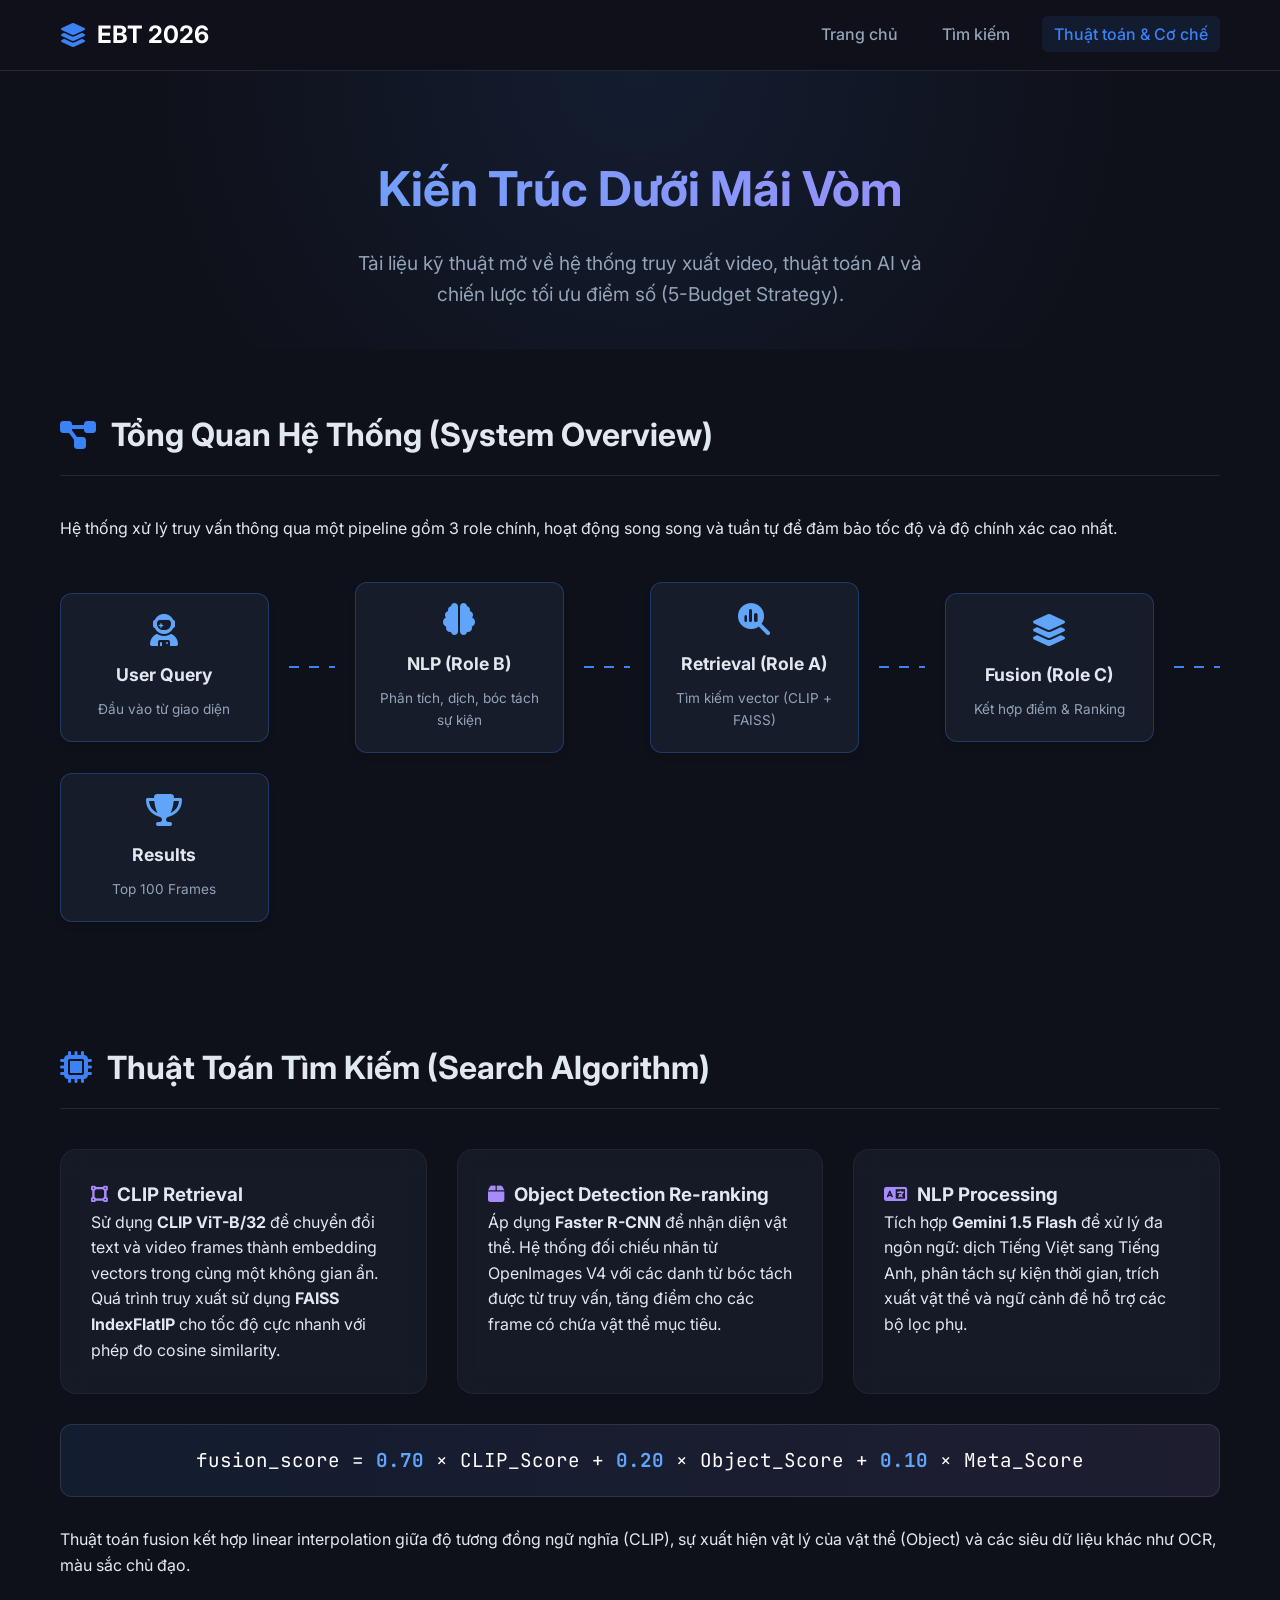
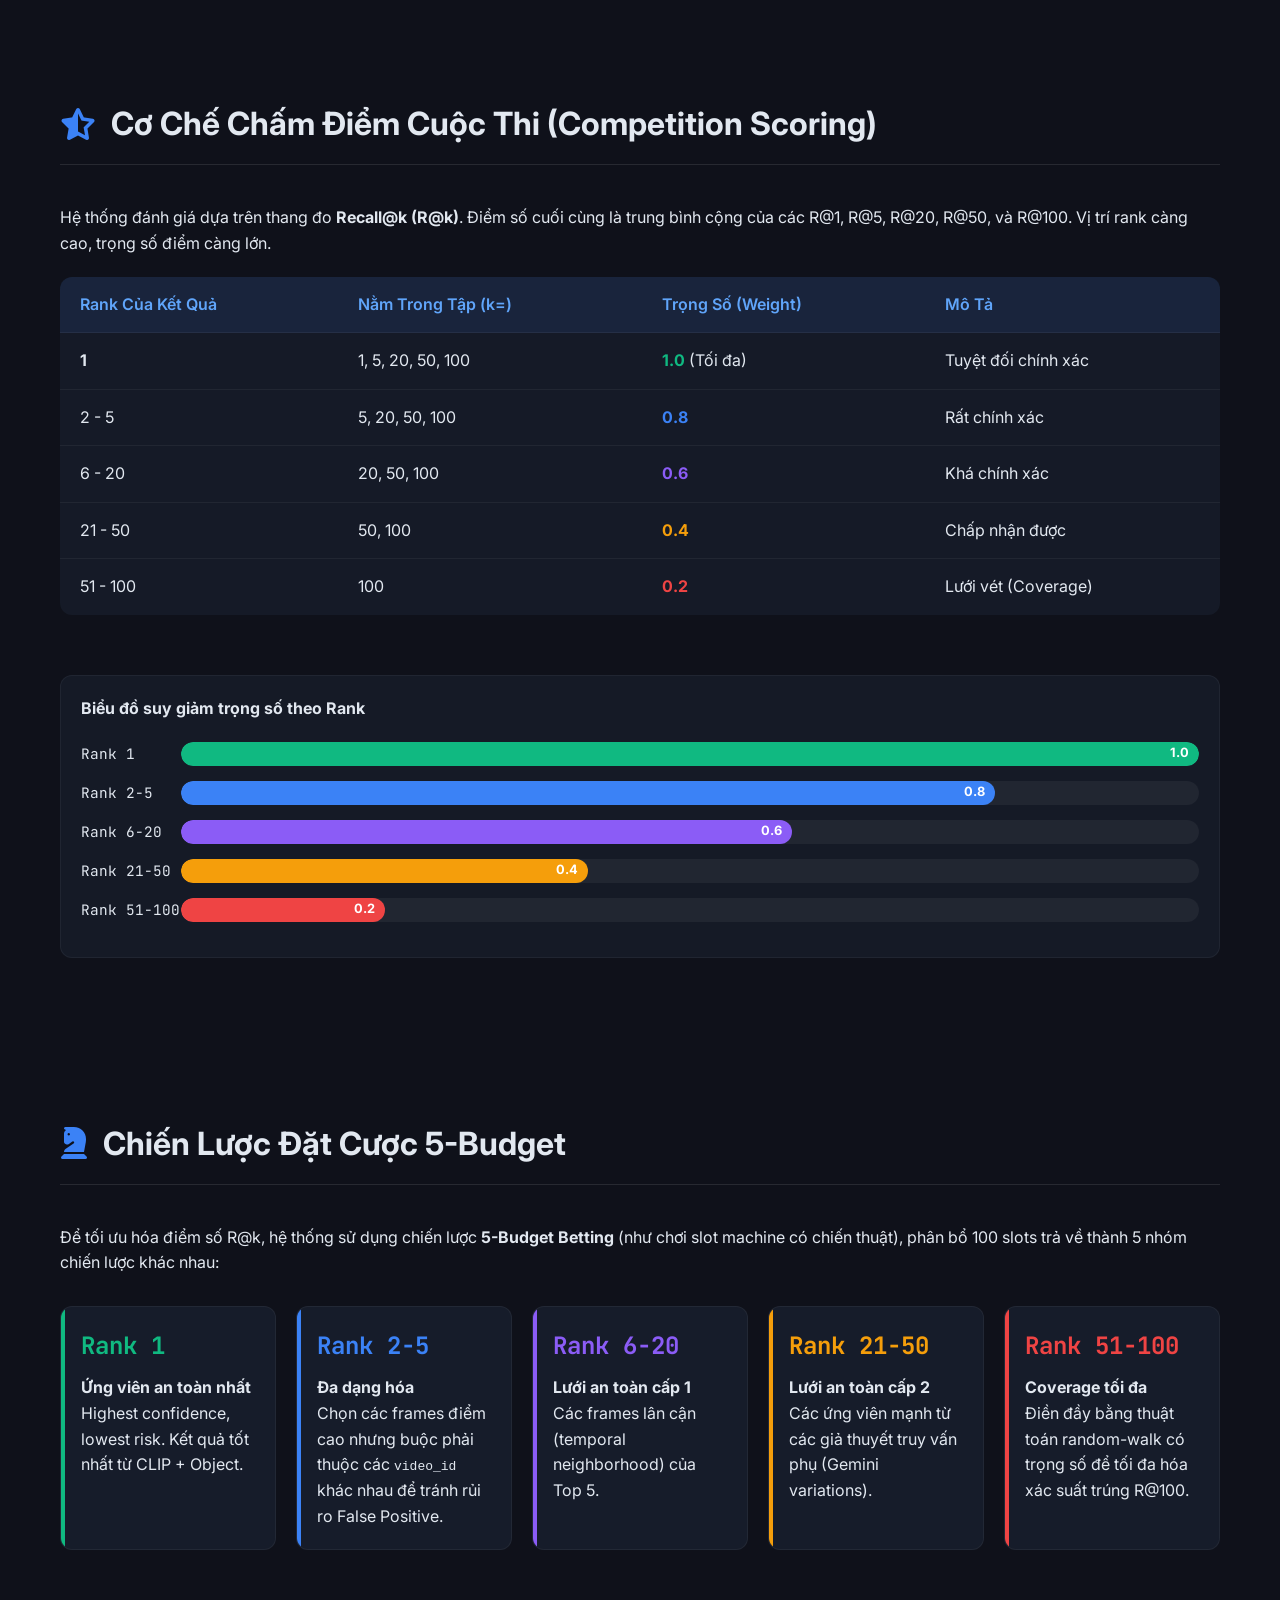
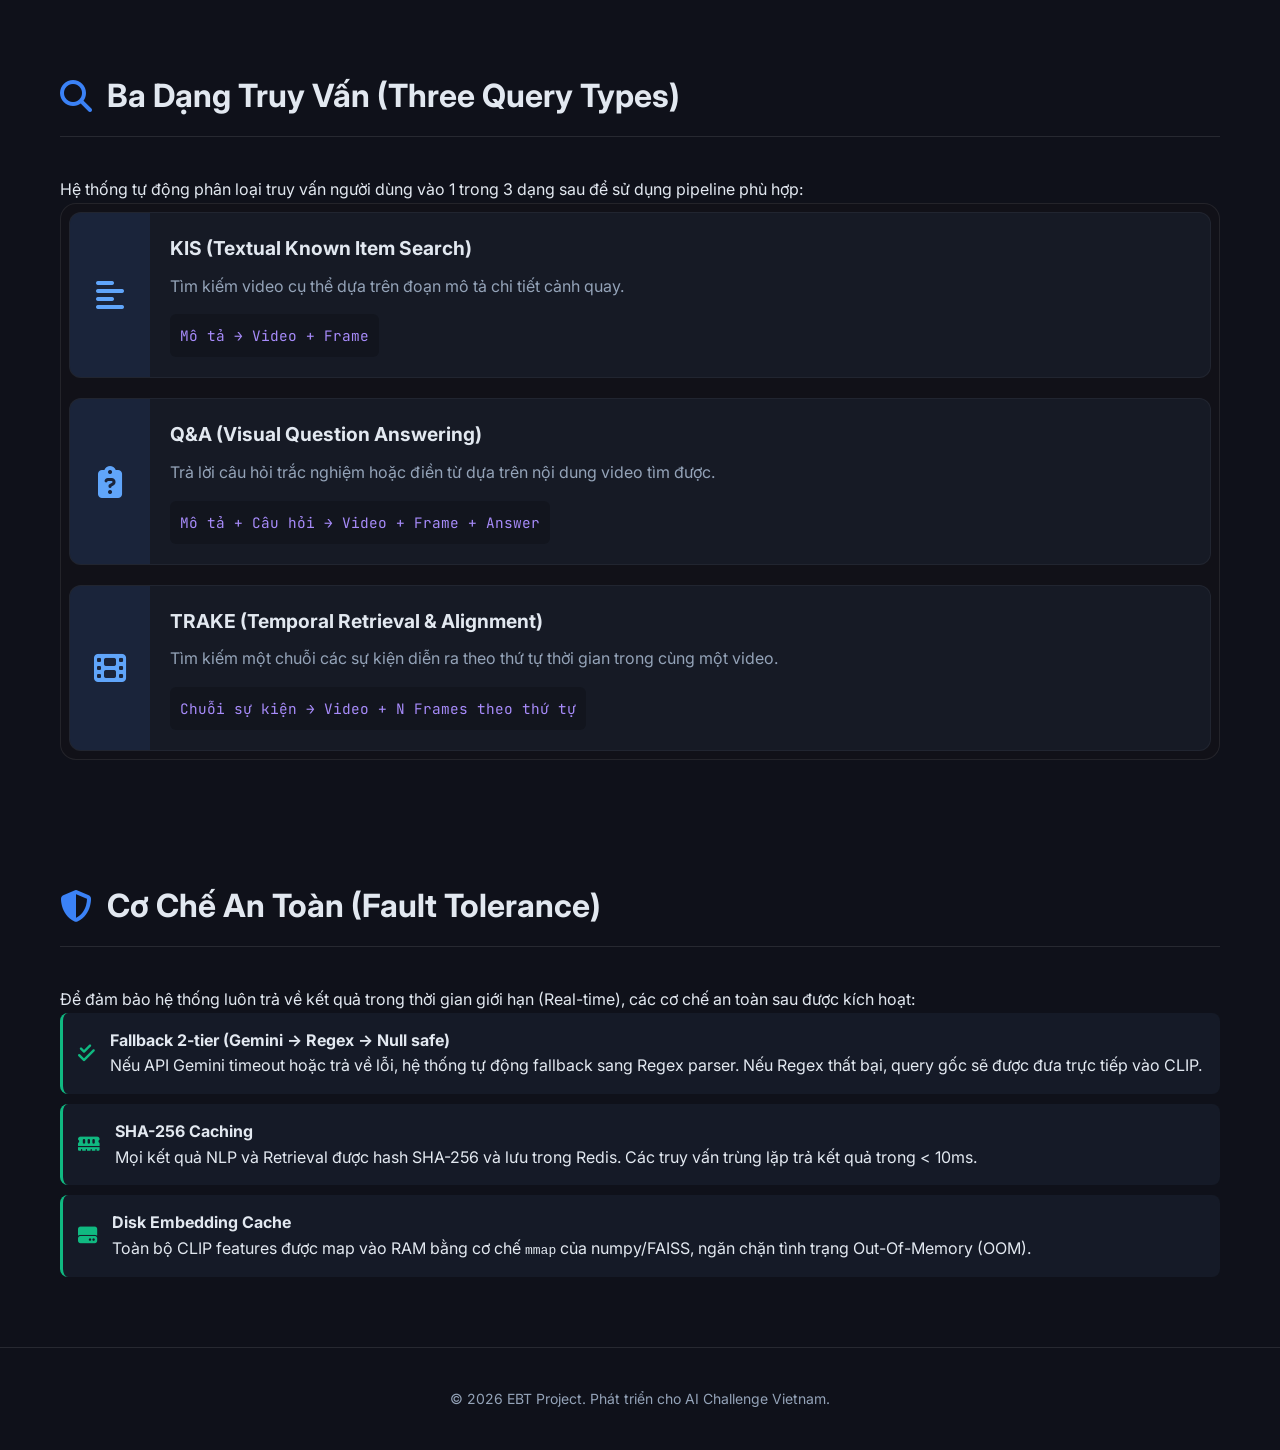
<file: api/static/algorithm.html>
<!DOCTYPE html>
<html lang="vi">
<head>
    <meta charset="UTF-8">
    <meta name="viewport" content="width=device-width, initial-scale=1.0">
    <title>Thuật toán & Cơ chế chấm - EBT Project 2026</title>
    <link rel="stylesheet" href="style.css">
    <link rel="preconnect" href="https://fonts.googleapis.com">
    <link rel="preconnect" href="https://fonts.gstatic.com" crossorigin>
    <link href="https://fonts.googleapis.com/css2?family=Inter:wght@300;400;500;600;700&family=JetBrains+Mono:wght@400;500;700&display=swap" rel="stylesheet">
    <link rel="stylesheet" href="https://cdnjs.cloudflare.com/ajax/libs/font-awesome/6.4.0/css/all.min.css">
    <style>
        /* Specific styles for the algorithm page */
        body {
            font-family: 'Inter', sans-serif;
            background-color: #0f111a;
            color: #e2e8f0;
            margin: 0;
            padding: 0;
            line-height: 1.6;
        }

        .container {
            max-width: 1200px;
            margin: 0 auto;
            padding: 0 20px;
        }

        header {
            background-color: rgba(15, 17, 26, 0.8);
            backdrop-filter: blur(10px);
            border-bottom: 1px solid rgba(255, 255, 255, 0.1);
            position: sticky;
            top: 0;
            z-index: 100;
        }

        .nav-container {
            display: flex;
            justify-content: space-between;
            align-items: center;
            height: 70px;
        }

        .logo {
            font-size: 1.5rem;
            font-weight: 700;
            color: #fff;
            text-decoration: none;
            display: flex;
            align-items: center;
            gap: 10px;
        }

        .logo i {
            color: #3b82f6;
        }

        nav ul {
            display: flex;
            list-style: none;
            gap: 20px;
            margin: 0;
            padding: 0;
        }

        nav a {
            color: #94a3b8;
            text-decoration: none;
            font-weight: 500;
            padding: 8px 12px;
            border-radius: 6px;
            transition: all 0.3s ease;
        }

        nav a:hover, nav a.active {
            color: #fff;
            background-color: rgba(59, 130, 246, 0.1);
        }

        nav a.active {
            color: #3b82f6;
        }

        .hero {
            padding: 80px 0 40px;
            text-align: center;
            background: radial-gradient(circle at top, rgba(59, 130, 246, 0.1) 0%, transparent 70%);
        }

        .hero h1 {
            font-size: 3rem;
            margin-bottom: 20px;
            background: linear-gradient(to right, #60a5fa, #a78bfa);
            background-clip: text;
            -webkit-background-clip: text;
            -webkit-text-fill-color: transparent;
        }

        .hero p {
            font-size: 1.2rem;
            color: #94a3b8;
            max-width: 600px;
            margin: 0 auto;
        }

        section {
            padding: 60px 0;
        }

        .section-title {
            font-size: 2rem;
            margin-bottom: 40px;
            display: flex;
            align-items: center;
            gap: 15px;
            border-bottom: 1px solid rgba(255, 255, 255, 0.1);
            padding-bottom: 15px;
        }

        .section-title i {
            color: #3b82f6;
        }

        /* Flowchart */
        .pipeline {
            display: flex;
            justify-content: space-between;
            align-items: center;
            flex-wrap: wrap;
            gap: 20px;
            margin-top: 40px;
            position: relative;
        }

        .pipeline-node {
            background: rgba(30, 41, 59, 0.5);
            border: 1px solid rgba(59, 130, 246, 0.3);
            border-radius: 12px;
            padding: 20px;
            width: 18%;
            text-align: center;
            position: relative;
            z-index: 2;
            transition: transform 0.3s ease;
            box-shadow: 0 4px 6px rgba(0, 0, 0, 0.1);
        }

        .pipeline-node:hover {
            transform: translateY(-5px);
            border-color: #3b82f6;
            box-shadow: 0 10px 15px -3px rgba(59, 130, 246, 0.2);
        }

        .pipeline-node i {
            font-size: 2rem;
            color: #60a5fa;
            margin-bottom: 15px;
        }

        .pipeline-node h3 {
            margin: 0 0 10px 0;
            font-size: 1.1rem;
        }

        .pipeline-node p {
            font-size: 0.85rem;
            color: #94a3b8;
            margin: 0;
        }

        .pipeline-line {
            height: 2px;
            background: linear-gradient(90deg, #3b82f6 50%, transparent 50%);
            background-size: 20px 100%;
            flex-grow: 1;
            position: relative;
            animation: moveLines 1s linear infinite;
        }

        @keyframes moveLines {
            0% { background-position: 0 0; }
            100% { background-position: 20px 0; }
        }

        /* Algo Details */
        .algo-grid {
            display: grid;
            grid-template-columns: repeat(auto-fit, minmax(300px, 1fr));
            gap: 30px;
        }

        .algo-card {
            background: rgba(30, 41, 59, 0.4);
            border: 1px solid rgba(255, 255, 255, 0.05);
            border-radius: 16px;
            padding: 30px;
            backdrop-filter: blur(10px);
        }

        .algo-card h3 {
            margin-top: 0;
            color: #e2e8f0;
            display: flex;
            align-items: center;
            gap: 10px;
        }

        .algo-card h3 i {
            color: #a78bfa;
        }
        
        .code-block {
            background: #0d1117;
            padding: 15px;
            border-radius: 8px;
            font-family: 'JetBrains Mono', monospace;
            font-size: 0.9rem;
            color: #c9d1d9;
            border: 1px solid rgba(255, 255, 255, 0.1);
            overflow-x: auto;
            margin: 15px 0;
        }

        .formula {
            background: linear-gradient(90deg, rgba(59, 130, 246, 0.1), rgba(167, 139, 250, 0.1));
            padding: 20px;
            border-radius: 12px;
            text-align: center;
            font-family: 'JetBrains Mono', monospace;
            font-size: 1.2rem;
            color: #fff;
            border: 1px solid rgba(255, 255, 255, 0.1);
            margin: 30px 0;
        }

        .highlight {
            color: #60a5fa;
            font-weight: 700;
        }

        /* Scoring Table */
        .table-responsive {
            overflow-x: auto;
        }

        table {
            width: 100%;
            border-collapse: collapse;
            margin: 20px 0;
            background: rgba(30, 41, 59, 0.4);
            border-radius: 12px;
            overflow: hidden;
        }

        th, td {
            padding: 15px 20px;
            text-align: left;
            border-bottom: 1px solid rgba(255, 255, 255, 0.05);
        }

        th {
            background: rgba(59, 130, 246, 0.1);
            color: #60a5fa;
            font-weight: 600;
        }

        tr:last-child td {
            border-bottom: none;
        }

        tr:hover {
            background: rgba(255, 255, 255, 0.02);
        }

        /* Bar Chart */
        .chart-container {
            margin: 40px 0;
            padding: 20px;
            background: rgba(30, 41, 59, 0.4);
            border-radius: 12px;
            border: 1px solid rgba(255, 255, 255, 0.05);
        }

        .bar-row {
            display: flex;
            align-items: center;
            margin-bottom: 15px;
        }

        .bar-label {
            width: 100px;
            font-family: 'JetBrains Mono', monospace;
            font-size: 0.9rem;
        }

        .bar-track {
            flex-grow: 1;
            background: rgba(255, 255, 255, 0.05);
            height: 24px;
            border-radius: 12px;
            overflow: hidden;
        }

        .bar-fill {
            height: 100%;
            display: flex;
            align-items: center;
            justify-content: flex-end;
            padding-right: 10px;
            font-size: 0.8rem;
            font-weight: bold;
            color: #fff;
            border-radius: 12px;
        }

        /* 5-Budget Cards */
        .budget-grid {
            display: grid;
            grid-template-columns: repeat(auto-fit, minmax(200px, 1fr));
            gap: 20px;
            margin-top: 30px;
        }

        .budget-card {
            background: rgba(30, 41, 59, 0.5);
            border-radius: 12px;
            padding: 20px;
            position: relative;
            overflow: hidden;
            border: 1px solid rgba(255, 255, 255, 0.05);
        }

        .budget-card::before {
            content: '';
            position: absolute;
            top: 0;
            left: 0;
            width: 4px;
            height: 100%;
        }

        .budget-card:nth-child(1)::before { background: #10b981; }
        .budget-card:nth-child(2)::before { background: #3b82f6; }
        .budget-card:nth-child(3)::before { background: #8b5cf6; }
        .budget-card:nth-child(4)::before { background: #f59e0b; }
        .budget-card:nth-child(5)::before { background: #ef4444; }

        .budget-rank {
            font-family: 'JetBrains Mono', monospace;
            font-size: 1.5rem;
            font-weight: 700;
            margin-bottom: 10px;
        }
        
        .budget-card:nth-child(1) .budget-rank { color: #10b981; }
        .budget-card:nth-child(2) .budget-rank { color: #3b82f6; }
        .budget-card:nth-child(3) .budget-rank { color: #8b5cf6; }
        .budget-card:nth-child(4) .budget-rank { color: #f59e0b; }
        .budget-card:nth-child(5) .budget-rank { color: #ef4444; }

        /* Query Types */
        .query-types {
            display: flex;
            flex-direction: column;
            gap: 20px;
        }

        .query-card {
            display: flex;
            background: rgba(30, 41, 59, 0.4);
            border-radius: 12px;
            border: 1px solid rgba(255, 255, 255, 0.05);
            overflow: hidden;
        }

        .query-icon {
            width: 80px;
            background: rgba(59, 130, 246, 0.1);
            display: flex;
            align-items: center;
            justify-content: center;
            font-size: 2rem;
            color: #60a5fa;
        }

        .query-content {
            padding: 20px;
            flex-grow: 1;
        }

        .query-content h4 {
            margin: 0 0 10px 0;
            color: #e2e8f0;
            font-size: 1.2rem;
        }

        .query-content p {
            margin: 0;
            color: #94a3b8;
        }

        .query-flow {
            margin-top: 15px;
            font-family: 'JetBrains Mono', monospace;
            font-size: 0.9rem;
            color: #a78bfa;
            background: rgba(0, 0, 0, 0.2);
            padding: 10px;
            border-radius: 6px;
            display: inline-block;
        }

        /* Safety */
        .safety-list {
            list-style: none;
            padding: 0;
        }

        .safety-list li {
            padding: 15px;
            background: rgba(30, 41, 59, 0.4);
            margin-bottom: 10px;
            border-radius: 8px;
            display: flex;
            align-items: center;
            gap: 15px;
            border-left: 3px solid #10b981;
        }

        .safety-list li i {
            color: #10b981;
            font-size: 1.2rem;
        }

        footer {
            background-color: #0f111a;
            border-top: 1px solid rgba(255, 255, 255, 0.1);
            padding: 40px 0;
            text-align: center;
            color: #94a3b8;
        }

        @media (max-width: 768px) {
            .pipeline {
                flex-direction: column;
            }
            .pipeline-node {
                width: 100%;
            }
            .pipeline-line {
                width: 2px;
                height: 40px;
                background: linear-gradient(180deg, #3b82f6 50%, transparent 50%);
                background-size: 100% 20px;
                animation: moveLinesVert 1s linear infinite;
            }
            @keyframes moveLinesVert {
                0% { background-position: 0 0; }
                100% { background-position: 0 20px; }
            }
            .query-card {
                flex-direction: column;
            }
            .query-icon {
                width: 100%;
                height: 80px;
            }
        }
    </style>
</head>
<body>

    <header>
        <div class="container nav-container">
            <a href="index.html" class="logo"><i class="fa-solid fa-layer-group"></i> EBT 2026</a>
            <nav>
                <ul>
                    <li><a href="index.html">Trang chủ</a></li>
                    <li><a href="search.html">Tìm kiếm</a></li>
                    <li><a href="algorithm.html" class="active">Thuật toán & Cơ chế</a></li>
                </ul>
            </nav>
        </div>
    </header>

    <div class="hero">
        <div class="container">
            <h1>Kiến Trúc Dưới Mái Vòm</h1>
            <p>Tài liệu kỹ thuật mở về hệ thống truy xuất video, thuật toán AI và chiến lược tối ưu điểm số (5-Budget Strategy).</p>
        </div>
    </div>

    <div class="container">
        <!-- Section 1: Tổng Quan Hệ Thống -->
        <section id="overview">
            <h2 class="section-title"><i class="fa-solid fa-diagram-project"></i> Tổng Quan Hệ Thống (System Overview)</h2>
            <p>Hệ thống xử lý truy vấn thông qua một pipeline gồm 3 role chính, hoạt động song song và tuần tự để đảm bảo tốc độ và độ chính xác cao nhất.</p>
            
            <div class="pipeline">
                <div class="pipeline-node">
                    <i class="fa-solid fa-user-astronaut"></i>
                    <h3>User Query</h3>
                    <p>Đầu vào từ giao diện</p>
                </div>
                <div class="pipeline-line"></div>
                <div class="pipeline-node">
                    <i class="fa-solid fa-brain"></i>
                    <h3>NLP (Role B)</h3>
                    <p>Phân tích, dịch, bóc tách sự kiện</p>
                </div>
                <div class="pipeline-line"></div>
                <div class="pipeline-node">
                    <i class="fa-solid fa-magnifying-glass-chart"></i>
                    <h3>Retrieval (Role A)</h3>
                    <p>Tìm kiếm vector (CLIP + FAISS)</p>
                </div>
                <div class="pipeline-line"></div>
                <div class="pipeline-node">
                    <i class="fa-solid fa-layer-group"></i>
                    <h3>Fusion (Role C)</h3>
                    <p>Kết hợp điểm & Ranking</p>
                </div>
                <div class="pipeline-line"></div>
                <div class="pipeline-node">
                    <i class="fa-solid fa-trophy"></i>
                    <h3>Results</h3>
                    <p>Top 100 Frames</p>
                </div>
            </div>
        </section>

        <!-- Section 2: Thuật Toán Tìm Kiếm -->
        <section id="algorithm">
            <h2 class="section-title"><i class="fa-solid fa-microchip"></i> Thuật Toán Tìm Kiếm (Search Algorithm)</h2>
            
            <div class="algo-grid">
                <div class="algo-card">
                    <h3><i class="fa-solid fa-vector-square"></i> CLIP Retrieval</h3>
                    <p>Sử dụng <strong>CLIP ViT-B/32</strong> để chuyển đổi text và video frames thành embedding vectors trong cùng một không gian ẩn. Quá trình truy xuất sử dụng <strong>FAISS IndexFlatIP</strong> cho tốc độ cực nhanh với phép đo cosine similarity.</p>
                </div>
                <div class="algo-card">
                    <h3><i class="fa-solid fa-box"></i> Object Detection Re-ranking</h3>
                    <p>Áp dụng <strong>Faster R-CNN</strong> để nhận diện vật thể. Hệ thống đối chiếu nhãn từ OpenImages V4 với các danh từ bóc tách được từ truy vấn, tăng điểm cho các frame có chứa vật thể mục tiêu.</p>
                </div>
                <div class="algo-card">
                    <h3><i class="fa-solid fa-language"></i> NLP Processing</h3>
                    <p>Tích hợp <strong>Gemini 1.5 Flash</strong> để xử lý đa ngôn ngữ: dịch Tiếng Việt sang Tiếng Anh, phân tách sự kiện thời gian, trích xuất vật thể và ngữ cảnh để hỗ trợ các bộ lọc phụ.</p>
                </div>
            </div>

            <div class="formula">
                fusion_score = <span class="highlight">0.70</span> &times; CLIP_Score + <span class="highlight">0.20</span> &times; Object_Score + <span class="highlight">0.10</span> &times; Meta_Score
            </div>
            
            <p>Thuật toán fusion kết hợp linear interpolation giữa độ tương đồng ngữ nghĩa (CLIP), sự xuất hiện vật lý của vật thể (Object) và các siêu dữ liệu khác như OCR, màu sắc chủ đạo.</p>
        </section>

        <!-- Section 3: Cơ Chế Chấm Điểm -->
        <section id="scoring">
            <h2 class="section-title"><i class="fa-solid fa-star-half-stroke"></i> Cơ Chế Chấm Điểm Cuộc Thi (Competition Scoring)</h2>
            <p>Hệ thống đánh giá dựa trên thang đo <strong>Recall@k (R@k)</strong>. Điểm số cuối cùng là trung bình cộng của các R@1, R@5, R@20, R@50, và R@100. Vị trí rank càng cao, trọng số điểm càng lớn.</p>

            <div class="table-responsive">
                <table>
                    <thead>
                        <tr>
                            <th>Rank Của Kết Quả</th>
                            <th>Nằm Trong Tập (k=)</th>
                            <th>Trọng Số (Weight)</th>
                            <th>Mô Tả</th>
                        </tr>
                    </thead>
                    <tbody>
                        <tr>
                            <td><strong>1</strong></td>
                            <td>1, 5, 20, 50, 100</td>
                            <td><span style="color: #10b981; font-weight: bold;">1.0</span> (Tối đa)</td>
                            <td>Tuyệt đối chính xác</td>
                        </tr>
                        <tr>
                            <td>2 - 5</td>
                            <td>5, 20, 50, 100</td>
                            <td><span style="color: #3b82f6; font-weight: bold;">0.8</span></td>
                            <td>Rất chính xác</td>
                        </tr>
                        <tr>
                            <td>6 - 20</td>
                            <td>20, 50, 100</td>
                            <td><span style="color: #8b5cf6; font-weight: bold;">0.6</span></td>
                            <td>Khá chính xác</td>
                        </tr>
                        <tr>
                            <td>21 - 50</td>
                            <td>50, 100</td>
                            <td><span style="color: #f59e0b; font-weight: bold;">0.4</span></td>
                            <td>Chấp nhận được</td>
                        </tr>
                        <tr>
                            <td>51 - 100</td>
                            <td>100</td>
                            <td><span style="color: #ef4444; font-weight: bold;">0.2</span></td>
                            <td>Lưới vét (Coverage)</td>
                        </tr>
                    </tbody>
                </table>
            </div>

            <div class="chart-container">
                <h4 style="margin-top: 0; margin-bottom: 20px; color: #e2e8f0;">Biểu đồ suy giảm trọng số theo Rank</h4>
                <div class="bar-row">
                    <div class="bar-label">Rank 1</div>
                    <div class="bar-track"><div class="bar-fill" style="width: 100%; background: #10b981;">1.0</div></div>
                </div>
                <div class="bar-row">
                    <div class="bar-label">Rank 2-5</div>
                    <div class="bar-track"><div class="bar-fill" style="width: 80%; background: #3b82f6;">0.8</div></div>
                </div>
                <div class="bar-row">
                    <div class="bar-label">Rank 6-20</div>
                    <div class="bar-track"><div class="bar-fill" style="width: 60%; background: #8b5cf6;">0.6</div></div>
                </div>
                <div class="bar-row">
                    <div class="bar-label">Rank 21-50</div>
                    <div class="bar-track"><div class="bar-fill" style="width: 40%; background: #f59e0b;">0.4</div></div>
                </div>
                <div class="bar-row">
                    <div class="bar-label">Rank 51-100</div>
                    <div class="bar-track"><div class="bar-fill" style="width: 20%; background: #ef4444;">0.2</div></div>
                </div>
            </div>
        </section>

        <!-- Section 4: Chiến Lược 5-Budget -->
        <section id="strategy">
            <h2 class="section-title"><i class="fa-solid fa-chess-knight"></i> Chiến Lược Đặt Cược 5-Budget</h2>
            <p>Để tối ưu hóa điểm số R@k, hệ thống sử dụng chiến lược <strong>5-Budget Betting</strong> (như chơi slot machine có chiến thuật), phân bổ 100 slots trả về thành 5 nhóm chiến lược khác nhau:</p>
            
            <div class="budget-grid">
                <div class="budget-card">
                    <div class="budget-rank">Rank 1</div>
                    <h4>Ứng viên an toàn nhất</h4>
                    <p>Highest confidence, lowest risk. Kết quả tốt nhất từ CLIP + Object.</p>
                </div>
                <div class="budget-card">
                    <div class="budget-rank">Rank 2-5</div>
                    <h4>Đa dạng hóa</h4>
                    <p>Chọn các frames điểm cao nhưng buộc phải thuộc các <code>video_id</code> khác nhau để tránh rủi ro False Positive.</p>
                </div>
                <div class="budget-card">
                    <div class="budget-rank">Rank 6-20</div>
                    <h4>Lưới an toàn cấp 1</h4>
                    <p>Các frames lân cận (temporal neighborhood) của Top 5.</p>
                </div>
                <div class="budget-card">
                    <div class="budget-rank">Rank 21-50</div>
                    <h4>Lưới an toàn cấp 2</h4>
                    <p>Các ứng viên mạnh từ các giả thuyết truy vấn phụ (Gemini variations).</p>
                </div>
                <div class="budget-card">
                    <div class="budget-rank">Rank 51-100</div>
                    <h4>Coverage tối đa</h4>
                    <p>Điền đầy bằng thuật toán random-walk có trọng số để tối đa hóa xác suất trúng R@100.</p>
                </div>
            </div>
        </section>

        <!-- Section 5: Ba Dạng Truy Vấn -->
        <section id="query-types">
            <h2 class="section-title"><i class="fa-solid fa-magnifying-glass"></i> Ba Dạng Truy Vấn (Three Query Types)</h2>
            <p>Hệ thống tự động phân loại truy vấn người dùng vào 1 trong 3 dạng sau để sử dụng pipeline phù hợp:</p>

            <div class="query-types">
                <div class="query-card">
                    <div class="query-icon"><i class="fa-solid fa-align-left"></i></div>
                    <div class="query-content">
                        <h4>KIS (Textual Known Item Search)</h4>
                        <p>Tìm kiếm video cụ thể dựa trên đoạn mô tả chi tiết cảnh quay.</p>
                        <div class="query-flow">Mô tả &rarr; Video + Frame</div>
                    </div>
                </div>
                
                <div class="query-card">
                    <div class="query-icon"><i class="fa-solid fa-clipboard-question"></i></div>
                    <div class="query-content">
                        <h4>Q&A (Visual Question Answering)</h4>
                        <p>Trả lời câu hỏi trắc nghiệm hoặc điền từ dựa trên nội dung video tìm được.</p>
                        <div class="query-flow">Mô tả + Câu hỏi &rarr; Video + Frame + Answer</div>
                    </div>
                </div>

                <div class="query-card">
                    <div class="query-icon"><i class="fa-solid fa-film"></i></div>
                    <div class="query-content">
                        <h4>TRAKE (Temporal Retrieval & Alignment)</h4>
                        <p>Tìm kiếm một chuỗi các sự kiện diễn ra theo thứ tự thời gian trong cùng một video.</p>
                        <div class="query-flow">Chuỗi sự kiện &rarr; Video + N Frames theo thứ tự</div>
                    </div>
                </div>
            </div>
        </section>

        <!-- Section 6: Cơ Chế An Toàn -->
        <section id="safety">
            <h2 class="section-title"><i class="fa-solid fa-shield-halved"></i> Cơ Chế An Toàn (Fault Tolerance)</h2>
            <p>Để đảm bảo hệ thống luôn trả về kết quả trong thời gian giới hạn (Real-time), các cơ chế an toàn sau được kích hoạt:</p>
            
            <ul class="safety-list">
                <li>
                    <i class="fa-solid fa-check-double"></i>
                    <div>
                        <strong>Fallback 2-tier (Gemini &rarr; Regex &rarr; Null safe)</strong><br>
                        Nếu API Gemini timeout hoặc trả về lỗi, hệ thống tự động fallback sang Regex parser. Nếu Regex thất bại, query gốc sẽ được đưa trực tiếp vào CLIP.
                    </div>
                </li>
                <li>
                    <i class="fa-solid fa-memory"></i>
                    <div>
                        <strong>SHA-256 Caching</strong><br>
                        Mọi kết quả NLP và Retrieval được hash SHA-256 và lưu trong Redis. Các truy vấn trùng lặp trả kết quả trong &lt; 10ms.
                    </div>
                </li>
                <li>
                    <i class="fa-solid fa-hard-drive"></i>
                    <div>
                        <strong>Disk Embedding Cache</strong><br>
                        Toàn bộ CLIP features được map vào RAM bằng cơ chế <code>mmap</code> của numpy/FAISS, ngăn chặn tình trạng Out-Of-Memory (OOM).
                    </div>
                </li>
            </ul>
        </section>
    </div>

    <footer>
        <div class="container">
            <p>&copy; 2026 EBT Project. Phát triển cho AI Challenge Vietnam.</p>
        </div>
    </footer>

</body>
</html>
</file>
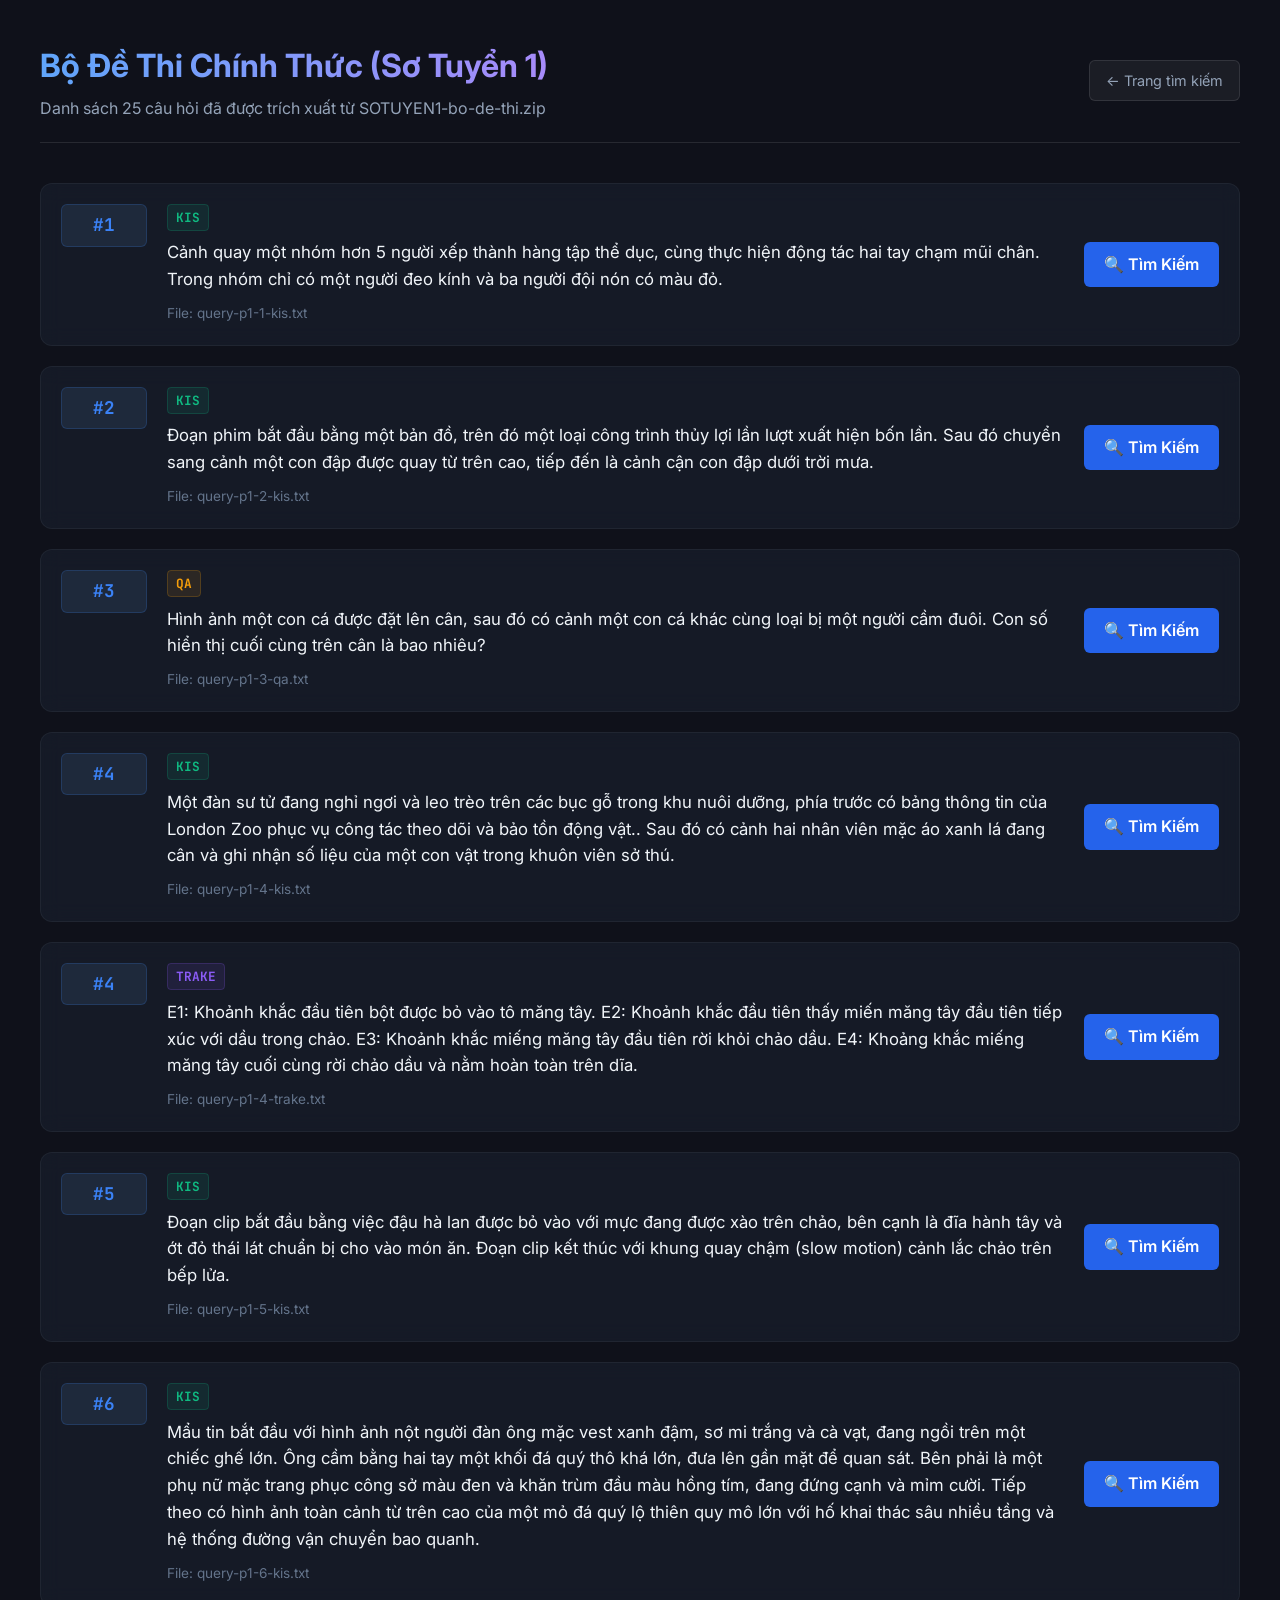
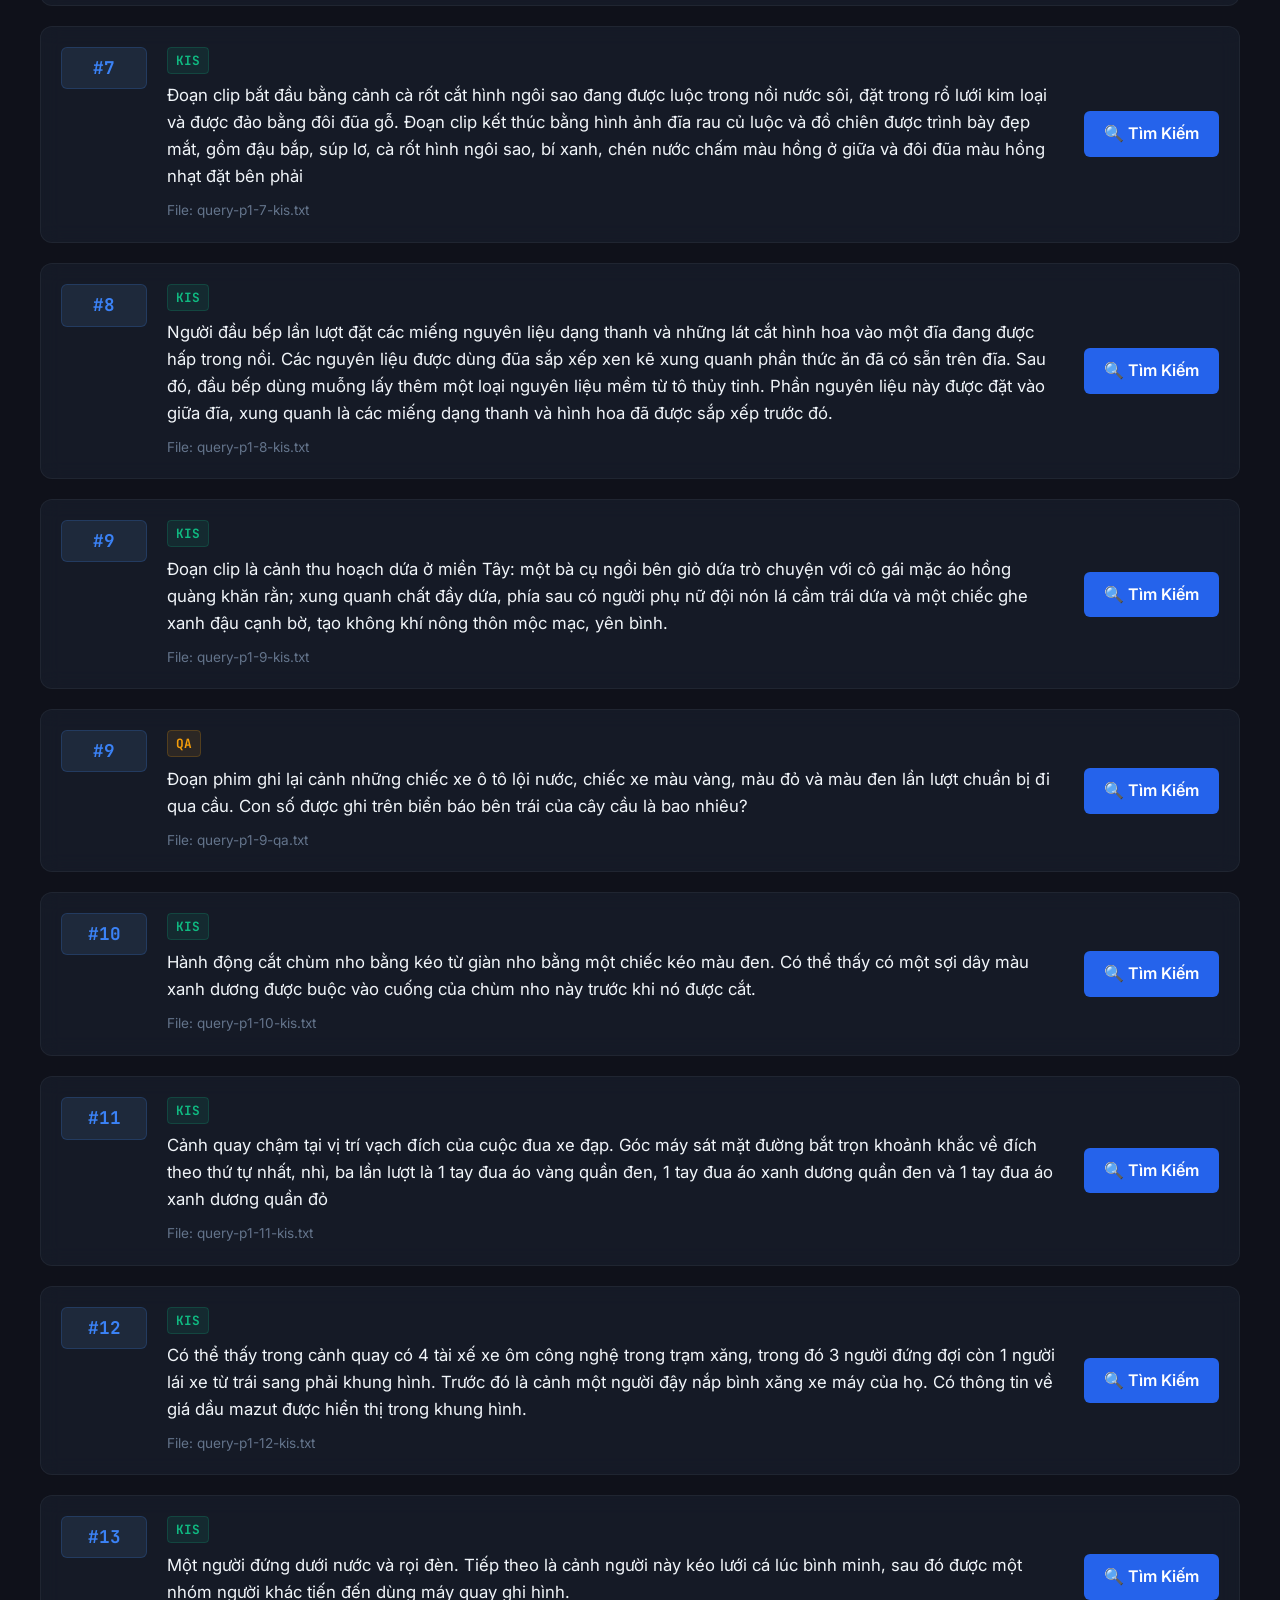
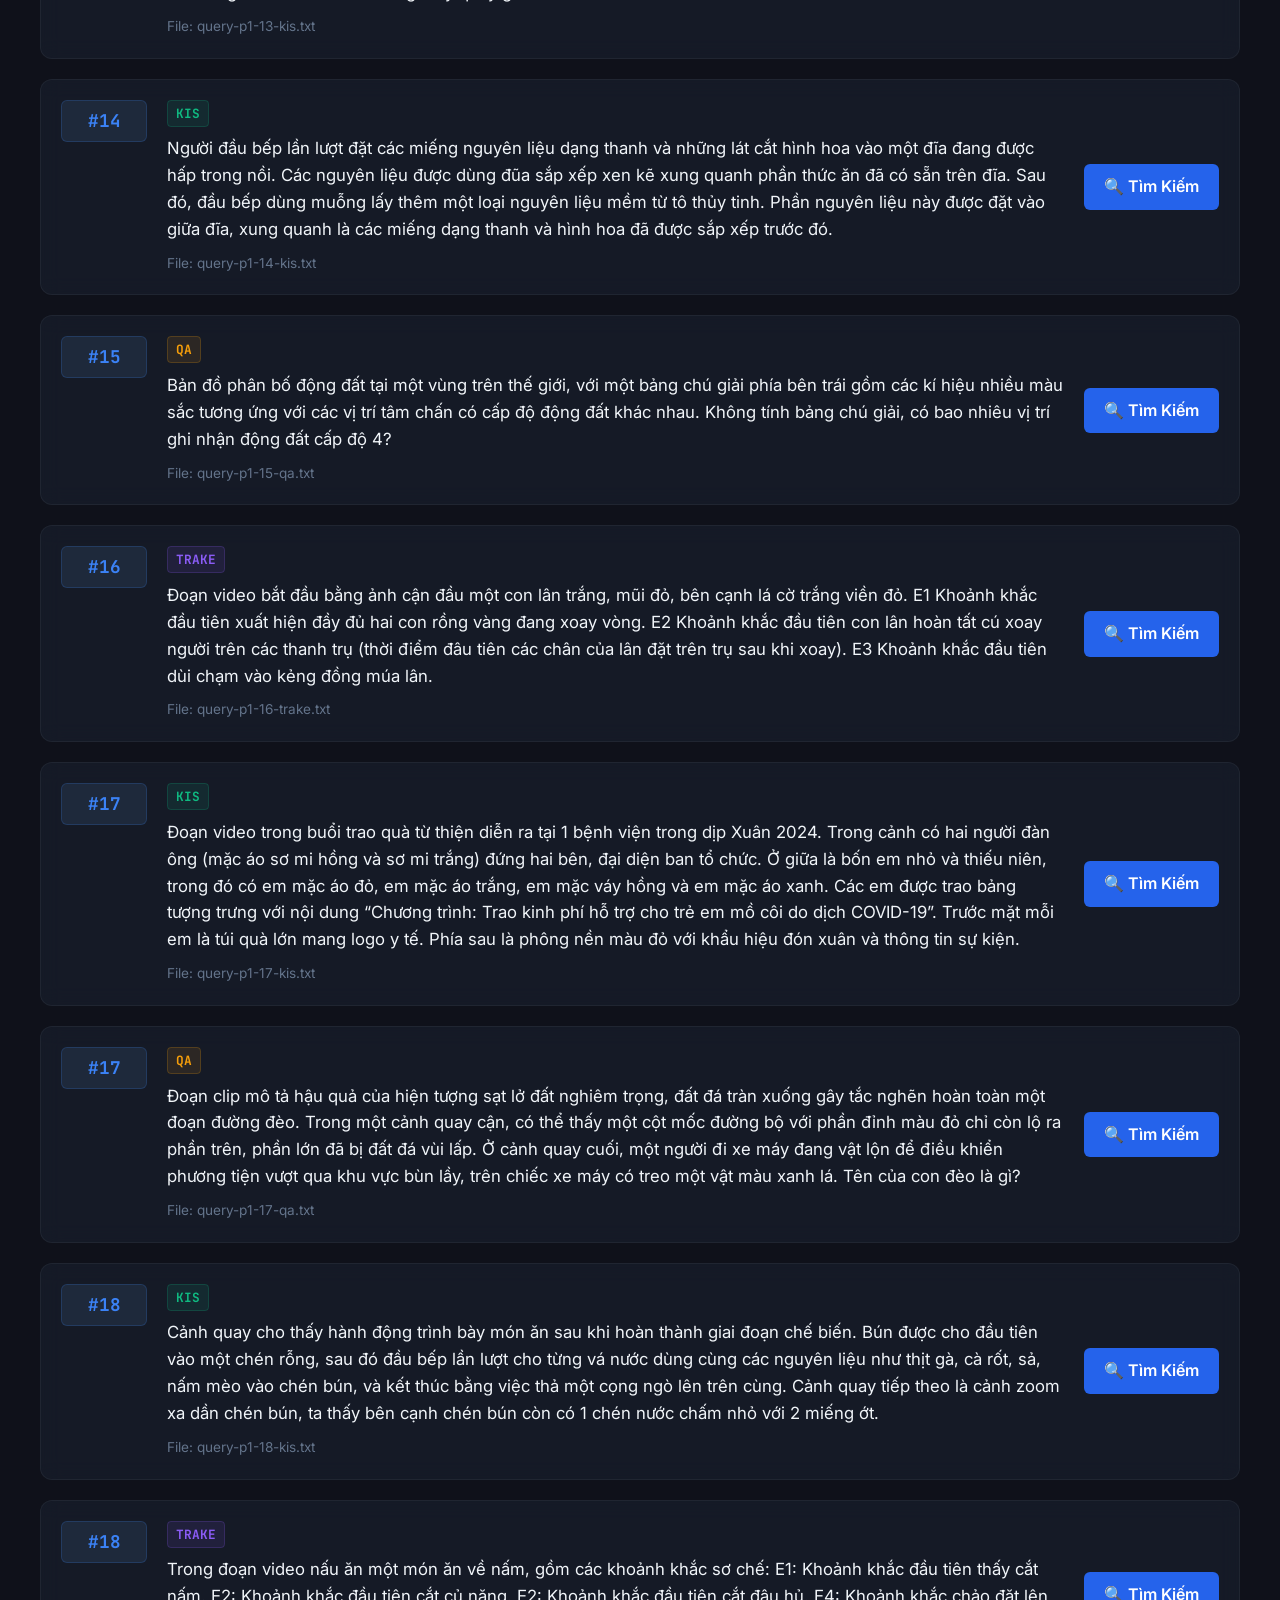
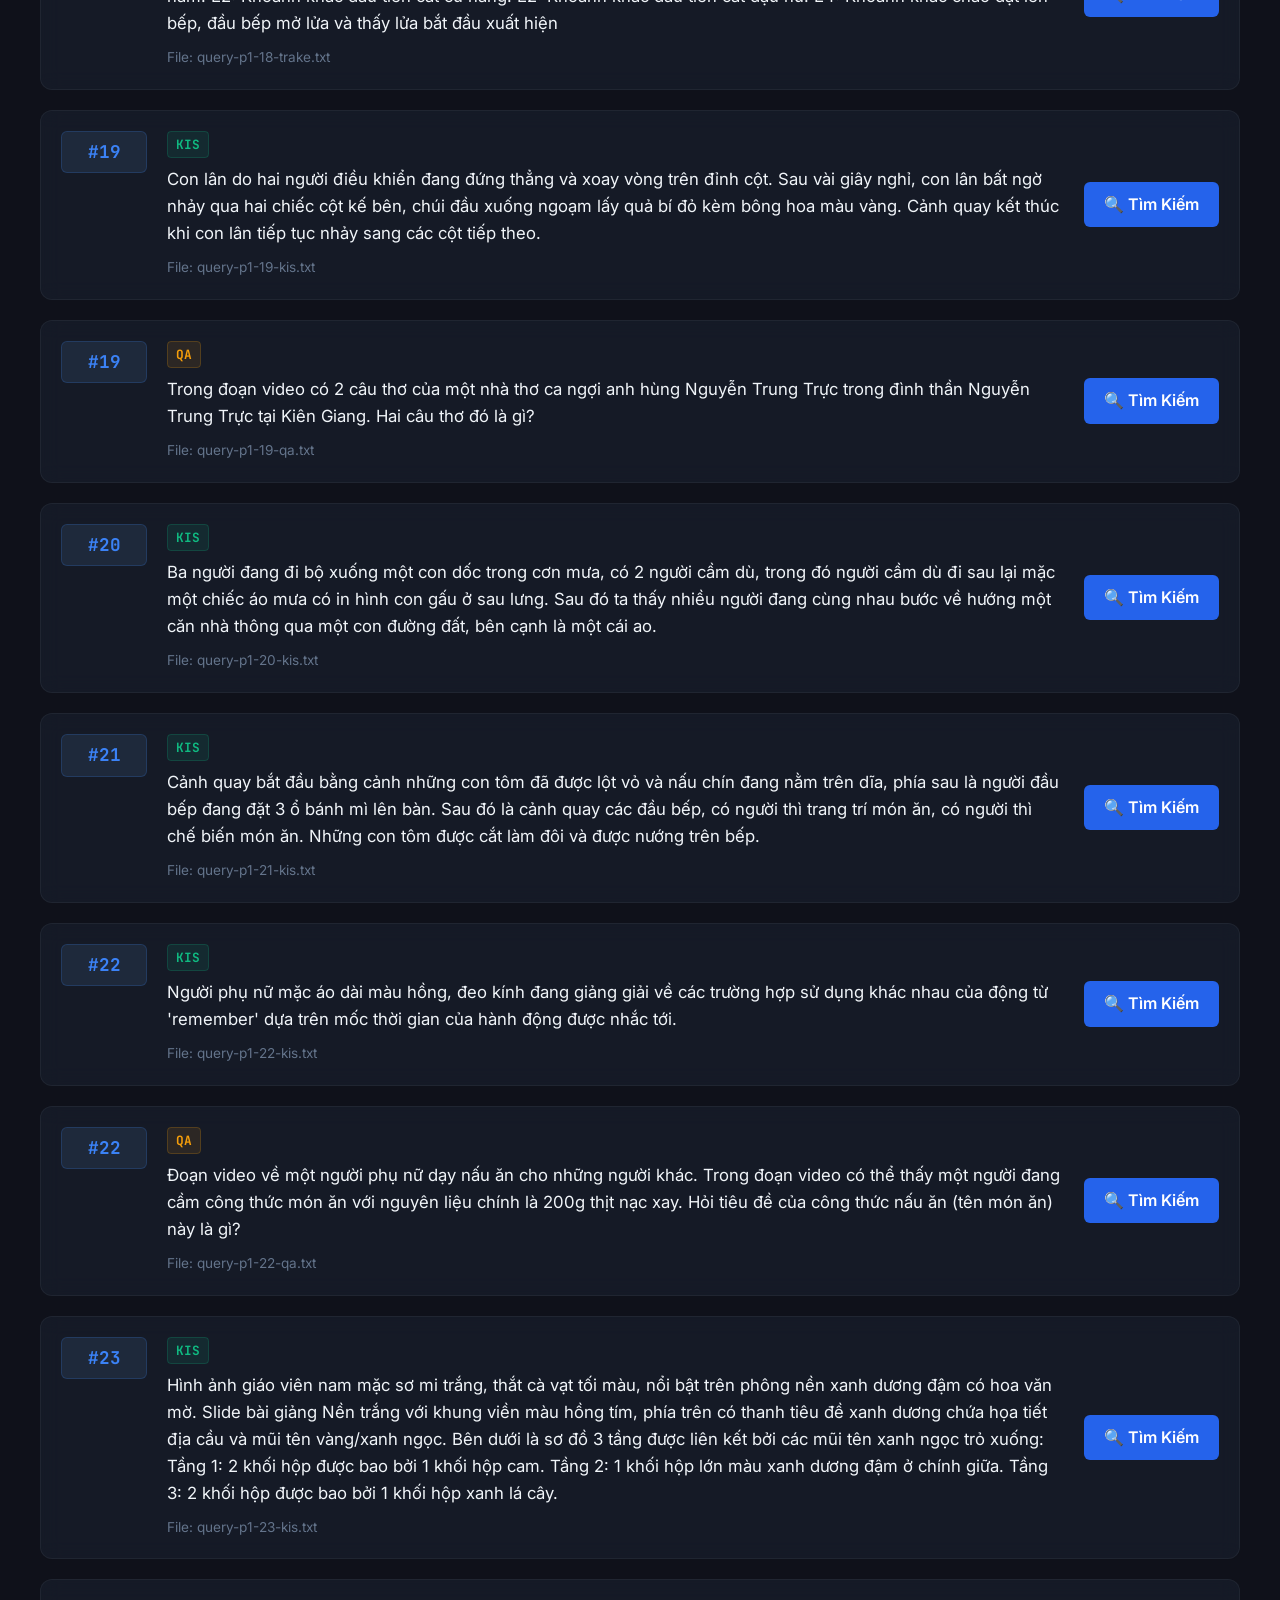
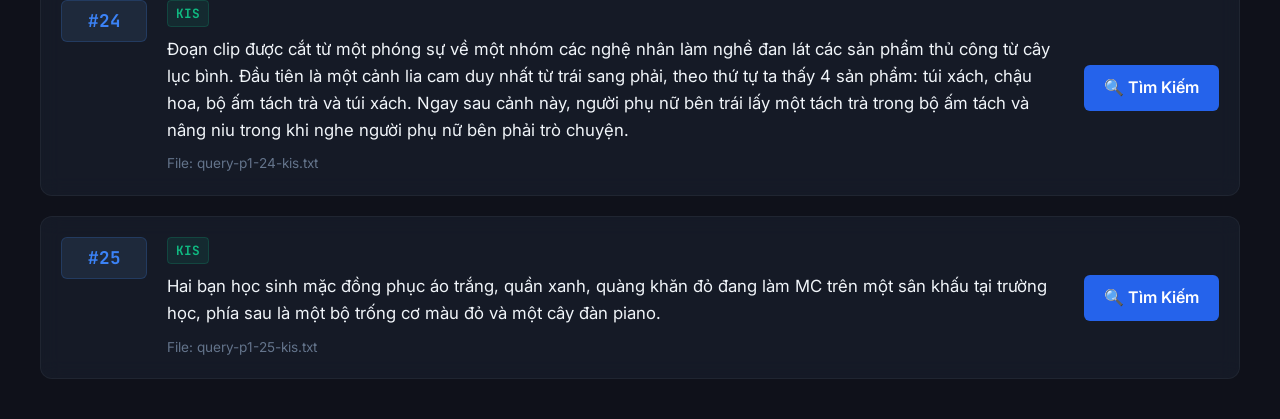
<file: api/static/exam.html>
<!DOCTYPE html>
<html lang="vi">
<head>
    <meta charset="UTF-8">
    <meta name="viewport" content="width=device-width, initial-scale=1.0">
    <title>Bộ Đề Thi Chính Thức - EBT Vision Search</title>
    <link rel="preconnect" href="https://fonts.googleapis.com">
    <link rel="preconnect" href="https://fonts.gstatic.com" crossorigin>
    <link href="https://fonts.googleapis.com/css2?family=Inter:wght@300;400;500;600;700&family=JetBrains+Mono:wght@400;500;700&display=swap" rel="stylesheet">
    <style>
        body {
            font-family: 'Inter', sans-serif;
            background-color: #0f111a;
            color: #e2e8f0;
            margin: 0;
            padding: 0;
            line-height: 1.6;
        }
        .container {
            max-width: 1200px;
            margin: 0 auto;
            padding: 40px 20px;
        }
        header {
            margin-bottom: 40px;
            border-bottom: 1px solid rgba(255, 255, 255, 0.1);
            padding-bottom: 20px;
            display: flex;
            justify-content: space-between;
            align-items: center;
        }
        h1 {
            margin: 0;
            background: linear-gradient(to right, #60a5fa, #a78bfa);
            -webkit-background-clip: text;
            -webkit-text-fill-color: transparent;
            font-size: 2rem;
        }
        .back-btn {
            background: rgba(255,255,255,0.05);
            border: 1px solid rgba(255,255,255,0.1);
            color: #94a3b8;
            padding: 8px 16px;
            border-radius: 6px;
            text-decoration: none;
            font-size: 0.9rem;
            transition: all 0.2s;
        }
        .back-btn:hover {
            color: #fff;
            background: rgba(255,255,255,0.1);
        }
        .grid {
            display: grid;
            grid-template-columns: 1fr;
            gap: 20px;
        }
        .card {
            background: rgba(30, 41, 59, 0.4);
            border: 1px solid rgba(255, 255, 255, 0.05);
            border-radius: 12px;
            padding: 20px;
            display: flex;
            align-items: flex-start;
            gap: 20px;
            backdrop-filter: blur(10px);
            transition: transform 0.2s, border-color 0.2s;
        }
        .card:hover {
            transform: translateY(-2px);
            border-color: rgba(96, 165, 250, 0.3);
        }
        .q-badge {
            font-family: 'JetBrains Mono', monospace;
            background: #1e293b;
            color: #3b82f6;
            padding: 6px 12px;
            border-radius: 6px;
            font-weight: 700;
            font-size: 1.1rem;
            min-width: 60px;
            text-align: center;
            border: 1px solid rgba(59, 130, 246, 0.2);
        }
        .type-badge {
            font-family: 'JetBrains Mono', monospace;
            padding: 4px 8px;
            border-radius: 4px;
            font-size: 0.8rem;
            font-weight: bold;
        }
        .type-KIS {
            background: rgba(16, 185, 129, 0.1);
            color: #10b981;
            border: 1px solid rgba(16, 185, 129, 0.2);
        }
        .type-QA {
            background: rgba(245, 158, 11, 0.1);
            color: #f59e0b;
            border: 1px solid rgba(245, 158, 11, 0.2);
        }
        .type-TRAKE {
            background: rgba(139, 92, 246, 0.1);
            color: #8b5cf6;
            border: 1px solid rgba(139, 92, 246, 0.2);
        }
        .content {
            flex-grow: 1;
        }
        .text {
            font-size: 1.05rem;
            margin: 10px 0;
            color: #f1f5f9;
        }
        .meta-info {
            font-size: 0.85rem;
            color: #64748b;
        }
        .action-area {
            display: flex;
            flex-direction: column;
            gap: 10px;
            align-self: center;
        }
        .btn {
            background: #2563eb;
            color: white;
            border: none;
            padding: 10px 20px;
            border-radius: 6px;
            font-weight: 600;
            cursor: pointer;
            text-decoration: none;
            text-align: center;
            transition: background 0.2s;
            white-space: nowrap;
        }
        .btn:hover {
            background: #1d4ed8;
        }
    </style>
</head>
<body>
    <div class="container">
        <header>
            <div>
                <h1>Bộ Đề Thi Chính Thức (Sơ Tuyển 1)</h1>
                <p style="color: #94a3b8; margin: 5px 0 0 0;">Danh sách 25 câu hỏi đã được trích xuất từ SOTUYEN1-bo-de-thi.zip</p>
            </div>
            <a href="index.html" class="back-btn">← Trang tìm kiếm</a>
        </header>

        <div class="grid">

            <div class="card">
                <div class="q-badge">#1</div>
                <div class="content">
                    <span class="type-badge type-KIS">KIS</span>
                    <div class="text">Cảnh quay một nhóm hơn 5 người xếp thành hàng tập thể dục, cùng thực hiện động tác hai tay chạm mũi chân. Trong nhóm chỉ có một người đeo kính và ba người đội nón có màu đỏ.</div>
                    <div class="meta-info">File: query-p1-1-kis.txt</div>
                </div>
                <div class="action-area">
                    <a href="index.html?query=C%E1%BA%A3nh%20quay%20m%E1%BB%99t%20nh%C3%B3m%20h%C6%A1n%205%20ng%C6%B0%E1%BB%9Di%20x%E1%BA%BFp%20th%C3%A0nh%20h%C3%A0ng%20t%E1%BA%ADp%20th%E1%BB%83%20d%E1%BB%A5c%2C%20c%C3%B9ng%20th%E1%BB%B1c%20hi%E1%BB%87n%20%C4%91%E1%BB%99ng%20t%C3%A1c%20hai%20tay%20ch%E1%BA%A1m%20m%C5%A9i%20ch%C3%A2n.%20Trong%20nh%C3%B3m%20ch%E1%BB%89%20c%C3%B3%20m%E1%BB%99t%20ng%C6%B0%E1%BB%9Di%20%C4%91eo%20k%C3%ADnh%20v%C3%A0%20ba%20ng%C6%B0%E1%BB%9Di%20%C4%91%E1%BB%99i%20n%C3%B3n%20c%C3%B3%20m%C3%A0u%20%C4%91%E1%BB%8F.&type=KIS" target="_blank" class="btn">🔍 Tìm Kiếm</a>
                </div>
            </div>

            <div class="card">
                <div class="q-badge">#2</div>
                <div class="content">
                    <span class="type-badge type-KIS">KIS</span>
                    <div class="text">Đoạn phim bắt đầu bằng một bản đồ, trên đó một loại công trình thủy lợi lần lượt xuất hiện bốn lần. Sau đó chuyển sang cảnh một con đập được quay từ trên cao, tiếp đến là cảnh cận con đập dưới trời mưa.</div>
                    <div class="meta-info">File: query-p1-2-kis.txt</div>
                </div>
                <div class="action-area">
                    <a href="index.html?query=%C4%90o%E1%BA%A1n%20phim%20b%E1%BA%AFt%20%C4%91%E1%BA%A7u%20b%E1%BA%B1ng%20m%E1%BB%99t%20b%E1%BA%A3n%20%C4%91%E1%BB%93%2C%20tr%C3%AAn%20%C4%91%C3%B3%20m%E1%BB%99t%20lo%E1%BA%A1i%20c%C3%B4ng%20tr%C3%ACnh%20th%E1%BB%A7y%20l%E1%BB%A3i%20l%E1%BA%A7n%20l%C6%B0%E1%BB%A3t%20xu%E1%BA%A5t%20hi%E1%BB%87n%20b%E1%BB%91n%20l%E1%BA%A7n.%20Sau%20%C4%91%C3%B3%20chuy%E1%BB%83n%20sang%20c%E1%BA%A3nh%20m%E1%BB%99t%20con%20%C4%91%E1%BA%ADp%20%C4%91%C6%B0%E1%BB%A3c%20quay%20t%E1%BB%AB%20tr%C3%AAn%20cao%2C%20ti%E1%BA%BFp%20%C4%91%E1%BA%BFn%20l%C3%A0%20c%E1%BA%A3nh%20c%E1%BA%ADn%20con%20%C4%91%E1%BA%ADp%20d%C6%B0%E1%BB%9Bi%20tr%E1%BB%9Di%20m%C6%B0a.&type=KIS" target="_blank" class="btn">🔍 Tìm Kiếm</a>
                </div>
            </div>

            <div class="card">
                <div class="q-badge">#3</div>
                <div class="content">
                    <span class="type-badge type-QA">QA</span>
                    <div class="text">Hình ảnh một con cá được đặt lên cân, sau đó có cảnh một con cá khác cùng loại bị một người cầm đuôi. Con số hiển thị cuối cùng trên cân là bao nhiêu?</div>
                    <div class="meta-info">File: query-p1-3-qa.txt</div>
                </div>
                <div class="action-area">
                    <a href="index.html?query=H%C3%ACnh%20%E1%BA%A3nh%20m%E1%BB%99t%20con%20c%C3%A1%20%C4%91%C6%B0%E1%BB%A3c%20%C4%91%E1%BA%B7t%20l%C3%AAn%20c%C3%A2n%2C%20sau%20%C4%91%C3%B3%20c%C3%B3%20c%E1%BA%A3nh%20m%E1%BB%99t%20con%20c%C3%A1%20kh%C3%A1c%20c%C3%B9ng%20lo%E1%BA%A1i%20b%E1%BB%8B%20m%E1%BB%99t%20ng%C6%B0%E1%BB%9Di%20c%E1%BA%A7m%20%C4%91u%C3%B4i.%20Con%20s%E1%BB%91%20hi%E1%BB%83n%20th%E1%BB%8B%20cu%E1%BB%91i%20c%C3%B9ng%20tr%C3%AAn%20c%C3%A2n%20l%C3%A0%20bao%20nhi%C3%AAu%3F&type=QA" target="_blank" class="btn">🔍 Tìm Kiếm</a>
                </div>
            </div>

            <div class="card">
                <div class="q-badge">#4</div>
                <div class="content">
                    <span class="type-badge type-KIS">KIS</span>
                    <div class="text">Một đàn sư tử đang nghỉ ngơi và leo trèo trên các bục gỗ trong khu nuôi dưỡng, phía trước có bảng thông tin của London Zoo phục vụ công tác theo dõi và bảo tồn động vật.. Sau đó có cảnh hai nhân viên mặc áo xanh lá đang cân và ghi nhận số liệu của một con vật trong khuôn viên sở thú.</div>
                    <div class="meta-info">File: query-p1-4-kis.txt</div>
                </div>
                <div class="action-area">
                    <a href="index.html?query=M%E1%BB%99t%20%C4%91%C3%A0n%20s%C6%B0%20t%E1%BB%AD%20%C4%91ang%20ngh%E1%BB%89%20ng%C6%A1i%20v%C3%A0%20leo%20tr%C3%A8o%20tr%C3%AAn%20c%C3%A1c%20b%E1%BB%A5c%20g%E1%BB%97%20trong%20khu%20nu%C3%B4i%20d%C6%B0%E1%BB%A1ng%2C%20ph%C3%ADa%20tr%C6%B0%E1%BB%9Bc%20c%C3%B3%20b%E1%BA%A3ng%20th%C3%B4ng%20tin%20c%E1%BB%A7a%20London%20Zoo%20ph%E1%BB%A5c%20v%E1%BB%A5%20c%C3%B4ng%20t%C3%A1c%20theo%20d%C3%B5i%20v%C3%A0%20b%E1%BA%A3o%20t%E1%BB%93n%20%C4%91%E1%BB%99ng%20v%E1%BA%ADt..%20Sau%20%C4%91%C3%B3%20c%C3%B3%20c%E1%BA%A3nh%20hai%20nh%C3%A2n%20vi%C3%AAn%20m%E1%BA%B7c%20%C3%A1o%20xanh%20l%C3%A1%20%C4%91ang%20c%C3%A2n%20v%C3%A0%20ghi%20nh%E1%BA%ADn%20s%E1%BB%91%20li%E1%BB%87u%20c%E1%BB%A7a%20m%E1%BB%99t%20con%20v%E1%BA%ADt%20trong%20khu%C3%B4n%20vi%C3%AAn%20s%E1%BB%9F%20th%C3%BA.&type=KIS" target="_blank" class="btn">🔍 Tìm Kiếm</a>
                </div>
            </div>

            <div class="card">
                <div class="q-badge">#4</div>
                <div class="content">
                    <span class="type-badge type-TRAKE">TRAKE</span>
                    <div class="text">E1: Khoảnh khắc đầu tiên bột được bỏ vào tô măng tây.
E2: Khoảnh khắc đầu tiên thấy miến măng tây đầu tiên tiếp xúc với dầu trong chảo.
E3: Khoảnh khắc miếng măng tây đầu tiên rời khỏi chảo dầu.
E4: Khoảng khắc miếng măng tây cuối cùng rời chảo dầu và nằm hoàn toàn trên dĩa.</div>
                    <div class="meta-info">File: query-p1-4-trake.txt</div>
                </div>
                <div class="action-area">
                    <a href="index.html?query=E1%3A%20Kho%E1%BA%A3nh%20kh%E1%BA%AFc%20%C4%91%E1%BA%A7u%20ti%C3%AAn%20b%E1%BB%99t%20%C4%91%C6%B0%E1%BB%A3c%20b%E1%BB%8F%20v%C3%A0o%20t%C3%B4%20m%C4%83ng%20t%C3%A2y.%0AE2%3A%20Kho%E1%BA%A3nh%20kh%E1%BA%AFc%20%C4%91%E1%BA%A7u%20ti%C3%AAn%20th%E1%BA%A5y%20mi%E1%BA%BFn%20m%C4%83ng%20t%C3%A2y%20%C4%91%E1%BA%A7u%20ti%C3%AAn%20ti%E1%BA%BFp%20x%C3%BAc%20v%E1%BB%9Bi%20d%E1%BA%A7u%20trong%20ch%E1%BA%A3o.%0AE3%3A%20Kho%E1%BA%A3nh%20kh%E1%BA%AFc%20mi%E1%BA%BFng%20m%C4%83ng%20t%C3%A2y%20%C4%91%E1%BA%A7u%20ti%C3%AAn%20r%E1%BB%9Di%20kh%E1%BB%8Fi%20ch%E1%BA%A3o%20d%E1%BA%A7u.%0AE4%3A%20Kho%E1%BA%A3ng%20kh%E1%BA%AFc%20mi%E1%BA%BFng%20m%C4%83ng%20t%C3%A2y%20cu%E1%BB%91i%20c%C3%B9ng%20r%E1%BB%9Di%20ch%E1%BA%A3o%20d%E1%BA%A7u%20v%C3%A0%20n%E1%BA%B1m%20ho%C3%A0n%20to%C3%A0n%20tr%C3%AAn%20d%C4%A9a.&type=TRAKE" target="_blank" class="btn">🔍 Tìm Kiếm</a>
                </div>
            </div>

            <div class="card">
                <div class="q-badge">#5</div>
                <div class="content">
                    <span class="type-badge type-KIS">KIS</span>
                    <div class="text">Đoạn clip bắt đầu bằng việc đậu hà lan được bỏ vào với mực đang được xào trên chảo, bên cạnh là đĩa hành tây và ớt đỏ thái lát chuẩn bị cho vào món ăn. Đoạn clip kết thúc với khung quay chậm (slow motion) cảnh lắc chảo trên bếp lửa.</div>
                    <div class="meta-info">File: query-p1-5-kis.txt</div>
                </div>
                <div class="action-area">
                    <a href="index.html?query=%C4%90o%E1%BA%A1n%20clip%20b%E1%BA%AFt%20%C4%91%E1%BA%A7u%20b%E1%BA%B1ng%20vi%E1%BB%87c%20%C4%91%E1%BA%ADu%20h%C3%A0%20lan%20%C4%91%C6%B0%E1%BB%A3c%20b%E1%BB%8F%20v%C3%A0o%20v%E1%BB%9Bi%20m%E1%BB%B1c%20%C4%91ang%20%C4%91%C6%B0%E1%BB%A3c%20x%C3%A0o%20tr%C3%AAn%20ch%E1%BA%A3o%2C%20b%C3%AAn%20c%E1%BA%A1nh%20l%C3%A0%20%C4%91%C4%A9a%20h%C3%A0nh%20t%C3%A2y%20v%C3%A0%20%E1%BB%9Bt%20%C4%91%E1%BB%8F%20th%C3%A1i%20l%C3%A1t%20chu%E1%BA%A9n%20b%E1%BB%8B%20cho%20v%C3%A0o%20m%C3%B3n%20%C4%83n.%20%C4%90o%E1%BA%A1n%20clip%20k%E1%BA%BFt%20th%C3%BAc%20v%E1%BB%9Bi%20khung%20quay%20ch%E1%BA%ADm%20%28slow%20motion%29%20c%E1%BA%A3nh%20l%E1%BA%AFc%20ch%E1%BA%A3o%20tr%C3%AAn%20b%E1%BA%BFp%20l%E1%BB%ADa.&type=KIS" target="_blank" class="btn">🔍 Tìm Kiếm</a>
                </div>
            </div>

            <div class="card">
                <div class="q-badge">#6</div>
                <div class="content">
                    <span class="type-badge type-KIS">KIS</span>
                    <div class="text">Mẩu tin bắt đầu với hình ảnh nột người đàn ông mặc vest xanh đậm, sơ mi trắng và cà vạt, đang ngồi trên một chiếc ghế lớn. Ông cầm bằng hai tay một khối đá quý thô khá lớn, đưa lên gần mặt để quan sát.
Bên phải là một phụ nữ mặc trang phục công sở màu đen và khăn trùm đầu màu hồng tím, đang đứng cạnh và mỉm cười. Tiếp theo có hình ảnh toàn cảnh từ trên cao của một mỏ đá quý lộ thiên quy mô lớn với hố khai thác sâu nhiều tầng và hệ thống đường vận chuyển bao quanh.</div>
                    <div class="meta-info">File: query-p1-6-kis.txt</div>
                </div>
                <div class="action-area">
                    <a href="index.html?query=M%E1%BA%A9u%20tin%20b%E1%BA%AFt%20%C4%91%E1%BA%A7u%20v%E1%BB%9Bi%20h%C3%ACnh%20%E1%BA%A3nh%20n%E1%BB%99t%20ng%C6%B0%E1%BB%9Di%20%C4%91%C3%A0n%20%C3%B4ng%20m%E1%BA%B7c%20vest%20xanh%20%C4%91%E1%BA%ADm%2C%20s%C6%A1%20mi%20tr%E1%BA%AFng%20v%C3%A0%20c%C3%A0%20v%E1%BA%A1t%2C%20%C4%91ang%20ng%E1%BB%93i%20tr%C3%AAn%20m%E1%BB%99t%20chi%E1%BA%BFc%20gh%E1%BA%BF%20l%E1%BB%9Bn.%20%C3%94ng%20c%E1%BA%A7m%20b%E1%BA%B1ng%20hai%20tay%20m%E1%BB%99t%20kh%E1%BB%91i%20%C4%91%C3%A1%20qu%C3%BD%20th%C3%B4%20kh%C3%A1%20l%E1%BB%9Bn%2C%20%C4%91%C6%B0a%20l%C3%AAn%20g%E1%BA%A7n%20m%E1%BA%B7t%20%C4%91%E1%BB%83%20quan%20s%C3%A1t.%0AB%C3%AAn%20ph%E1%BA%A3i%20l%C3%A0%20m%E1%BB%99t%20ph%E1%BB%A5%20n%E1%BB%AF%20m%E1%BA%B7c%20trang%20ph%E1%BB%A5c%20c%C3%B4ng%20s%E1%BB%9F%20m%C3%A0u%20%C4%91en%20v%C3%A0%20kh%C4%83n%20tr%C3%B9m%20%C4%91%E1%BA%A7u%20m%C3%A0u%20h%E1%BB%93ng%20t%C3%ADm%2C%20%C4%91ang%20%C4%91%E1%BB%A9ng%20c%E1%BA%A1nh%20v%C3%A0%20m%E1%BB%89m%20c%C6%B0%E1%BB%9Di.%20Ti%E1%BA%BFp%20theo%20c%C3%B3%20h%C3%ACnh%20%E1%BA%A3nh%20to%C3%A0n%20c%E1%BA%A3nh%20t%E1%BB%AB%20tr%C3%AAn%20cao%20c%E1%BB%A7a%20m%E1%BB%99t%20m%E1%BB%8F%20%C4%91%C3%A1%20qu%C3%BD%20l%E1%BB%99%20thi%C3%AAn%20quy%20m%C3%B4%20l%E1%BB%9Bn%20v%E1%BB%9Bi%20h%E1%BB%91%20khai%20th%C3%A1c%20s%C3%A2u%20nhi%E1%BB%81u%20t%E1%BA%A7ng%20v%C3%A0%20h%E1%BB%87%20th%E1%BB%91ng%20%C4%91%C6%B0%E1%BB%9Dng%20v%E1%BA%ADn%20chuy%E1%BB%83n%20bao%20quanh.&type=KIS" target="_blank" class="btn">🔍 Tìm Kiếm</a>
                </div>
            </div>

            <div class="card">
                <div class="q-badge">#7</div>
                <div class="content">
                    <span class="type-badge type-KIS">KIS</span>
                    <div class="text">Đoạn clip bắt đầu bằng cảnh cà rốt cắt hình ngôi sao đang được luộc trong nồi nước sôi, đặt trong rổ lưới kim loại và được đảo bằng đôi đũa gỗ. 
Đoạn clip kết thúc bằng hình ảnh đĩa rau củ luộc và đồ chiên được trình bày đẹp mắt, gồm đậu bắp, súp lơ, cà rốt hình ngôi sao, bí xanh, chén nước chấm màu hồng ở giữa và đôi đũa màu hồng nhạt đặt bên phải</div>
                    <div class="meta-info">File: query-p1-7-kis.txt</div>
                </div>
                <div class="action-area">
                    <a href="index.html?query=%C4%90o%E1%BA%A1n%20clip%20b%E1%BA%AFt%20%C4%91%E1%BA%A7u%20b%E1%BA%B1ng%20c%E1%BA%A3nh%20c%C3%A0%20r%E1%BB%91t%20c%E1%BA%AFt%20h%C3%ACnh%20ng%C3%B4i%20sao%20%C4%91ang%20%C4%91%C6%B0%E1%BB%A3c%20lu%E1%BB%99c%20trong%20n%E1%BB%93i%20n%C6%B0%E1%BB%9Bc%20s%C3%B4i%2C%20%C4%91%E1%BA%B7t%20trong%20r%E1%BB%95%20l%C6%B0%E1%BB%9Bi%20kim%20lo%E1%BA%A1i%20v%C3%A0%20%C4%91%C6%B0%E1%BB%A3c%20%C4%91%E1%BA%A3o%20b%E1%BA%B1ng%20%C4%91%C3%B4i%20%C4%91%C5%A9a%20g%E1%BB%97.%20%0A%C4%90o%E1%BA%A1n%20clip%20k%E1%BA%BFt%20th%C3%BAc%20b%E1%BA%B1ng%20h%C3%ACnh%20%E1%BA%A3nh%20%C4%91%C4%A9a%20rau%20c%E1%BB%A7%20lu%E1%BB%99c%20v%C3%A0%20%C4%91%E1%BB%93%20chi%C3%AAn%20%C4%91%C6%B0%E1%BB%A3c%20tr%C3%ACnh%20b%C3%A0y%20%C4%91%E1%BA%B9p%20m%E1%BA%AFt%2C%20g%E1%BB%93m%20%C4%91%E1%BA%ADu%20b%E1%BA%AFp%2C%20s%C3%BAp%20l%C6%A1%2C%20c%C3%A0%20r%E1%BB%91t%20h%C3%ACnh%20ng%C3%B4i%20sao%2C%20b%C3%AD%20xanh%2C%20ch%C3%A9n%20n%C6%B0%E1%BB%9Bc%20ch%E1%BA%A5m%20m%C3%A0u%20h%E1%BB%93ng%20%E1%BB%9F%20gi%E1%BB%AFa%20v%C3%A0%20%C4%91%C3%B4i%20%C4%91%C5%A9a%20m%C3%A0u%20h%E1%BB%93ng%20nh%E1%BA%A1t%20%C4%91%E1%BA%B7t%20b%C3%AAn%20ph%E1%BA%A3i&type=KIS" target="_blank" class="btn">🔍 Tìm Kiếm</a>
                </div>
            </div>

            <div class="card">
                <div class="q-badge">#8</div>
                <div class="content">
                    <span class="type-badge type-KIS">KIS</span>
                    <div class="text">Người đầu bếp lần lượt đặt các miếng nguyên liệu dạng thanh và những lát cắt hình hoa vào một đĩa đang được hấp trong nồi.
Các nguyên liệu được dùng đũa sắp xếp xen kẽ xung quanh phần thức ăn đã có sẵn trên đĩa.
Sau đó, đầu bếp dùng muỗng lấy thêm một loại nguyên liệu mềm từ tô thủy tinh.
Phần nguyên liệu này được đặt vào giữa đĩa, xung quanh là các miếng dạng thanh và hình hoa đã được sắp xếp trước đó.</div>
                    <div class="meta-info">File: query-p1-8-kis.txt</div>
                </div>
                <div class="action-area">
                    <a href="index.html?query=Ng%C6%B0%E1%BB%9Di%20%C4%91%E1%BA%A7u%20b%E1%BA%BFp%20l%E1%BA%A7n%20l%C6%B0%E1%BB%A3t%20%C4%91%E1%BA%B7t%20c%C3%A1c%20mi%E1%BA%BFng%20nguy%C3%AAn%20li%E1%BB%87u%20d%E1%BA%A1ng%20thanh%20v%C3%A0%20nh%E1%BB%AFng%20l%C3%A1t%20c%E1%BA%AFt%20h%C3%ACnh%20hoa%20v%C3%A0o%20m%E1%BB%99t%20%C4%91%C4%A9a%20%C4%91ang%20%C4%91%C6%B0%E1%BB%A3c%20h%E1%BA%A5p%20trong%20n%E1%BB%93i.%0AC%C3%A1c%20nguy%C3%AAn%20li%E1%BB%87u%20%C4%91%C6%B0%E1%BB%A3c%20d%C3%B9ng%20%C4%91%C5%A9a%20s%E1%BA%AFp%20x%E1%BA%BFp%20xen%20k%E1%BA%BD%20xung%20quanh%20ph%E1%BA%A7n%20th%E1%BB%A9c%20%C4%83n%20%C4%91%C3%A3%20c%C3%B3%20s%E1%BA%B5n%20tr%C3%AAn%20%C4%91%C4%A9a.%0ASau%20%C4%91%C3%B3%2C%20%C4%91%E1%BA%A7u%20b%E1%BA%BFp%20d%C3%B9ng%20mu%E1%BB%97ng%20l%E1%BA%A5y%20th%C3%AAm%20m%E1%BB%99t%20lo%E1%BA%A1i%20nguy%C3%AAn%20li%E1%BB%87u%20m%E1%BB%81m%20t%E1%BB%AB%20t%C3%B4%20th%E1%BB%A7y%20tinh.%0APh%E1%BA%A7n%20nguy%C3%AAn%20li%E1%BB%87u%20n%C3%A0y%20%C4%91%C6%B0%E1%BB%A3c%20%C4%91%E1%BA%B7t%20v%C3%A0o%20gi%E1%BB%AFa%20%C4%91%C4%A9a%2C%20xung%20quanh%20l%C3%A0%20c%C3%A1c%20mi%E1%BA%BFng%20d%E1%BA%A1ng%20thanh%20v%C3%A0%20h%C3%ACnh%20hoa%20%C4%91%C3%A3%20%C4%91%C6%B0%E1%BB%A3c%20s%E1%BA%AFp%20x%E1%BA%BFp%20tr%C6%B0%E1%BB%9Bc%20%C4%91%C3%B3.&type=KIS" target="_blank" class="btn">🔍 Tìm Kiếm</a>
                </div>
            </div>

            <div class="card">
                <div class="q-badge">#9</div>
                <div class="content">
                    <span class="type-badge type-KIS">KIS</span>
                    <div class="text">Đoạn clip là cảnh thu hoạch dứa ở miền Tây: một bà cụ ngồi bên giỏ dứa trò chuyện với cô gái mặc áo hồng quàng khăn rằn; xung quanh chất đầy dứa, phía sau có người phụ nữ đội nón lá cầm trái dứa và một chiếc ghe xanh đậu cạnh bờ, tạo không khí nông thôn mộc mạc, yên bình.</div>
                    <div class="meta-info">File: query-p1-9-kis.txt</div>
                </div>
                <div class="action-area">
                    <a href="index.html?query=%C4%90o%E1%BA%A1n%20clip%20l%C3%A0%20c%E1%BA%A3nh%20thu%20ho%E1%BA%A1ch%20d%E1%BB%A9a%20%E1%BB%9F%20mi%E1%BB%81n%20T%C3%A2y%3A%20m%E1%BB%99t%20b%C3%A0%20c%E1%BB%A5%20ng%E1%BB%93i%20b%C3%AAn%20gi%E1%BB%8F%20d%E1%BB%A9a%20tr%C3%B2%20chuy%E1%BB%87n%20v%E1%BB%9Bi%20c%C3%B4%20g%C3%A1i%20m%E1%BA%B7c%20%C3%A1o%20h%E1%BB%93ng%20qu%C3%A0ng%20kh%C4%83n%20r%E1%BA%B1n%3B%20xung%20quanh%20ch%E1%BA%A5t%20%C4%91%E1%BA%A7y%20d%E1%BB%A9a%2C%20ph%C3%ADa%20sau%20c%C3%B3%20ng%C6%B0%E1%BB%9Di%20ph%E1%BB%A5%20n%E1%BB%AF%20%C4%91%E1%BB%99i%20n%C3%B3n%20l%C3%A1%20c%E1%BA%A7m%20tr%C3%A1i%20d%E1%BB%A9a%20v%C3%A0%20m%E1%BB%99t%20chi%E1%BA%BFc%20ghe%20xanh%20%C4%91%E1%BA%ADu%20c%E1%BA%A1nh%20b%E1%BB%9D%2C%20t%E1%BA%A1o%20kh%C3%B4ng%20kh%C3%AD%20n%C3%B4ng%20th%C3%B4n%20m%E1%BB%99c%20m%E1%BA%A1c%2C%20y%C3%AAn%20b%C3%ACnh.&type=KIS" target="_blank" class="btn">🔍 Tìm Kiếm</a>
                </div>
            </div>

            <div class="card">
                <div class="q-badge">#9</div>
                <div class="content">
                    <span class="type-badge type-QA">QA</span>
                    <div class="text">Đoạn phim ghi lại cảnh những chiếc xe ô tô lội nước, chiếc xe màu vàng, màu đỏ và màu đen lần lượt chuẩn bị đi qua cầu. Con số được ghi trên biển báo bên trái của cây cầu là bao nhiêu?</div>
                    <div class="meta-info">File: query-p1-9-qa.txt</div>
                </div>
                <div class="action-area">
                    <a href="index.html?query=%C4%90o%E1%BA%A1n%20phim%20ghi%20l%E1%BA%A1i%20c%E1%BA%A3nh%20nh%E1%BB%AFng%20chi%E1%BA%BFc%20xe%20%C3%B4%20t%C3%B4%20l%E1%BB%99i%20n%C6%B0%E1%BB%9Bc%2C%20chi%E1%BA%BFc%20xe%20m%C3%A0u%20v%C3%A0ng%2C%20m%C3%A0u%20%C4%91%E1%BB%8F%20v%C3%A0%20m%C3%A0u%20%C4%91en%20l%E1%BA%A7n%20l%C6%B0%E1%BB%A3t%20chu%E1%BA%A9n%20b%E1%BB%8B%20%C4%91i%20qua%20c%E1%BA%A7u.%20Con%20s%E1%BB%91%20%C4%91%C6%B0%E1%BB%A3c%20ghi%20tr%C3%AAn%20bi%E1%BB%83n%20b%C3%A1o%20b%C3%AAn%20tr%C3%A1i%20c%E1%BB%A7a%20c%C3%A2y%20c%E1%BA%A7u%20l%C3%A0%20bao%20nhi%C3%AAu%3F&type=QA" target="_blank" class="btn">🔍 Tìm Kiếm</a>
                </div>
            </div>

            <div class="card">
                <div class="q-badge">#10</div>
                <div class="content">
                    <span class="type-badge type-KIS">KIS</span>
                    <div class="text">Hành động cắt chùm nho bằng kéo từ giàn nho bằng một chiếc kéo màu đen. Có thể thấy có một sợi dây màu xanh dương được buộc vào cuống của chùm nho này trước khi nó được cắt.</div>
                    <div class="meta-info">File: query-p1-10-kis.txt</div>
                </div>
                <div class="action-area">
                    <a href="index.html?query=H%C3%A0nh%20%C4%91%E1%BB%99ng%20c%E1%BA%AFt%20ch%C3%B9m%20nho%20b%E1%BA%B1ng%20k%C3%A9o%20t%E1%BB%AB%20gi%C3%A0n%20nho%20b%E1%BA%B1ng%20m%E1%BB%99t%20chi%E1%BA%BFc%20k%C3%A9o%20m%C3%A0u%20%C4%91en.%20C%C3%B3%20th%E1%BB%83%20th%E1%BA%A5y%20c%C3%B3%20m%E1%BB%99t%20s%E1%BB%A3i%20d%C3%A2y%20m%C3%A0u%20xanh%20d%C6%B0%C6%A1ng%20%C4%91%C6%B0%E1%BB%A3c%20bu%E1%BB%99c%20v%C3%A0o%20cu%E1%BB%91ng%20c%E1%BB%A7a%20ch%C3%B9m%20nho%20n%C3%A0y%20tr%C6%B0%E1%BB%9Bc%20khi%20n%C3%B3%20%C4%91%C6%B0%E1%BB%A3c%20c%E1%BA%AFt.&type=KIS" target="_blank" class="btn">🔍 Tìm Kiếm</a>
                </div>
            </div>

            <div class="card">
                <div class="q-badge">#11</div>
                <div class="content">
                    <span class="type-badge type-KIS">KIS</span>
                    <div class="text">Cảnh quay chậm tại vị trí vạch đích của cuộc đua xe đạp. Góc máy sát mặt đường bắt trọn khoảnh khắc về đích theo thứ tự nhất, nhì, ba lần lượt là 1 tay đua áo vàng quần đen, 1 tay đua áo xanh dương quần đen và 1 tay đua áo xanh dương quần đỏ</div>
                    <div class="meta-info">File: query-p1-11-kis.txt</div>
                </div>
                <div class="action-area">
                    <a href="index.html?query=C%E1%BA%A3nh%20quay%20ch%E1%BA%ADm%20t%E1%BA%A1i%20v%E1%BB%8B%20tr%C3%AD%20v%E1%BA%A1ch%20%C4%91%C3%ADch%20c%E1%BB%A7a%20cu%E1%BB%99c%20%C4%91ua%20xe%20%C4%91%E1%BA%A1p.%20G%C3%B3c%20m%C3%A1y%20s%C3%A1t%20m%E1%BA%B7t%20%C4%91%C6%B0%E1%BB%9Dng%20b%E1%BA%AFt%20tr%E1%BB%8Dn%20kho%E1%BA%A3nh%20kh%E1%BA%AFc%20v%E1%BB%81%20%C4%91%C3%ADch%20theo%20th%E1%BB%A9%20t%E1%BB%B1%20nh%E1%BA%A5t%2C%20nh%C3%AC%2C%20ba%20l%E1%BA%A7n%20l%C6%B0%E1%BB%A3t%20l%C3%A0%201%20tay%20%C4%91ua%20%C3%A1o%20v%C3%A0ng%20qu%E1%BA%A7n%20%C4%91en%2C%201%20tay%20%C4%91ua%20%C3%A1o%20xanh%20d%C6%B0%C6%A1ng%20qu%E1%BA%A7n%20%C4%91en%20v%C3%A0%201%20tay%20%C4%91ua%20%C3%A1o%20xanh%20d%C6%B0%C6%A1ng%20qu%E1%BA%A7n%20%C4%91%E1%BB%8F&type=KIS" target="_blank" class="btn">🔍 Tìm Kiếm</a>
                </div>
            </div>

            <div class="card">
                <div class="q-badge">#12</div>
                <div class="content">
                    <span class="type-badge type-KIS">KIS</span>
                    <div class="text">Có thể thấy trong cảnh quay có 4 tài xế xe ôm công nghệ trong trạm xăng, trong đó 3 người đứng đợi còn 1 người lái xe từ trái sang phải khung hình. Trước đó là cảnh một người đậy nắp bình xăng xe máy của họ. Có thông tin về giá dầu mazut được hiển thị trong khung hình.</div>
                    <div class="meta-info">File: query-p1-12-kis.txt</div>
                </div>
                <div class="action-area">
                    <a href="index.html?query=C%C3%B3%20th%E1%BB%83%20th%E1%BA%A5y%20trong%20c%E1%BA%A3nh%20quay%20c%C3%B3%204%20t%C3%A0i%20x%E1%BA%BF%20xe%20%C3%B4m%20c%C3%B4ng%20ngh%E1%BB%87%20trong%20tr%E1%BA%A1m%20x%C4%83ng%2C%20trong%20%C4%91%C3%B3%203%20ng%C6%B0%E1%BB%9Di%20%C4%91%E1%BB%A9ng%20%C4%91%E1%BB%A3i%20c%C3%B2n%201%20ng%C6%B0%E1%BB%9Di%20l%C3%A1i%20xe%20t%E1%BB%AB%20tr%C3%A1i%20sang%20ph%E1%BA%A3i%20khung%20h%C3%ACnh.%20Tr%C6%B0%E1%BB%9Bc%20%C4%91%C3%B3%20l%C3%A0%20c%E1%BA%A3nh%20m%E1%BB%99t%20ng%C6%B0%E1%BB%9Di%20%C4%91%E1%BA%ADy%20n%E1%BA%AFp%20b%C3%ACnh%20x%C4%83ng%20xe%20m%C3%A1y%20c%E1%BB%A7a%20h%E1%BB%8D.%20C%C3%B3%20th%C3%B4ng%20tin%20v%E1%BB%81%20gi%C3%A1%20d%E1%BA%A7u%20mazut%20%C4%91%C6%B0%E1%BB%A3c%20hi%E1%BB%83n%20th%E1%BB%8B%20trong%20khung%20h%C3%ACnh.&type=KIS" target="_blank" class="btn">🔍 Tìm Kiếm</a>
                </div>
            </div>

            <div class="card">
                <div class="q-badge">#13</div>
                <div class="content">
                    <span class="type-badge type-KIS">KIS</span>
                    <div class="text">Một người đứng dưới nước và rọi đèn. Tiếp theo là cảnh người này kéo lưới cá lúc bình minh, sau đó được một nhóm người khác tiến đến dùng máy quay ghi hình.</div>
                    <div class="meta-info">File: query-p1-13-kis.txt</div>
                </div>
                <div class="action-area">
                    <a href="index.html?query=M%E1%BB%99t%20ng%C6%B0%E1%BB%9Di%20%C4%91%E1%BB%A9ng%20d%C6%B0%E1%BB%9Bi%20n%C6%B0%E1%BB%9Bc%20v%C3%A0%20r%E1%BB%8Di%20%C4%91%C3%A8n.%20Ti%E1%BA%BFp%20theo%20l%C3%A0%20c%E1%BA%A3nh%20ng%C6%B0%E1%BB%9Di%20n%C3%A0y%20k%C3%A9o%20l%C6%B0%E1%BB%9Bi%20c%C3%A1%20l%C3%BAc%20b%C3%ACnh%20minh%2C%20sau%20%C4%91%C3%B3%20%C4%91%C6%B0%E1%BB%A3c%20m%E1%BB%99t%20nh%C3%B3m%20ng%C6%B0%E1%BB%9Di%20kh%C3%A1c%20ti%E1%BA%BFn%20%C4%91%E1%BA%BFn%20d%C3%B9ng%20m%C3%A1y%20quay%20ghi%20h%C3%ACnh.&type=KIS" target="_blank" class="btn">🔍 Tìm Kiếm</a>
                </div>
            </div>

            <div class="card">
                <div class="q-badge">#14</div>
                <div class="content">
                    <span class="type-badge type-KIS">KIS</span>
                    <div class="text">Người đầu bếp lần lượt đặt các miếng nguyên liệu dạng thanh và những lát cắt hình hoa vào một đĩa đang được hấp trong nồi.
Các nguyên liệu được dùng đũa sắp xếp xen kẽ xung quanh phần thức ăn đã có sẵn trên đĩa.
Sau đó, đầu bếp dùng muỗng lấy thêm một loại nguyên liệu mềm từ tô thủy tinh.
Phần nguyên liệu này được đặt vào giữa đĩa, xung quanh là các miếng dạng thanh và hình hoa đã được sắp xếp trước đó.</div>
                    <div class="meta-info">File: query-p1-14-kis.txt</div>
                </div>
                <div class="action-area">
                    <a href="index.html?query=Ng%C6%B0%E1%BB%9Di%20%C4%91%E1%BA%A7u%20b%E1%BA%BFp%20l%E1%BA%A7n%20l%C6%B0%E1%BB%A3t%20%C4%91%E1%BA%B7t%20c%C3%A1c%20mi%E1%BA%BFng%20nguy%C3%AAn%20li%E1%BB%87u%20d%E1%BA%A1ng%20thanh%20v%C3%A0%20nh%E1%BB%AFng%20l%C3%A1t%20c%E1%BA%AFt%20h%C3%ACnh%20hoa%20v%C3%A0o%20m%E1%BB%99t%20%C4%91%C4%A9a%20%C4%91ang%20%C4%91%C6%B0%E1%BB%A3c%20h%E1%BA%A5p%20trong%20n%E1%BB%93i.%0AC%C3%A1c%20nguy%C3%AAn%20li%E1%BB%87u%20%C4%91%C6%B0%E1%BB%A3c%20d%C3%B9ng%20%C4%91%C5%A9a%20s%E1%BA%AFp%20x%E1%BA%BFp%20xen%20k%E1%BA%BD%20xung%20quanh%20ph%E1%BA%A7n%20th%E1%BB%A9c%20%C4%83n%20%C4%91%C3%A3%20c%C3%B3%20s%E1%BA%B5n%20tr%C3%AAn%20%C4%91%C4%A9a.%0ASau%20%C4%91%C3%B3%2C%20%C4%91%E1%BA%A7u%20b%E1%BA%BFp%20d%C3%B9ng%20mu%E1%BB%97ng%20l%E1%BA%A5y%20th%C3%AAm%20m%E1%BB%99t%20lo%E1%BA%A1i%20nguy%C3%AAn%20li%E1%BB%87u%20m%E1%BB%81m%20t%E1%BB%AB%20t%C3%B4%20th%E1%BB%A7y%20tinh.%0APh%E1%BA%A7n%20nguy%C3%AAn%20li%E1%BB%87u%20n%C3%A0y%20%C4%91%C6%B0%E1%BB%A3c%20%C4%91%E1%BA%B7t%20v%C3%A0o%20gi%E1%BB%AFa%20%C4%91%C4%A9a%2C%20xung%20quanh%20l%C3%A0%20c%C3%A1c%20mi%E1%BA%BFng%20d%E1%BA%A1ng%20thanh%20v%C3%A0%20h%C3%ACnh%20hoa%20%C4%91%C3%A3%20%C4%91%C6%B0%E1%BB%A3c%20s%E1%BA%AFp%20x%E1%BA%BFp%20tr%C6%B0%E1%BB%9Bc%20%C4%91%C3%B3.&type=KIS" target="_blank" class="btn">🔍 Tìm Kiếm</a>
                </div>
            </div>

            <div class="card">
                <div class="q-badge">#15</div>
                <div class="content">
                    <span class="type-badge type-QA">QA</span>
                    <div class="text">Bản đồ phân bố động đất tại một vùng trên thế giới, với một bảng chú giải phía bên trái gồm các kí hiệu nhiều màu sắc tương ứng với các vị trí tâm chấn có cấp độ động đất khác nhau. Không tính bảng chú giải, có bao nhiêu vị trí ghi nhận động đất cấp độ 4?</div>
                    <div class="meta-info">File: query-p1-15-qa.txt</div>
                </div>
                <div class="action-area">
                    <a href="index.html?query=B%E1%BA%A3n%20%C4%91%E1%BB%93%20ph%C3%A2n%20b%E1%BB%91%20%C4%91%E1%BB%99ng%20%C4%91%E1%BA%A5t%20t%E1%BA%A1i%20m%E1%BB%99t%20v%C3%B9ng%20tr%C3%AAn%20th%E1%BA%BF%20gi%E1%BB%9Bi%2C%20v%E1%BB%9Bi%20m%E1%BB%99t%20b%E1%BA%A3ng%20ch%C3%BA%20gi%E1%BA%A3i%20ph%C3%ADa%20b%C3%AAn%20tr%C3%A1i%20g%E1%BB%93m%20c%C3%A1c%20k%C3%AD%20hi%E1%BB%87u%20nhi%E1%BB%81u%20m%C3%A0u%20s%E1%BA%AFc%20t%C6%B0%C6%A1ng%20%E1%BB%A9ng%20v%E1%BB%9Bi%20c%C3%A1c%20v%E1%BB%8B%20tr%C3%AD%20t%C3%A2m%20ch%E1%BA%A5n%20c%C3%B3%20c%E1%BA%A5p%20%C4%91%E1%BB%99%20%C4%91%E1%BB%99ng%20%C4%91%E1%BA%A5t%20kh%C3%A1c%20nhau.%20Kh%C3%B4ng%20t%C3%ADnh%20b%E1%BA%A3ng%20ch%C3%BA%20gi%E1%BA%A3i%2C%20c%C3%B3%20bao%20nhi%C3%AAu%20v%E1%BB%8B%20tr%C3%AD%20ghi%20nh%E1%BA%ADn%20%C4%91%E1%BB%99ng%20%C4%91%E1%BA%A5t%20c%E1%BA%A5p%20%C4%91%E1%BB%99%204%3F&type=QA" target="_blank" class="btn">🔍 Tìm Kiếm</a>
                </div>
            </div>

            <div class="card">
                <div class="q-badge">#16</div>
                <div class="content">
                    <span class="type-badge type-TRAKE">TRAKE</span>
                    <div class="text">Đoạn video bắt đầu bằng ảnh cận đầu một con lân trắng, mũi đỏ, bên cạnh lá cờ trắng viền đỏ.
E1 Khoảnh khắc đầu tiên xuất hiện đầy đủ hai con rồng vàng đang xoay vòng.
E2 Khoảnh khắc đầu tiên con lân hoàn tất cú xoay người trên các thanh trụ (thời điểm đâu tiên các chân của lân đặt trên trụ sau khi xoay).
E3 Khoảnh khắc đầu tiên dùi chạm vào kẻng đồng múa lân.</div>
                    <div class="meta-info">File: query-p1-16-trake.txt</div>
                </div>
                <div class="action-area">
                    <a href="index.html?query=%C4%90o%E1%BA%A1n%20video%20b%E1%BA%AFt%20%C4%91%E1%BA%A7u%20b%E1%BA%B1ng%20%E1%BA%A3nh%20c%E1%BA%ADn%20%C4%91%E1%BA%A7u%20m%E1%BB%99t%20con%20l%C3%A2n%20tr%E1%BA%AFng%2C%20m%C5%A9i%20%C4%91%E1%BB%8F%2C%20b%C3%AAn%20c%E1%BA%A1nh%20l%C3%A1%20c%E1%BB%9D%20tr%E1%BA%AFng%20vi%E1%BB%81n%20%C4%91%E1%BB%8F.%0AE1%20Kho%E1%BA%A3nh%20kh%E1%BA%AFc%20%C4%91%E1%BA%A7u%20ti%C3%AAn%20xu%E1%BA%A5t%20hi%E1%BB%87n%20%C4%91%E1%BA%A7y%20%C4%91%E1%BB%A7%20hai%20con%20r%E1%BB%93ng%20v%C3%A0ng%20%C4%91ang%20xoay%20v%C3%B2ng.%0AE2%20Kho%E1%BA%A3nh%20kh%E1%BA%AFc%20%C4%91%E1%BA%A7u%20ti%C3%AAn%20con%20l%C3%A2n%20ho%C3%A0n%20t%E1%BA%A5t%20c%C3%BA%20xoay%20ng%C6%B0%E1%BB%9Di%20tr%C3%AAn%20c%C3%A1c%20thanh%20tr%E1%BB%A5%20%28th%E1%BB%9Di%20%C4%91i%E1%BB%83m%20%C4%91%C3%A2u%20ti%C3%AAn%20c%C3%A1c%20ch%C3%A2n%20c%E1%BB%A7a%20l%C3%A2n%20%C4%91%E1%BA%B7t%20tr%C3%AAn%20tr%E1%BB%A5%20sau%20khi%20xoay%29.%0AE3%20Kho%E1%BA%A3nh%20kh%E1%BA%AFc%20%C4%91%E1%BA%A7u%20ti%C3%AAn%20d%C3%B9i%20ch%E1%BA%A1m%20v%C3%A0o%20k%E1%BA%BBng%20%C4%91%E1%BB%93ng%20m%C3%BAa%20l%C3%A2n.&type=TRAKE" target="_blank" class="btn">🔍 Tìm Kiếm</a>
                </div>
            </div>

            <div class="card">
                <div class="q-badge">#17</div>
                <div class="content">
                    <span class="type-badge type-KIS">KIS</span>
                    <div class="text">Đoạn video trong buổi trao quà từ thiện diễn ra tại 1 bệnh viện trong dịp Xuân 2024. Trong cảnh có hai người đàn ông (mặc áo sơ mi hồng và sơ mi trắng) đứng hai bên, đại diện ban tổ chức. Ở giữa là bốn em nhỏ và thiếu niên, trong đó có em mặc áo đỏ, em mặc áo trắng, em mặc váy hồng và em mặc áo xanh. Các em được trao bảng tượng trưng với nội dung “Chương trình: Trao kinh phí hỗ trợ cho trẻ em mồ côi do dịch COVID-19”. Trước mặt mỗi em là túi quà lớn mang logo y tế. Phía sau là phông nền màu đỏ với khẩu hiệu đón xuân và thông tin sự kiện.</div>
                    <div class="meta-info">File: query-p1-17-kis.txt</div>
                </div>
                <div class="action-area">
                    <a href="index.html?query=%C4%90o%E1%BA%A1n%20video%20trong%20bu%E1%BB%95i%20trao%20qu%C3%A0%20t%E1%BB%AB%20thi%E1%BB%87n%20di%E1%BB%85n%20ra%20t%E1%BA%A1i%201%20b%E1%BB%87nh%20vi%E1%BB%87n%20trong%20d%E1%BB%8Bp%20Xu%C3%A2n%202024.%20Trong%20c%E1%BA%A3nh%20c%C3%B3%20hai%20ng%C6%B0%E1%BB%9Di%20%C4%91%C3%A0n%20%C3%B4ng%20%28m%E1%BA%B7c%20%C3%A1o%20s%C6%A1%20mi%20h%E1%BB%93ng%20v%C3%A0%20s%C6%A1%20mi%20tr%E1%BA%AFng%29%20%C4%91%E1%BB%A9ng%20hai%20b%C3%AAn%2C%20%C4%91%E1%BA%A1i%20di%E1%BB%87n%20ban%20t%E1%BB%95%20ch%E1%BB%A9c.%20%E1%BB%9E%20gi%E1%BB%AFa%20l%C3%A0%20b%E1%BB%91n%20em%20nh%E1%BB%8F%20v%C3%A0%20thi%E1%BA%BFu%20ni%C3%AAn%2C%20trong%20%C4%91%C3%B3%20c%C3%B3%20em%20m%E1%BA%B7c%20%C3%A1o%20%C4%91%E1%BB%8F%2C%20em%20m%E1%BA%B7c%20%C3%A1o%20tr%E1%BA%AFng%2C%20em%20m%E1%BA%B7c%20v%C3%A1y%20h%E1%BB%93ng%20v%C3%A0%20em%20m%E1%BA%B7c%20%C3%A1o%20xanh.%20C%C3%A1c%20em%20%C4%91%C6%B0%E1%BB%A3c%20trao%20b%E1%BA%A3ng%20t%C6%B0%E1%BB%A3ng%20tr%C6%B0ng%20v%E1%BB%9Bi%20n%E1%BB%99i%20dung%20%E2%80%9CCh%C6%B0%C6%A1ng%20tr%C3%ACnh%3A%20Trao%20kinh%20ph%C3%AD%20h%E1%BB%97%20tr%E1%BB%A3%20cho%20tr%E1%BA%BB%20em%20m%E1%BB%93%20c%C3%B4i%20do%20d%E1%BB%8Bch%20COVID-19%E2%80%9D.%20Tr%C6%B0%E1%BB%9Bc%20m%E1%BA%B7t%20m%E1%BB%97i%20em%20l%C3%A0%20t%C3%BAi%20qu%C3%A0%20l%E1%BB%9Bn%20mang%20logo%20y%20t%E1%BA%BF.%20Ph%C3%ADa%20sau%20l%C3%A0%20ph%C3%B4ng%20n%E1%BB%81n%20m%C3%A0u%20%C4%91%E1%BB%8F%20v%E1%BB%9Bi%20kh%E1%BA%A9u%20hi%E1%BB%87u%20%C4%91%C3%B3n%20xu%C3%A2n%20v%C3%A0%20th%C3%B4ng%20tin%20s%E1%BB%B1%20ki%E1%BB%87n.&type=KIS" target="_blank" class="btn">🔍 Tìm Kiếm</a>
                </div>
            </div>

            <div class="card">
                <div class="q-badge">#17</div>
                <div class="content">
                    <span class="type-badge type-QA">QA</span>
                    <div class="text">Đoạn clip mô tả hậu quả của hiện tượng sạt lở đất nghiêm trọng, đất đá tràn xuống gây tắc nghẽn hoàn toàn một đoạn đường đèo. Trong một cảnh quay cận, có thể thấy một cột mốc đường bộ với phần đỉnh màu đỏ chỉ còn lộ ra phần trên, phần lớn đã bị đất đá vùi lấp. Ở cảnh quay cuối, một người đi xe máy đang vật lộn để điều khiển phương tiện vượt qua khu vực bùn lầy, trên chiếc xe máy có treo một vật màu xanh lá. Tên của con đèo là gì?</div>
                    <div class="meta-info">File: query-p1-17-qa.txt</div>
                </div>
                <div class="action-area">
                    <a href="index.html?query=%C4%90o%E1%BA%A1n%20clip%20m%C3%B4%20t%E1%BA%A3%20h%E1%BA%ADu%20qu%E1%BA%A3%20c%E1%BB%A7a%20hi%E1%BB%87n%20t%C6%B0%E1%BB%A3ng%20s%E1%BA%A1t%20l%E1%BB%9F%20%C4%91%E1%BA%A5t%20nghi%C3%AAm%20tr%E1%BB%8Dng%2C%20%C4%91%E1%BA%A5t%20%C4%91%C3%A1%20tr%C3%A0n%20xu%E1%BB%91ng%20g%C3%A2y%20t%E1%BA%AFc%20ngh%E1%BA%BDn%20ho%C3%A0n%20to%C3%A0n%20m%E1%BB%99t%20%C4%91o%E1%BA%A1n%20%C4%91%C6%B0%E1%BB%9Dng%20%C4%91%C3%A8o.%20Trong%20m%E1%BB%99t%20c%E1%BA%A3nh%20quay%20c%E1%BA%ADn%2C%20c%C3%B3%20th%E1%BB%83%20th%E1%BA%A5y%20m%E1%BB%99t%20c%E1%BB%99t%20m%E1%BB%91c%20%C4%91%C6%B0%E1%BB%9Dng%20b%E1%BB%99%20v%E1%BB%9Bi%20ph%E1%BA%A7n%20%C4%91%E1%BB%89nh%20m%C3%A0u%20%C4%91%E1%BB%8F%20ch%E1%BB%89%20c%C3%B2n%20l%E1%BB%99%20ra%20ph%E1%BA%A7n%20tr%C3%AAn%2C%20ph%E1%BA%A7n%20l%E1%BB%9Bn%20%C4%91%C3%A3%20b%E1%BB%8B%20%C4%91%E1%BA%A5t%20%C4%91%C3%A1%20v%C3%B9i%20l%E1%BA%A5p.%20%E1%BB%9E%20c%E1%BA%A3nh%20quay%20cu%E1%BB%91i%2C%20m%E1%BB%99t%20ng%C6%B0%E1%BB%9Di%20%C4%91i%20xe%20m%C3%A1y%20%C4%91ang%20v%E1%BA%ADt%20l%E1%BB%99n%20%C4%91%E1%BB%83%20%C4%91i%E1%BB%81u%20khi%E1%BB%83n%20ph%C6%B0%C6%A1ng%20ti%E1%BB%87n%20v%C6%B0%E1%BB%A3t%20qua%20khu%20v%E1%BB%B1c%20b%C3%B9n%20l%E1%BA%A7y%2C%20tr%C3%AAn%20chi%E1%BA%BFc%20xe%20m%C3%A1y%20c%C3%B3%20treo%20m%E1%BB%99t%20v%E1%BA%ADt%20m%C3%A0u%20xanh%20l%C3%A1.%20T%C3%AAn%20c%E1%BB%A7a%20con%20%C4%91%C3%A8o%20l%C3%A0%20g%C3%AC%3F&type=QA" target="_blank" class="btn">🔍 Tìm Kiếm</a>
                </div>
            </div>

            <div class="card">
                <div class="q-badge">#18</div>
                <div class="content">
                    <span class="type-badge type-KIS">KIS</span>
                    <div class="text">Cảnh quay cho thấy hành động trình bày món ăn sau khi hoàn thành giai đoạn chế biến. Bún được cho đầu tiên vào một chén rỗng, sau đó đầu bếp lần lượt cho từng vá nước dùng cùng các nguyên liệu như thịt gà, cà rốt, sả, nấm mèo vào chén bún, và kết thúc bằng việc thả một cọng ngò lên trên cùng. Cảnh quay tiếp theo là cảnh zoom xa dần chén bún, ta thấy bên cạnh chén bún còn có 1 chén nước chấm nhỏ với 2 miếng ớt.</div>
                    <div class="meta-info">File: query-p1-18-kis.txt</div>
                </div>
                <div class="action-area">
                    <a href="index.html?query=C%E1%BA%A3nh%20quay%20cho%20th%E1%BA%A5y%20h%C3%A0nh%20%C4%91%E1%BB%99ng%20tr%C3%ACnh%20b%C3%A0y%20m%C3%B3n%20%C4%83n%20sau%20khi%20ho%C3%A0n%20th%C3%A0nh%20giai%20%C4%91o%E1%BA%A1n%20ch%E1%BA%BF%20bi%E1%BA%BFn.%20B%C3%BAn%20%C4%91%C6%B0%E1%BB%A3c%20cho%20%C4%91%E1%BA%A7u%20ti%C3%AAn%20v%C3%A0o%20m%E1%BB%99t%20ch%C3%A9n%20r%E1%BB%97ng%2C%20sau%20%C4%91%C3%B3%20%C4%91%E1%BA%A7u%20b%E1%BA%BFp%20l%E1%BA%A7n%20l%C6%B0%E1%BB%A3t%20cho%20t%E1%BB%ABng%20v%C3%A1%20n%C6%B0%E1%BB%9Bc%20d%C3%B9ng%20c%C3%B9ng%20c%C3%A1c%20nguy%C3%AAn%20li%E1%BB%87u%20nh%C6%B0%20th%E1%BB%8Bt%20g%C3%A0%2C%20c%C3%A0%20r%E1%BB%91t%2C%20s%E1%BA%A3%2C%20n%E1%BA%A5m%20m%C3%A8o%20v%C3%A0o%20ch%C3%A9n%20b%C3%BAn%2C%20v%C3%A0%20k%E1%BA%BFt%20th%C3%BAc%20b%E1%BA%B1ng%20vi%E1%BB%87c%20th%E1%BA%A3%20m%E1%BB%99t%20c%E1%BB%8Dng%20ng%C3%B2%20l%C3%AAn%20tr%C3%AAn%20c%C3%B9ng.%20C%E1%BA%A3nh%20quay%20ti%E1%BA%BFp%20theo%20l%C3%A0%20c%E1%BA%A3nh%20zoom%20xa%20d%E1%BA%A7n%20ch%C3%A9n%20b%C3%BAn%2C%20ta%20th%E1%BA%A5y%20b%C3%AAn%20c%E1%BA%A1nh%20ch%C3%A9n%20b%C3%BAn%20c%C3%B2n%20c%C3%B3%201%20ch%C3%A9n%20n%C6%B0%E1%BB%9Bc%20ch%E1%BA%A5m%20nh%E1%BB%8F%20v%E1%BB%9Bi%202%20mi%E1%BA%BFng%20%E1%BB%9Bt.&type=KIS" target="_blank" class="btn">🔍 Tìm Kiếm</a>
                </div>
            </div>

            <div class="card">
                <div class="q-badge">#18</div>
                <div class="content">
                    <span class="type-badge type-TRAKE">TRAKE</span>
                    <div class="text">Trong đoạn video nấu ăn một món ăn về nấm, gồm các khoảnh khắc sơ chế:
E1: Khoảnh khắc đầu tiên thấy cắt nấm.
E2: Khoảnh khắc đầu tiên cắt củ năng.
E2: Khoảnh khắc đầu tiên cắt đậu hủ.
E4: Khoảnh khắc chảo đặt lên bếp, đầu bếp mở lửa và thấy lửa bắt đầu xuất hiện</div>
                    <div class="meta-info">File: query-p1-18-trake.txt</div>
                </div>
                <div class="action-area">
                    <a href="index.html?query=Trong%20%C4%91o%E1%BA%A1n%20video%20n%E1%BA%A5u%20%C4%83n%20m%E1%BB%99t%20m%C3%B3n%20%C4%83n%20v%E1%BB%81%20n%E1%BA%A5m%2C%20g%E1%BB%93m%20c%C3%A1c%20kho%E1%BA%A3nh%20kh%E1%BA%AFc%20s%C6%A1%20ch%E1%BA%BF%3A%0AE1%3A%20Kho%E1%BA%A3nh%20kh%E1%BA%AFc%20%C4%91%E1%BA%A7u%20ti%C3%AAn%20th%E1%BA%A5y%20c%E1%BA%AFt%20n%E1%BA%A5m.%0AE2%3A%20Kho%E1%BA%A3nh%20kh%E1%BA%AFc%20%C4%91%E1%BA%A7u%20ti%C3%AAn%20c%E1%BA%AFt%20c%E1%BB%A7%20n%C4%83ng.%0AE2%3A%20Kho%E1%BA%A3nh%20kh%E1%BA%AFc%20%C4%91%E1%BA%A7u%20ti%C3%AAn%20c%E1%BA%AFt%20%C4%91%E1%BA%ADu%20h%E1%BB%A7.%0AE4%3A%20Kho%E1%BA%A3nh%20kh%E1%BA%AFc%20ch%E1%BA%A3o%20%C4%91%E1%BA%B7t%20l%C3%AAn%20b%E1%BA%BFp%2C%20%C4%91%E1%BA%A7u%20b%E1%BA%BFp%20m%E1%BB%9F%20l%E1%BB%ADa%20v%C3%A0%20th%E1%BA%A5y%20l%E1%BB%ADa%20b%E1%BA%AFt%20%C4%91%E1%BA%A7u%20xu%E1%BA%A5t%20hi%E1%BB%87n&type=TRAKE" target="_blank" class="btn">🔍 Tìm Kiếm</a>
                </div>
            </div>

            <div class="card">
                <div class="q-badge">#19</div>
                <div class="content">
                    <span class="type-badge type-KIS">KIS</span>
                    <div class="text">Con lân do hai người điều khiển đang đứng thẳng và xoay vòng trên đỉnh cột. Sau vài giây nghỉ, con lân bất ngờ nhảy qua hai chiếc cột kế bên, chúi đầu xuống ngoạm lấy quả bí đỏ kèm bông hoa màu vàng. Cảnh quay kết thúc khi con lân tiếp tục nhảy sang các cột tiếp theo.</div>
                    <div class="meta-info">File: query-p1-19-kis.txt</div>
                </div>
                <div class="action-area">
                    <a href="index.html?query=Con%20l%C3%A2n%20do%20hai%20ng%C6%B0%E1%BB%9Di%20%C4%91i%E1%BB%81u%20khi%E1%BB%83n%20%C4%91ang%20%C4%91%E1%BB%A9ng%20th%E1%BA%B3ng%20v%C3%A0%20xoay%20v%C3%B2ng%20tr%C3%AAn%20%C4%91%E1%BB%89nh%20c%E1%BB%99t.%20Sau%20v%C3%A0i%20gi%C3%A2y%20ngh%E1%BB%89%2C%20con%20l%C3%A2n%20b%E1%BA%A5t%20ng%E1%BB%9D%20nh%E1%BA%A3y%20qua%20hai%20chi%E1%BA%BFc%20c%E1%BB%99t%20k%E1%BA%BF%20b%C3%AAn%2C%20ch%C3%BAi%20%C4%91%E1%BA%A7u%20xu%E1%BB%91ng%20ngo%E1%BA%A1m%20l%E1%BA%A5y%20qu%E1%BA%A3%20b%C3%AD%20%C4%91%E1%BB%8F%20k%C3%A8m%20b%C3%B4ng%20hoa%20m%C3%A0u%20v%C3%A0ng.%20C%E1%BA%A3nh%20quay%20k%E1%BA%BFt%20th%C3%BAc%20khi%20con%20l%C3%A2n%20ti%E1%BA%BFp%20t%E1%BB%A5c%20nh%E1%BA%A3y%20sang%20c%C3%A1c%20c%E1%BB%99t%20ti%E1%BA%BFp%20theo.&type=KIS" target="_blank" class="btn">🔍 Tìm Kiếm</a>
                </div>
            </div>

            <div class="card">
                <div class="q-badge">#19</div>
                <div class="content">
                    <span class="type-badge type-QA">QA</span>
                    <div class="text">Trong đoạn video có 2 câu thơ của một nhà thơ ca ngợi anh hùng Nguyễn Trung Trực trong đình thần Nguyễn Trung Trực tại Kiên Giang. Hai câu thơ đó là gì?</div>
                    <div class="meta-info">File: query-p1-19-qa.txt</div>
                </div>
                <div class="action-area">
                    <a href="index.html?query=Trong%20%C4%91o%E1%BA%A1n%20video%20c%C3%B3%202%20c%C3%A2u%20th%C6%A1%20c%E1%BB%A7a%20m%E1%BB%99t%20nh%C3%A0%20th%C6%A1%20ca%20ng%E1%BB%A3i%20anh%20h%C3%B9ng%20Nguy%E1%BB%85n%20Trung%20Tr%E1%BB%B1c%20trong%20%C4%91%C3%ACnh%20th%E1%BA%A7n%20Nguy%E1%BB%85n%20Trung%20Tr%E1%BB%B1c%20t%E1%BA%A1i%20Ki%C3%AAn%20Giang.%20Hai%20c%C3%A2u%20th%C6%A1%20%C4%91%C3%B3%20l%C3%A0%20g%C3%AC%3F&type=QA" target="_blank" class="btn">🔍 Tìm Kiếm</a>
                </div>
            </div>

            <div class="card">
                <div class="q-badge">#20</div>
                <div class="content">
                    <span class="type-badge type-KIS">KIS</span>
                    <div class="text">Ba người đang đi bộ xuống một con dốc trong cơn mưa, có 2 người cầm dù, trong đó người cầm dù đi sau lại mặc một chiếc áo mưa có in hình con gấu ở sau lưng. Sau đó ta thấy nhiều người đang cùng nhau bước về hướng một căn nhà thông qua một con đường đất, bên cạnh là một cái ao.</div>
                    <div class="meta-info">File: query-p1-20-kis.txt</div>
                </div>
                <div class="action-area">
                    <a href="index.html?query=Ba%20ng%C6%B0%E1%BB%9Di%20%C4%91ang%20%C4%91i%20b%E1%BB%99%20xu%E1%BB%91ng%20m%E1%BB%99t%20con%20d%E1%BB%91c%20trong%20c%C6%A1n%20m%C6%B0a%2C%20c%C3%B3%202%20ng%C6%B0%E1%BB%9Di%20c%E1%BA%A7m%20d%C3%B9%2C%20trong%20%C4%91%C3%B3%20ng%C6%B0%E1%BB%9Di%20c%E1%BA%A7m%20d%C3%B9%20%C4%91i%20sau%20l%E1%BA%A1i%20m%E1%BA%B7c%20m%E1%BB%99t%20chi%E1%BA%BFc%20%C3%A1o%20m%C6%B0a%20c%C3%B3%20in%20h%C3%ACnh%20con%20g%E1%BA%A5u%20%E1%BB%9F%20sau%20l%C6%B0ng.%20Sau%20%C4%91%C3%B3%20ta%20th%E1%BA%A5y%20nhi%E1%BB%81u%20ng%C6%B0%E1%BB%9Di%20%C4%91ang%20c%C3%B9ng%20nhau%20b%C6%B0%E1%BB%9Bc%20v%E1%BB%81%20h%C6%B0%E1%BB%9Bng%20m%E1%BB%99t%20c%C4%83n%20nh%C3%A0%20th%C3%B4ng%20qua%20m%E1%BB%99t%20con%20%C4%91%C6%B0%E1%BB%9Dng%20%C4%91%E1%BA%A5t%2C%20b%C3%AAn%20c%E1%BA%A1nh%20l%C3%A0%20m%E1%BB%99t%20c%C3%A1i%20ao.&type=KIS" target="_blank" class="btn">🔍 Tìm Kiếm</a>
                </div>
            </div>

            <div class="card">
                <div class="q-badge">#21</div>
                <div class="content">
                    <span class="type-badge type-KIS">KIS</span>
                    <div class="text">Cảnh quay bắt đầu bằng cảnh những con tôm đã được lột vỏ và nấu chín đang nằm trên dĩa, phía sau là người đầu bếp đang đặt 3 ổ bánh mì lên bàn. Sau đó là cảnh quay các đầu bếp, có người thì trang trí món ăn, có người thì chế biến món ăn. Những con tôm được cắt làm đôi và được nướng trên bếp.</div>
                    <div class="meta-info">File: query-p1-21-kis.txt</div>
                </div>
                <div class="action-area">
                    <a href="index.html?query=C%E1%BA%A3nh%20quay%20b%E1%BA%AFt%20%C4%91%E1%BA%A7u%20b%E1%BA%B1ng%20c%E1%BA%A3nh%20nh%E1%BB%AFng%20con%20t%C3%B4m%20%C4%91%C3%A3%20%C4%91%C6%B0%E1%BB%A3c%20l%E1%BB%99t%20v%E1%BB%8F%20v%C3%A0%20n%E1%BA%A5u%20ch%C3%ADn%20%C4%91ang%20n%E1%BA%B1m%20tr%C3%AAn%20d%C4%A9a%2C%20ph%C3%ADa%20sau%20l%C3%A0%20ng%C6%B0%E1%BB%9Di%20%C4%91%E1%BA%A7u%20b%E1%BA%BFp%20%C4%91ang%20%C4%91%E1%BA%B7t%203%20%E1%BB%95%20b%C3%A1nh%20m%C3%AC%20l%C3%AAn%20b%C3%A0n.%20Sau%20%C4%91%C3%B3%20l%C3%A0%20c%E1%BA%A3nh%20quay%20c%C3%A1c%20%C4%91%E1%BA%A7u%20b%E1%BA%BFp%2C%20c%C3%B3%20ng%C6%B0%E1%BB%9Di%20th%C3%AC%20trang%20tr%C3%AD%20m%C3%B3n%20%C4%83n%2C%20c%C3%B3%20ng%C6%B0%E1%BB%9Di%20th%C3%AC%20ch%E1%BA%BF%20bi%E1%BA%BFn%20m%C3%B3n%20%C4%83n.%20Nh%E1%BB%AFng%20con%20t%C3%B4m%20%C4%91%C6%B0%E1%BB%A3c%20c%E1%BA%AFt%20l%C3%A0m%20%C4%91%C3%B4i%20v%C3%A0%20%C4%91%C6%B0%E1%BB%A3c%20n%C6%B0%E1%BB%9Bng%20tr%C3%AAn%20b%E1%BA%BFp.&type=KIS" target="_blank" class="btn">🔍 Tìm Kiếm</a>
                </div>
            </div>

            <div class="card">
                <div class="q-badge">#22</div>
                <div class="content">
                    <span class="type-badge type-KIS">KIS</span>
                    <div class="text">Người phụ nữ mặc áo dài màu hồng, đeo kính đang giảng giải về các trường hợp sử dụng khác nhau của động từ 'remember' dựa trên mốc thời gian của hành động được nhắc tới.</div>
                    <div class="meta-info">File: query-p1-22-kis.txt</div>
                </div>
                <div class="action-area">
                    <a href="index.html?query=Ng%C6%B0%E1%BB%9Di%20ph%E1%BB%A5%20n%E1%BB%AF%20m%E1%BA%B7c%20%C3%A1o%20d%C3%A0i%20m%C3%A0u%20h%E1%BB%93ng%2C%20%C4%91eo%20k%C3%ADnh%20%C4%91ang%20gi%E1%BA%A3ng%20gi%E1%BA%A3i%20v%E1%BB%81%20c%C3%A1c%20tr%C6%B0%E1%BB%9Dng%20h%E1%BB%A3p%20s%E1%BB%AD%20d%E1%BB%A5ng%20kh%C3%A1c%20nhau%20c%E1%BB%A7a%20%C4%91%E1%BB%99ng%20t%E1%BB%AB%20%27remember%27%20d%E1%BB%B1a%20tr%C3%AAn%20m%E1%BB%91c%20th%E1%BB%9Di%20gian%20c%E1%BB%A7a%20h%C3%A0nh%20%C4%91%E1%BB%99ng%20%C4%91%C6%B0%E1%BB%A3c%20nh%E1%BA%AFc%20t%E1%BB%9Bi.&type=KIS" target="_blank" class="btn">🔍 Tìm Kiếm</a>
                </div>
            </div>

            <div class="card">
                <div class="q-badge">#22</div>
                <div class="content">
                    <span class="type-badge type-QA">QA</span>
                    <div class="text">Đoạn video về một người phụ nữ dạy nấu ăn cho những người khác. Trong đoạn video có thể thấy một người đang cầm công thức món ăn với nguyên liệu chính là 200g thịt nạc xay. Hỏi tiêu đề của công thức nấu ăn (tên món ăn) này là gì?</div>
                    <div class="meta-info">File: query-p1-22-qa.txt</div>
                </div>
                <div class="action-area">
                    <a href="index.html?query=%C4%90o%E1%BA%A1n%20video%20v%E1%BB%81%20m%E1%BB%99t%20ng%C6%B0%E1%BB%9Di%20ph%E1%BB%A5%20n%E1%BB%AF%20d%E1%BA%A1y%20n%E1%BA%A5u%20%C4%83n%20cho%20nh%E1%BB%AFng%20ng%C6%B0%E1%BB%9Di%20kh%C3%A1c.%20Trong%20%C4%91o%E1%BA%A1n%20video%20c%C3%B3%20th%E1%BB%83%20th%E1%BA%A5y%20m%E1%BB%99t%20ng%C6%B0%E1%BB%9Di%20%C4%91ang%20c%E1%BA%A7m%20c%C3%B4ng%20th%E1%BB%A9c%20m%C3%B3n%20%C4%83n%20v%E1%BB%9Bi%20nguy%C3%AAn%20li%E1%BB%87u%20ch%C3%ADnh%20l%C3%A0%20200g%20th%E1%BB%8Bt%20n%E1%BA%A1c%20xay.%20H%E1%BB%8Fi%20ti%C3%AAu%20%C4%91%E1%BB%81%20c%E1%BB%A7a%20c%C3%B4ng%20th%E1%BB%A9c%20n%E1%BA%A5u%20%C4%83n%20%28t%C3%AAn%20m%C3%B3n%20%C4%83n%29%20n%C3%A0y%20l%C3%A0%20g%C3%AC%3F&type=QA" target="_blank" class="btn">🔍 Tìm Kiếm</a>
                </div>
            </div>

            <div class="card">
                <div class="q-badge">#23</div>
                <div class="content">
                    <span class="type-badge type-KIS">KIS</span>
                    <div class="text">Hình ảnh giáo viên nam mặc sơ mi trắng, thắt cà vạt tối màu, nổi bật trên phông nền xanh dương đậm có hoa văn mờ.

Slide bài giảng Nền trắng với khung viền màu hồng tím, phía trên có thanh tiêu đề xanh dương chứa họa tiết địa cầu và mũi tên vàng/xanh ngọc. Bên dưới là sơ đồ 3 tầng được liên kết bởi các mũi tên xanh ngọc trỏ xuống:

Tầng 1: 2 khối hộp được bao bởi 1 khối hộp cam.

Tầng 2: 1 khối hộp lớn màu xanh dương đậm ở chính giữa.

Tầng 3: 2 khối hộp được bao bởi 1 khối hộp xanh lá cây.</div>
                    <div class="meta-info">File: query-p1-23-kis.txt</div>
                </div>
                <div class="action-area">
                    <a href="index.html?query=H%C3%ACnh%20%E1%BA%A3nh%20gi%C3%A1o%20vi%C3%AAn%20nam%20m%E1%BA%B7c%20s%C6%A1%20mi%20tr%E1%BA%AFng%2C%20th%E1%BA%AFt%20c%C3%A0%20v%E1%BA%A1t%20t%E1%BB%91i%20m%C3%A0u%2C%20n%E1%BB%95i%20b%E1%BA%ADt%20tr%C3%AAn%20ph%C3%B4ng%20n%E1%BB%81n%20xanh%20d%C6%B0%C6%A1ng%20%C4%91%E1%BA%ADm%20c%C3%B3%20hoa%20v%C4%83n%20m%E1%BB%9D.%0A%0ASlide%20b%C3%A0i%20gi%E1%BA%A3ng%20N%E1%BB%81n%20tr%E1%BA%AFng%20v%E1%BB%9Bi%20khung%20vi%E1%BB%81n%20m%C3%A0u%20h%E1%BB%93ng%20t%C3%ADm%2C%20ph%C3%ADa%20tr%C3%AAn%20c%C3%B3%20thanh%20ti%C3%AAu%20%C4%91%E1%BB%81%20xanh%20d%C6%B0%C6%A1ng%20ch%E1%BB%A9a%20h%E1%BB%8Da%20ti%E1%BA%BFt%20%C4%91%E1%BB%8Ba%20c%E1%BA%A7u%20v%C3%A0%20m%C5%A9i%20t%C3%AAn%20v%C3%A0ng/xanh%20ng%E1%BB%8Dc.%20B%C3%AAn%20d%C6%B0%E1%BB%9Bi%20l%C3%A0%20s%C6%A1%20%C4%91%E1%BB%93%203%20t%E1%BA%A7ng%20%C4%91%C6%B0%E1%BB%A3c%20li%C3%AAn%20k%E1%BA%BFt%20b%E1%BB%9Fi%20c%C3%A1c%20m%C5%A9i%20t%C3%AAn%20xanh%20ng%E1%BB%8Dc%20tr%E1%BB%8F%20xu%E1%BB%91ng%3A%0A%0AT%E1%BA%A7ng%201%3A%202%20kh%E1%BB%91i%20h%E1%BB%99p%20%C4%91%C6%B0%E1%BB%A3c%20bao%20b%E1%BB%9Fi%201%20kh%E1%BB%91i%20h%E1%BB%99p%20cam.%0A%0AT%E1%BA%A7ng%202%3A%201%20kh%E1%BB%91i%20h%E1%BB%99p%20l%E1%BB%9Bn%20m%C3%A0u%20xanh%20d%C6%B0%C6%A1ng%20%C4%91%E1%BA%ADm%20%E1%BB%9F%20ch%C3%ADnh%20gi%E1%BB%AFa.%0A%0AT%E1%BA%A7ng%203%3A%202%20kh%E1%BB%91i%20h%E1%BB%99p%20%C4%91%C6%B0%E1%BB%A3c%20bao%20b%E1%BB%9Fi%201%20kh%E1%BB%91i%20h%E1%BB%99p%20xanh%20l%C3%A1%20c%C3%A2y.&type=KIS" target="_blank" class="btn">🔍 Tìm Kiếm</a>
                </div>
            </div>

            <div class="card">
                <div class="q-badge">#24</div>
                <div class="content">
                    <span class="type-badge type-KIS">KIS</span>
                    <div class="text">Đoạn clip được cắt từ một phóng sự về một nhóm các nghệ nhân làm nghề đan lát các sản phẩm thủ công từ cây lục bình. Đầu tiên là một cảnh lia cam duy nhất từ trái sang phải, theo thứ tự ta thấy 4 sản phẩm: túi xách, chậu hoa, bộ ấm tách trà và túi xách. Ngay sau cảnh này, người phụ nữ bên trái lấy một tách trà trong bộ ấm tách và nâng niu trong khi nghe người phụ nữ bên phải trò chuyện.</div>
                    <div class="meta-info">File: query-p1-24-kis.txt</div>
                </div>
                <div class="action-area">
                    <a href="index.html?query=%C4%90o%E1%BA%A1n%20clip%20%C4%91%C6%B0%E1%BB%A3c%20c%E1%BA%AFt%20t%E1%BB%AB%20m%E1%BB%99t%20ph%C3%B3ng%20s%E1%BB%B1%20v%E1%BB%81%20m%E1%BB%99t%20nh%C3%B3m%20c%C3%A1c%20ngh%E1%BB%87%20nh%C3%A2n%20l%C3%A0m%20ngh%E1%BB%81%20%C4%91an%20l%C3%A1t%20c%C3%A1c%20s%E1%BA%A3n%20ph%E1%BA%A9m%20th%E1%BB%A7%20c%C3%B4ng%20t%E1%BB%AB%20c%C3%A2y%20l%E1%BB%A5c%20b%C3%ACnh.%20%C4%90%E1%BA%A7u%20ti%C3%AAn%20l%C3%A0%20m%E1%BB%99t%20c%E1%BA%A3nh%20lia%20cam%20duy%20nh%E1%BA%A5t%20t%E1%BB%AB%20tr%C3%A1i%20sang%20ph%E1%BA%A3i%2C%20theo%20th%E1%BB%A9%20t%E1%BB%B1%20ta%20th%E1%BA%A5y%204%20s%E1%BA%A3n%20ph%E1%BA%A9m%3A%20t%C3%BAi%20x%C3%A1ch%2C%20ch%E1%BA%ADu%20hoa%2C%20b%E1%BB%99%20%E1%BA%A5m%20t%C3%A1ch%20tr%C3%A0%20v%C3%A0%20t%C3%BAi%20x%C3%A1ch.%20Ngay%20sau%20c%E1%BA%A3nh%20n%C3%A0y%2C%20ng%C6%B0%E1%BB%9Di%20ph%E1%BB%A5%20n%E1%BB%AF%20b%C3%AAn%20tr%C3%A1i%20l%E1%BA%A5y%20m%E1%BB%99t%20t%C3%A1ch%20tr%C3%A0%20trong%20b%E1%BB%99%20%E1%BA%A5m%20t%C3%A1ch%20v%C3%A0%20n%C3%A2ng%20niu%20trong%20khi%20nghe%20ng%C6%B0%E1%BB%9Di%20ph%E1%BB%A5%20n%E1%BB%AF%20b%C3%AAn%20ph%E1%BA%A3i%20tr%C3%B2%20chuy%E1%BB%87n.&type=KIS" target="_blank" class="btn">🔍 Tìm Kiếm</a>
                </div>
            </div>

            <div class="card">
                <div class="q-badge">#25</div>
                <div class="content">
                    <span class="type-badge type-KIS">KIS</span>
                    <div class="text">Hai bạn học sinh mặc đồng phục áo trắng, quần xanh, quàng khăn đỏ đang làm MC trên một sân khấu tại trường học, phía sau là một bộ trống cơ màu đỏ và một cây đàn piano.</div>
                    <div class="meta-info">File: query-p1-25-kis.txt</div>
                </div>
                <div class="action-area">
                    <a href="index.html?query=Hai%20b%E1%BA%A1n%20h%E1%BB%8Dc%20sinh%20m%E1%BA%B7c%20%C4%91%E1%BB%93ng%20ph%E1%BB%A5c%20%C3%A1o%20tr%E1%BA%AFng%2C%20qu%E1%BA%A7n%20xanh%2C%20qu%C3%A0ng%20kh%C4%83n%20%C4%91%E1%BB%8F%20%C4%91ang%20l%C3%A0m%20MC%20tr%C3%AAn%20m%E1%BB%99t%20s%C3%A2n%20kh%E1%BA%A5u%20t%E1%BA%A1i%20tr%C6%B0%E1%BB%9Dng%20h%E1%BB%8Dc%2C%20ph%C3%ADa%20sau%20l%C3%A0%20m%E1%BB%99t%20b%E1%BB%99%20tr%E1%BB%91ng%20c%C6%A1%20m%C3%A0u%20%C4%91%E1%BB%8F%20v%C3%A0%20m%E1%BB%99t%20c%C3%A2y%20%C4%91%C3%A0n%20piano.&type=KIS" target="_blank" class="btn">🔍 Tìm Kiếm</a>
                </div>
            </div>

        </div>
    </div>
</body>
</html>
</file>
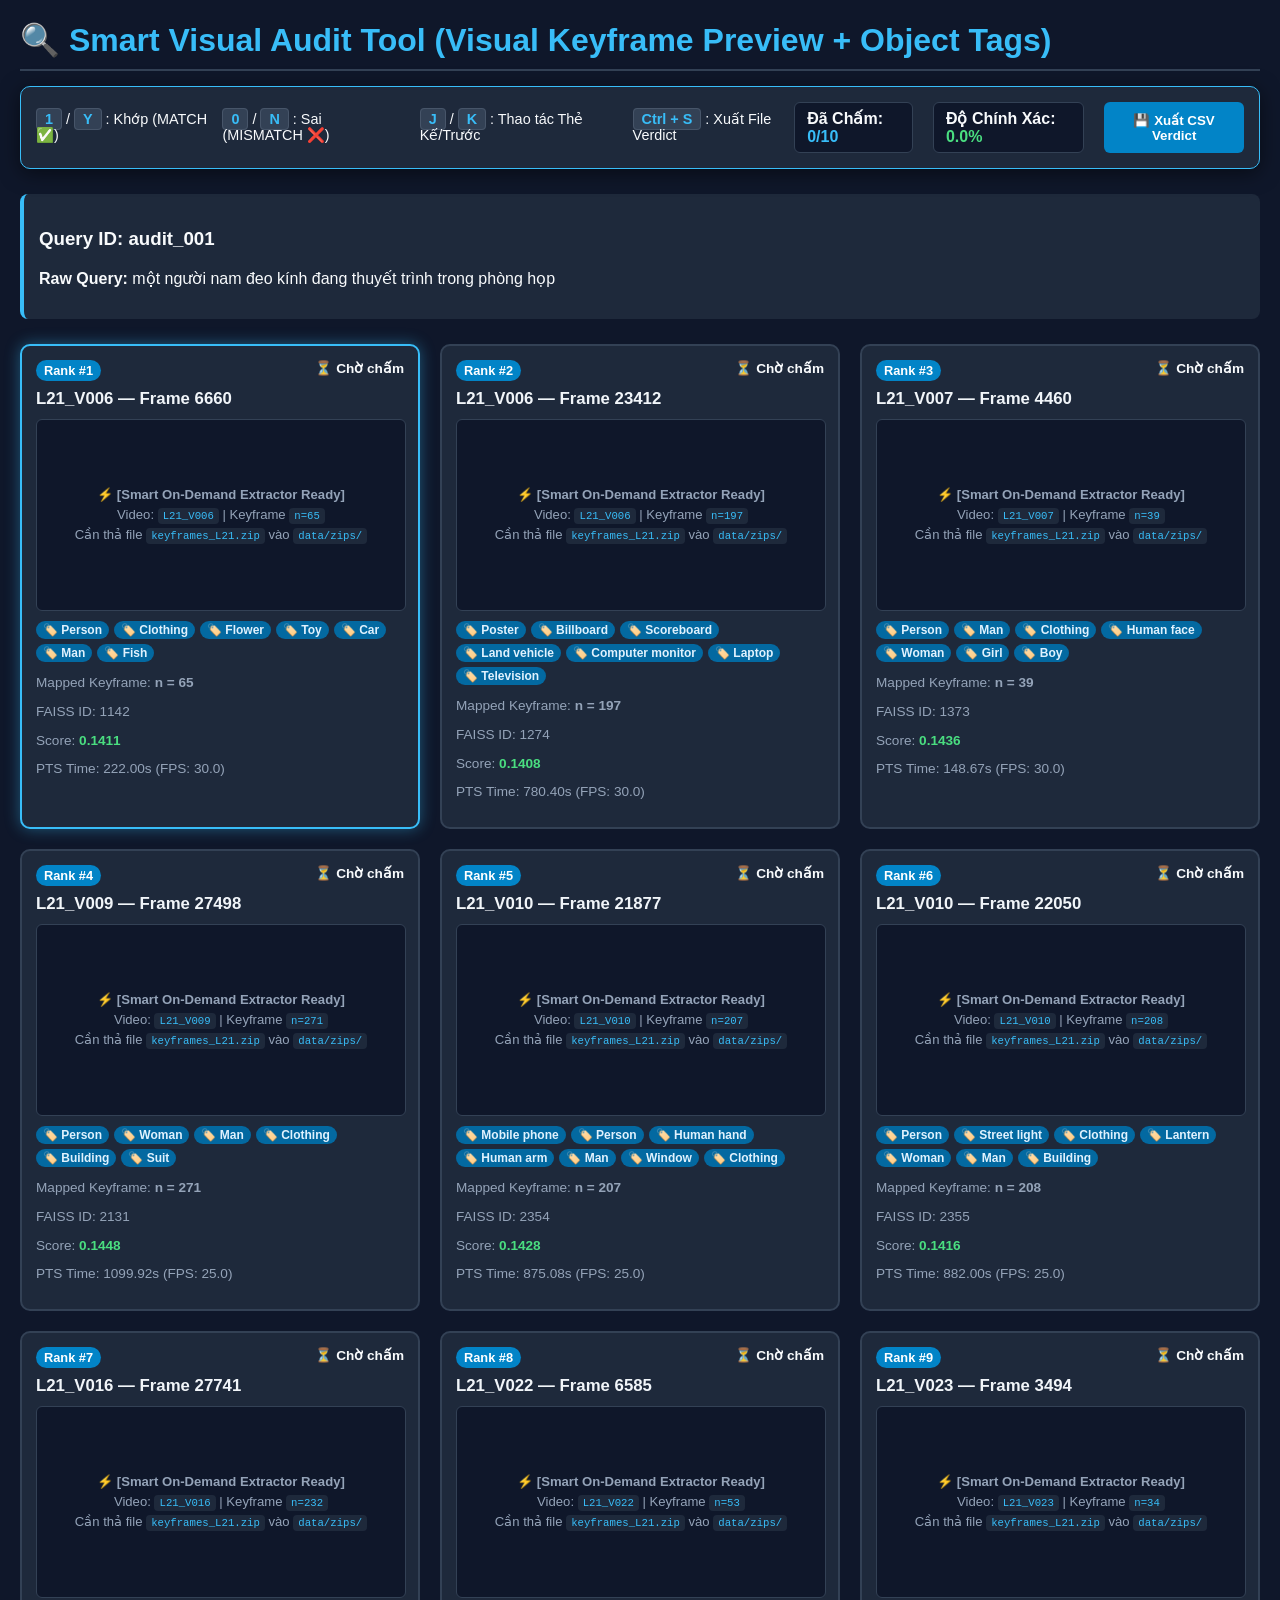
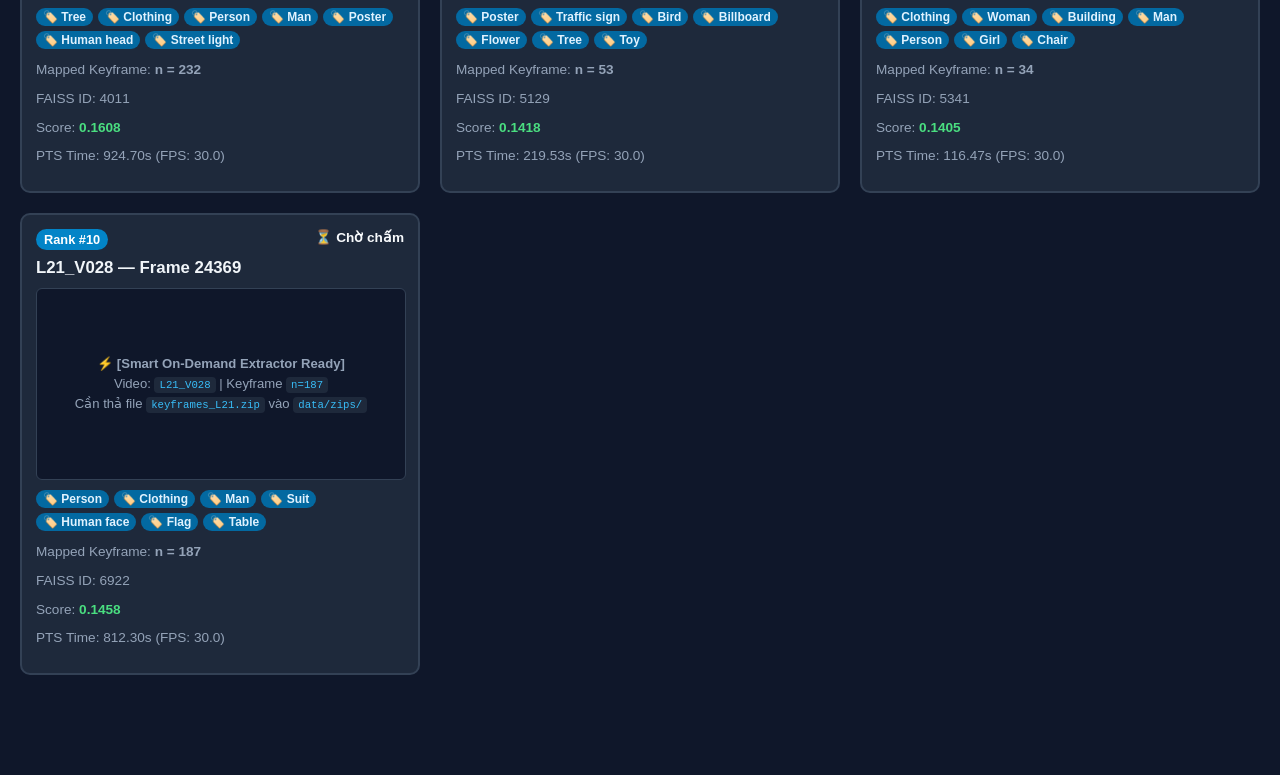
<file: tests/audit_output/audit_001_review.html>
<!DOCTYPE html>
<html lang="vi">
<head>
    <meta charset="UTF-8">
    <title>Interactive Visual Audit — audit_001</title>
    <style>
        body { font-family: 'Segoe UI', Tahoma, Geneva, Verdana, sans-serif; background-color: #0f172a; color: #f8fafc; margin: 20px; padding-bottom: 80px; }
        h1 { color: #38bdf8; border-bottom: 2px solid #334155; padding-bottom: 10px; margin-bottom: 15px; }
        
        /* Control Bar */
        .control-bar { position: sticky; top: 10px; z-index: 100; background: #1e293b; padding: 15px; border-radius: 10px; border: 1px solid #38bdf8; box-shadow: 0 4px 20px rgba(0,0,0,0.5); display: flex; justify-content: space-between; align-items: center; margin-bottom: 25px; }
        .shortcuts { display: flex; gap: 15px; font-size: 0.9em; }
        .key { background: #334155; color: #38bdf8; padding: 2px 8px; border-radius: 4px; font-weight: bold; border: 1px solid #475569; }
        
        .stats { display: flex; gap: 20px; font-weight: bold; }
        .stat-box { background: #0f172a; padding: 6px 12px; border-radius: 6px; border: 1px solid #334155; }
        
        .btn-export { background: #0284c7; color: white; border: none; padding: 8px 16px; border-radius: 6px; font-weight: bold; cursor: pointer; transition: background 0.2s; }
        .btn-export:hover { background: #0369a1; }
        
        .query-box { background: #1e293b; padding: 15px; border-radius: 8px; border-left: 4px solid #38bdf8; margin-bottom: 25px; }
        
        /* Grid Layout */
        .grid { display: grid; grid-template-columns: repeat(auto-fill, minmax(320px, 1fr)); gap: 20px; }
        .card { background: #1e293b; border-radius: 10px; padding: 14px; border: 2px solid #334155; transition: all 0.2s; position: relative; }
        .card.active { border-color: #38bdf8; box-shadow: 0 0 15px rgba(56, 189, 248, 0.4); }
        .card.verdict-match { border-color: #22c55e; background: #064e3b22; }
        .card.verdict-mismatch { border-color: #ef4444; background: #7f1d1d22; }
        
        /* Image Preview Box */
        .img-container { width: 100%; height: 190px; background: #0f172a; border-radius: 6px; margin: 10px 0; overflow: hidden; display: flex; align-items: center; justify-content: center; border: 1px solid #334155; }
        .img-container img { width: 100%; height: 100%; object-fit: cover; }
        .img-placeholder { color: #94a3b8; font-size: 0.82em; text-align: center; padding: 12px; line-height: 1.5; }
        .img-placeholder code { background: #1e293b; color: #38bdf8; padding: 2px 5px; border-radius: 4px; }

        /* Object Pills */
        .obj-box { margin: 8px 0; display: flex; flex-wrap: wrap; gap: 5px; }
        .obj-pill { background: #0369a1; color: #e0f2fe; padding: 2px 7px; border-radius: 10px; font-size: 0.75em; font-weight: 600; }

        .badge { display: inline-block; padding: 3px 8px; border-radius: 12px; font-size: 0.8em; font-weight: bold; background: #0284c7; color: white; margin-bottom: 8px; }
        .verdict-tag { float: right; font-weight: bold; font-size: 0.85em; }
        .tag-match { color: #4ade80; }
        .tag-mismatch { color: #f87171; }
        
        .card-header { font-weight: bold; color: #f1f5f9; margin-bottom: 4px; font-size: 1.05em; }
        .meta { font-size: 0.85em; color: #94a3b8; }
        .score { color: #4ade80; font-weight: bold; }
    </style>
</head>
<body>
    <h1>🔍 Smart Visual Audit Tool (Visual Keyframe Preview + Object Tags)</h1>

    <div class="control-bar">
        <div class="shortcuts">
            <span><span class="key">1</span> / <span class="key">Y</span> : Khớp (MATCH ✅)</span>
            <span><span class="key">0</span> / <span class="key">N</span> : Sai (MISMATCH ❌)</span>
            <span><span class="key">J</span> / <span class="key">K</span> : Thao tác Thẻ Kế/Trước</span>
            <span><span class="key">Ctrl + S</span> : Xuất File Verdict</span>
        </div>
        <div class="stats">
            <div class="stat-box">Đã Chấm: <span id="stat-count" style="color:#38bdf8">0/10</span></div>
            <div class="stat-box">Độ Chính Xác: <span id="stat-acc" style="color:#4ade80">0.0%</span></div>
            <button class="btn-export" onclick="exportVerdictCSV()">💾 Xuất CSV Verdict</button>
        </div>
    </div>

    <div class="query-box">
        <h3>Query ID: audit_001</h3>
        <p><strong>Raw Query:</strong> một người nam đeo kính đang thuyết trình trong phòng họp</p>
    </div>
    
    <div class="grid" id="card-grid">
    
        <div class="card active" data-index="0" data-video="L21_V006" data-frame="6660" data-score="0.14109142124652863">
            <span class="badge">Rank #1</span>
            <span class="verdict-tag" id="tag-0">⏳ Chờ chấm</span>
            <div class="card-header">L21_V006 — Frame 6660</div>
            
            <!-- Keyframe Image Rendering -->
            <div class="img-container">
            
                <div class="img-placeholder">
                    ⚡ <strong>[Smart On-Demand Extractor Ready]</strong><br>
                    Video: <code>L21_V006</code> | Keyframe <code>n=65</code><br>
                    Cần thả file <code>keyframes_L21.zip</code> vào <code>data/zips/</code>
                </div>
            
            </div>

            <!-- Detected Object Pills -->
            
            <div class="obj-box">
                
                    <span class="obj-pill">🏷️ Person</span>
                
                    <span class="obj-pill">🏷️ Clothing</span>
                
                    <span class="obj-pill">🏷️ Flower</span>
                
                    <span class="obj-pill">🏷️ Toy</span>
                
                    <span class="obj-pill">🏷️ Car</span>
                
                    <span class="obj-pill">🏷️ Man</span>
                
                    <span class="obj-pill">🏷️ Fish</span>
                
            </div>
            

            <div class="meta">
                <p>Mapped Keyframe: <strong>n = 65</strong></p>
                <p>FAISS ID: 1142</p>
                <p>Score: <span class="score">0.1411</span></p>
                <p>PTS Time: 222.00s (FPS: 30.0)</p>
            </div>
        </div>
    
        <div class="card " data-index="1" data-video="L21_V006" data-frame="23412" data-score="0.14076361060142517">
            <span class="badge">Rank #2</span>
            <span class="verdict-tag" id="tag-1">⏳ Chờ chấm</span>
            <div class="card-header">L21_V006 — Frame 23412</div>
            
            <!-- Keyframe Image Rendering -->
            <div class="img-container">
            
                <div class="img-placeholder">
                    ⚡ <strong>[Smart On-Demand Extractor Ready]</strong><br>
                    Video: <code>L21_V006</code> | Keyframe <code>n=197</code><br>
                    Cần thả file <code>keyframes_L21.zip</code> vào <code>data/zips/</code>
                </div>
            
            </div>

            <!-- Detected Object Pills -->
            
            <div class="obj-box">
                
                    <span class="obj-pill">🏷️ Poster</span>
                
                    <span class="obj-pill">🏷️ Billboard</span>
                
                    <span class="obj-pill">🏷️ Scoreboard</span>
                
                    <span class="obj-pill">🏷️ Land vehicle</span>
                
                    <span class="obj-pill">🏷️ Computer monitor</span>
                
                    <span class="obj-pill">🏷️ Laptop</span>
                
                    <span class="obj-pill">🏷️ Television</span>
                
            </div>
            

            <div class="meta">
                <p>Mapped Keyframe: <strong>n = 197</strong></p>
                <p>FAISS ID: 1274</p>
                <p>Score: <span class="score">0.1408</span></p>
                <p>PTS Time: 780.40s (FPS: 30.0)</p>
            </div>
        </div>
    
        <div class="card " data-index="2" data-video="L21_V007" data-frame="4460" data-score="0.1435920149087906">
            <span class="badge">Rank #3</span>
            <span class="verdict-tag" id="tag-2">⏳ Chờ chấm</span>
            <div class="card-header">L21_V007 — Frame 4460</div>
            
            <!-- Keyframe Image Rendering -->
            <div class="img-container">
            
                <div class="img-placeholder">
                    ⚡ <strong>[Smart On-Demand Extractor Ready]</strong><br>
                    Video: <code>L21_V007</code> | Keyframe <code>n=39</code><br>
                    Cần thả file <code>keyframes_L21.zip</code> vào <code>data/zips/</code>
                </div>
            
            </div>

            <!-- Detected Object Pills -->
            
            <div class="obj-box">
                
                    <span class="obj-pill">🏷️ Person</span>
                
                    <span class="obj-pill">🏷️ Man</span>
                
                    <span class="obj-pill">🏷️ Clothing</span>
                
                    <span class="obj-pill">🏷️ Human face</span>
                
                    <span class="obj-pill">🏷️ Woman</span>
                
                    <span class="obj-pill">🏷️ Girl</span>
                
                    <span class="obj-pill">🏷️ Boy</span>
                
            </div>
            

            <div class="meta">
                <p>Mapped Keyframe: <strong>n = 39</strong></p>
                <p>FAISS ID: 1373</p>
                <p>Score: <span class="score">0.1436</span></p>
                <p>PTS Time: 148.67s (FPS: 30.0)</p>
            </div>
        </div>
    
        <div class="card " data-index="3" data-video="L21_V009" data-frame="27498" data-score="0.14478814601898193">
            <span class="badge">Rank #4</span>
            <span class="verdict-tag" id="tag-3">⏳ Chờ chấm</span>
            <div class="card-header">L21_V009 — Frame 27498</div>
            
            <!-- Keyframe Image Rendering -->
            <div class="img-container">
            
                <div class="img-placeholder">
                    ⚡ <strong>[Smart On-Demand Extractor Ready]</strong><br>
                    Video: <code>L21_V009</code> | Keyframe <code>n=271</code><br>
                    Cần thả file <code>keyframes_L21.zip</code> vào <code>data/zips/</code>
                </div>
            
            </div>

            <!-- Detected Object Pills -->
            
            <div class="obj-box">
                
                    <span class="obj-pill">🏷️ Person</span>
                
                    <span class="obj-pill">🏷️ Woman</span>
                
                    <span class="obj-pill">🏷️ Man</span>
                
                    <span class="obj-pill">🏷️ Clothing</span>
                
                    <span class="obj-pill">🏷️ Building</span>
                
                    <span class="obj-pill">🏷️ Suit</span>
                
            </div>
            

            <div class="meta">
                <p>Mapped Keyframe: <strong>n = 271</strong></p>
                <p>FAISS ID: 2131</p>
                <p>Score: <span class="score">0.1448</span></p>
                <p>PTS Time: 1099.92s (FPS: 25.0)</p>
            </div>
        </div>
    
        <div class="card " data-index="4" data-video="L21_V010" data-frame="21877" data-score="0.14275427162647247">
            <span class="badge">Rank #5</span>
            <span class="verdict-tag" id="tag-4">⏳ Chờ chấm</span>
            <div class="card-header">L21_V010 — Frame 21877</div>
            
            <!-- Keyframe Image Rendering -->
            <div class="img-container">
            
                <div class="img-placeholder">
                    ⚡ <strong>[Smart On-Demand Extractor Ready]</strong><br>
                    Video: <code>L21_V010</code> | Keyframe <code>n=207</code><br>
                    Cần thả file <code>keyframes_L21.zip</code> vào <code>data/zips/</code>
                </div>
            
            </div>

            <!-- Detected Object Pills -->
            
            <div class="obj-box">
                
                    <span class="obj-pill">🏷️ Mobile phone</span>
                
                    <span class="obj-pill">🏷️ Person</span>
                
                    <span class="obj-pill">🏷️ Human hand</span>
                
                    <span class="obj-pill">🏷️ Human arm</span>
                
                    <span class="obj-pill">🏷️ Man</span>
                
                    <span class="obj-pill">🏷️ Window</span>
                
                    <span class="obj-pill">🏷️ Clothing</span>
                
            </div>
            

            <div class="meta">
                <p>Mapped Keyframe: <strong>n = 207</strong></p>
                <p>FAISS ID: 2354</p>
                <p>Score: <span class="score">0.1428</span></p>
                <p>PTS Time: 875.08s (FPS: 25.0)</p>
            </div>
        </div>
    
        <div class="card " data-index="5" data-video="L21_V010" data-frame="22050" data-score="0.14156568050384521">
            <span class="badge">Rank #6</span>
            <span class="verdict-tag" id="tag-5">⏳ Chờ chấm</span>
            <div class="card-header">L21_V010 — Frame 22050</div>
            
            <!-- Keyframe Image Rendering -->
            <div class="img-container">
            
                <div class="img-placeholder">
                    ⚡ <strong>[Smart On-Demand Extractor Ready]</strong><br>
                    Video: <code>L21_V010</code> | Keyframe <code>n=208</code><br>
                    Cần thả file <code>keyframes_L21.zip</code> vào <code>data/zips/</code>
                </div>
            
            </div>

            <!-- Detected Object Pills -->
            
            <div class="obj-box">
                
                    <span class="obj-pill">🏷️ Person</span>
                
                    <span class="obj-pill">🏷️ Street light</span>
                
                    <span class="obj-pill">🏷️ Clothing</span>
                
                    <span class="obj-pill">🏷️ Lantern</span>
                
                    <span class="obj-pill">🏷️ Woman</span>
                
                    <span class="obj-pill">🏷️ Man</span>
                
                    <span class="obj-pill">🏷️ Building</span>
                
            </div>
            

            <div class="meta">
                <p>Mapped Keyframe: <strong>n = 208</strong></p>
                <p>FAISS ID: 2355</p>
                <p>Score: <span class="score">0.1416</span></p>
                <p>PTS Time: 882.00s (FPS: 25.0)</p>
            </div>
        </div>
    
        <div class="card " data-index="6" data-video="L21_V016" data-frame="27741" data-score="0.1608196496963501">
            <span class="badge">Rank #7</span>
            <span class="verdict-tag" id="tag-6">⏳ Chờ chấm</span>
            <div class="card-header">L21_V016 — Frame 27741</div>
            
            <!-- Keyframe Image Rendering -->
            <div class="img-container">
            
                <div class="img-placeholder">
                    ⚡ <strong>[Smart On-Demand Extractor Ready]</strong><br>
                    Video: <code>L21_V016</code> | Keyframe <code>n=232</code><br>
                    Cần thả file <code>keyframes_L21.zip</code> vào <code>data/zips/</code>
                </div>
            
            </div>

            <!-- Detected Object Pills -->
            
            <div class="obj-box">
                
                    <span class="obj-pill">🏷️ Tree</span>
                
                    <span class="obj-pill">🏷️ Clothing</span>
                
                    <span class="obj-pill">🏷️ Person</span>
                
                    <span class="obj-pill">🏷️ Man</span>
                
                    <span class="obj-pill">🏷️ Poster</span>
                
                    <span class="obj-pill">🏷️ Human head</span>
                
                    <span class="obj-pill">🏷️ Street light</span>
                
            </div>
            

            <div class="meta">
                <p>Mapped Keyframe: <strong>n = 232</strong></p>
                <p>FAISS ID: 4011</p>
                <p>Score: <span class="score">0.1608</span></p>
                <p>PTS Time: 924.70s (FPS: 30.0)</p>
            </div>
        </div>
    
        <div class="card " data-index="7" data-video="L21_V022" data-frame="6585" data-score="0.14183084666728973">
            <span class="badge">Rank #8</span>
            <span class="verdict-tag" id="tag-7">⏳ Chờ chấm</span>
            <div class="card-header">L21_V022 — Frame 6585</div>
            
            <!-- Keyframe Image Rendering -->
            <div class="img-container">
            
                <div class="img-placeholder">
                    ⚡ <strong>[Smart On-Demand Extractor Ready]</strong><br>
                    Video: <code>L21_V022</code> | Keyframe <code>n=53</code><br>
                    Cần thả file <code>keyframes_L21.zip</code> vào <code>data/zips/</code>
                </div>
            
            </div>

            <!-- Detected Object Pills -->
            
            <div class="obj-box">
                
                    <span class="obj-pill">🏷️ Poster</span>
                
                    <span class="obj-pill">🏷️ Traffic sign</span>
                
                    <span class="obj-pill">🏷️ Bird</span>
                
                    <span class="obj-pill">🏷️ Billboard</span>
                
                    <span class="obj-pill">🏷️ Flower</span>
                
                    <span class="obj-pill">🏷️ Tree</span>
                
                    <span class="obj-pill">🏷️ Toy</span>
                
            </div>
            

            <div class="meta">
                <p>Mapped Keyframe: <strong>n = 53</strong></p>
                <p>FAISS ID: 5129</p>
                <p>Score: <span class="score">0.1418</span></p>
                <p>PTS Time: 219.53s (FPS: 30.0)</p>
            </div>
        </div>
    
        <div class="card " data-index="8" data-video="L21_V023" data-frame="3494" data-score="0.1405124068260193">
            <span class="badge">Rank #9</span>
            <span class="verdict-tag" id="tag-8">⏳ Chờ chấm</span>
            <div class="card-header">L21_V023 — Frame 3494</div>
            
            <!-- Keyframe Image Rendering -->
            <div class="img-container">
            
                <div class="img-placeholder">
                    ⚡ <strong>[Smart On-Demand Extractor Ready]</strong><br>
                    Video: <code>L21_V023</code> | Keyframe <code>n=34</code><br>
                    Cần thả file <code>keyframes_L21.zip</code> vào <code>data/zips/</code>
                </div>
            
            </div>

            <!-- Detected Object Pills -->
            
            <div class="obj-box">
                
                    <span class="obj-pill">🏷️ Clothing</span>
                
                    <span class="obj-pill">🏷️ Woman</span>
                
                    <span class="obj-pill">🏷️ Building</span>
                
                    <span class="obj-pill">🏷️ Man</span>
                
                    <span class="obj-pill">🏷️ Person</span>
                
                    <span class="obj-pill">🏷️ Girl</span>
                
                    <span class="obj-pill">🏷️ Chair</span>
                
            </div>
            

            <div class="meta">
                <p>Mapped Keyframe: <strong>n = 34</strong></p>
                <p>FAISS ID: 5341</p>
                <p>Score: <span class="score">0.1405</span></p>
                <p>PTS Time: 116.47s (FPS: 30.0)</p>
            </div>
        </div>
    
        <div class="card " data-index="9" data-video="L21_V028" data-frame="24369" data-score="0.14575114846229553">
            <span class="badge">Rank #10</span>
            <span class="verdict-tag" id="tag-9">⏳ Chờ chấm</span>
            <div class="card-header">L21_V028 — Frame 24369</div>
            
            <!-- Keyframe Image Rendering -->
            <div class="img-container">
            
                <div class="img-placeholder">
                    ⚡ <strong>[Smart On-Demand Extractor Ready]</strong><br>
                    Video: <code>L21_V028</code> | Keyframe <code>n=187</code><br>
                    Cần thả file <code>keyframes_L21.zip</code> vào <code>data/zips/</code>
                </div>
            
            </div>

            <!-- Detected Object Pills -->
            
            <div class="obj-box">
                
                    <span class="obj-pill">🏷️ Person</span>
                
                    <span class="obj-pill">🏷️ Clothing</span>
                
                    <span class="obj-pill">🏷️ Man</span>
                
                    <span class="obj-pill">🏷️ Suit</span>
                
                    <span class="obj-pill">🏷️ Human face</span>
                
                    <span class="obj-pill">🏷️ Flag</span>
                
                    <span class="obj-pill">🏷️ Table</span>
                
            </div>
            

            <div class="meta">
                <p>Mapped Keyframe: <strong>n = 187</strong></p>
                <p>FAISS ID: 6922</p>
                <p>Score: <span class="score">0.1458</span></p>
                <p>PTS Time: 812.30s (FPS: 30.0)</p>
            </div>
        </div>
    
    </div>

    <script>
        let activeIndex = 0;
        const totalCards = 10;
        const verdicts = new Array(totalCards).fill(null);

        function updateCardFocus() {
            document.querySelectorAll('.card').forEach((card, idx) => {
                if (idx === activeIndex) {
                    card.classList.add('active');
                    card.scrollIntoView({ behavior: 'smooth', block: 'nearest' });
                } else {
                    card.classList.remove('active');
                }
            });
        }

        function setVerdict(index, isMatch) {
            verdicts[index] = isMatch;
            const card = document.querySelector(`.card[data-index="${index}"]`);
            const tag = document.getElementById(`tag-${index}`);

            card.classList.remove('verdict-match', 'verdict-mismatch');
            if (isMatch) {
                card.classList.add('verdict-match');
                tag.innerHTML = '✅ KHỚP (MATCH)';
                tag.className = 'verdict-tag tag-match';
            } else {
                card.classList.add('verdict-mismatch');
                tag.innerHTML = '❌ SAI (MISMATCH)';
                tag.className = 'verdict-tag tag-mismatch';
            }
            updateStats();
        }

        function updateStats() {
            const rated = verdicts.filter(v => v !== null).length;
            const matches = verdicts.filter(v => v === true).length;
            const acc = rated > 0 ? ((matches / rated) * 100).toFixed(1) : '0.0';
            
            document.getElementById('stat-count').innerText = `${rated}/${totalCards}`;
            document.getElementById('stat-acc').innerText = `${acc}%`;
        }

        function exportVerdictCSV() {
            let csvContent = "data:text/csv;charset=utf-8,rank,video_id,frame_id,verdict,clip_score\n";
            document.querySelectorAll('.card').forEach((card, idx) => {
                const vid = card.getAttribute('data-video');
                const frame = card.getAttribute('data-frame');
                const score = card.getAttribute('data-score');
                const v = verdicts[idx] === true ? "MATCH" : (verdicts[idx] === false ? "MISMATCH" : "UNRATED");
                csvContent += `${idx + 1},${vid},${frame},${v},${score}\n`;
            });

            const encodedUri = encodeURI(csvContent);
            const link = document.createElement("a");
            link.setAttribute("href", encodedUri);
            link.setAttribute("download", `human_verdict_audit_001.csv`);
            document.body.appendChild(link);
            link.click();
            document.body.removeChild(link);
        }

        document.addEventListener('keydown', (e) => {
            if (e.key === '1' || e.key.toLowerCase() === 'y') {
                setVerdict(activeIndex, true);
                if (activeIndex < totalCards - 1) activeIndex++;
                updateCardFocus();
            } else if (e.key === '0' || e.key.toLowerCase() === 'n') {
                setVerdict(activeIndex, false);
                if (activeIndex < totalCards - 1) activeIndex++;
                updateCardFocus();
            } else if (e.key.toLowerCase() === 'j' || e.key === 'ArrowDown' || e.key === 'ArrowRight') {
                if (activeIndex < totalCards - 1) activeIndex++;
                updateCardFocus();
            } else if (e.key.toLowerCase() === 'k' || e.key === 'ArrowUp' || e.key === 'ArrowLeft') {
                if (activeIndex > 0) activeIndex--;
                updateCardFocus();
            } else if (e.ctrlKey && e.key.toLowerCase() === 's') {
                e.preventDefault();
                exportVerdictCSV();
            }
        });
    </script>
</body>
</html>
</file>
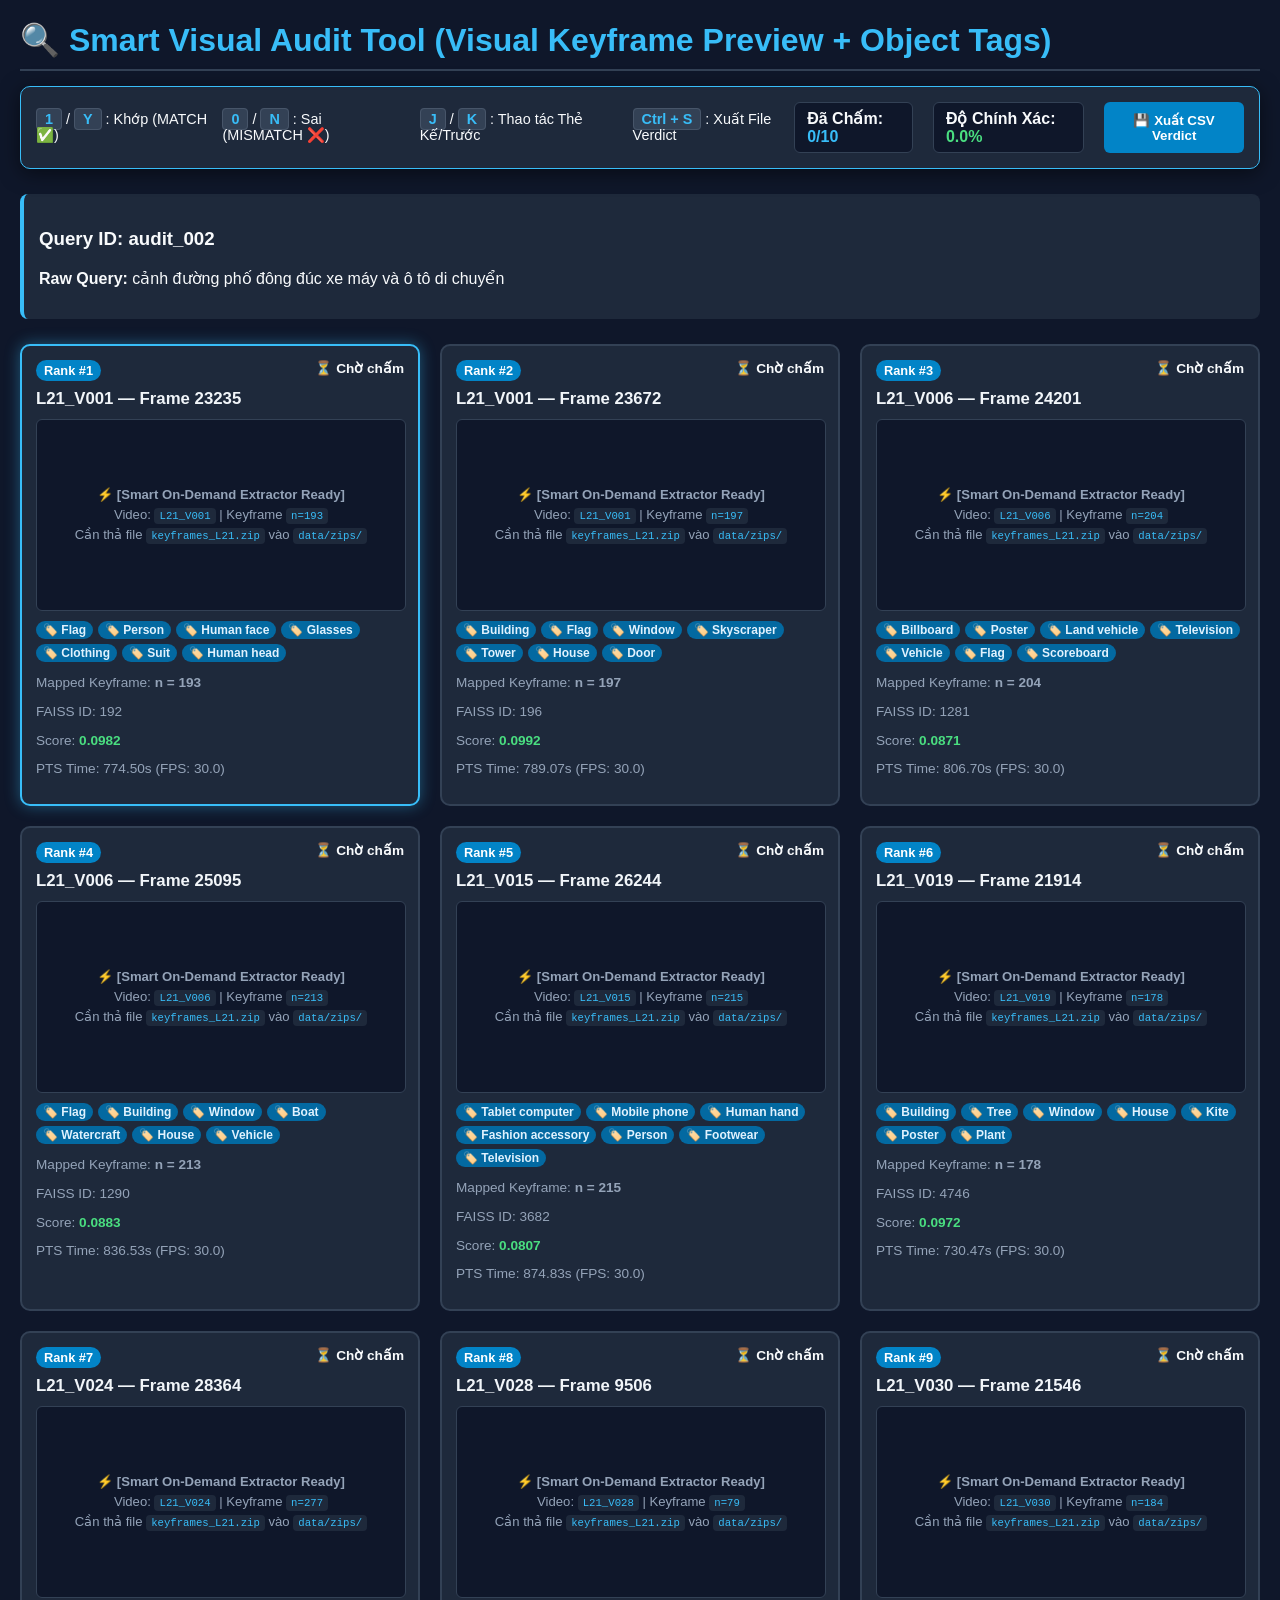
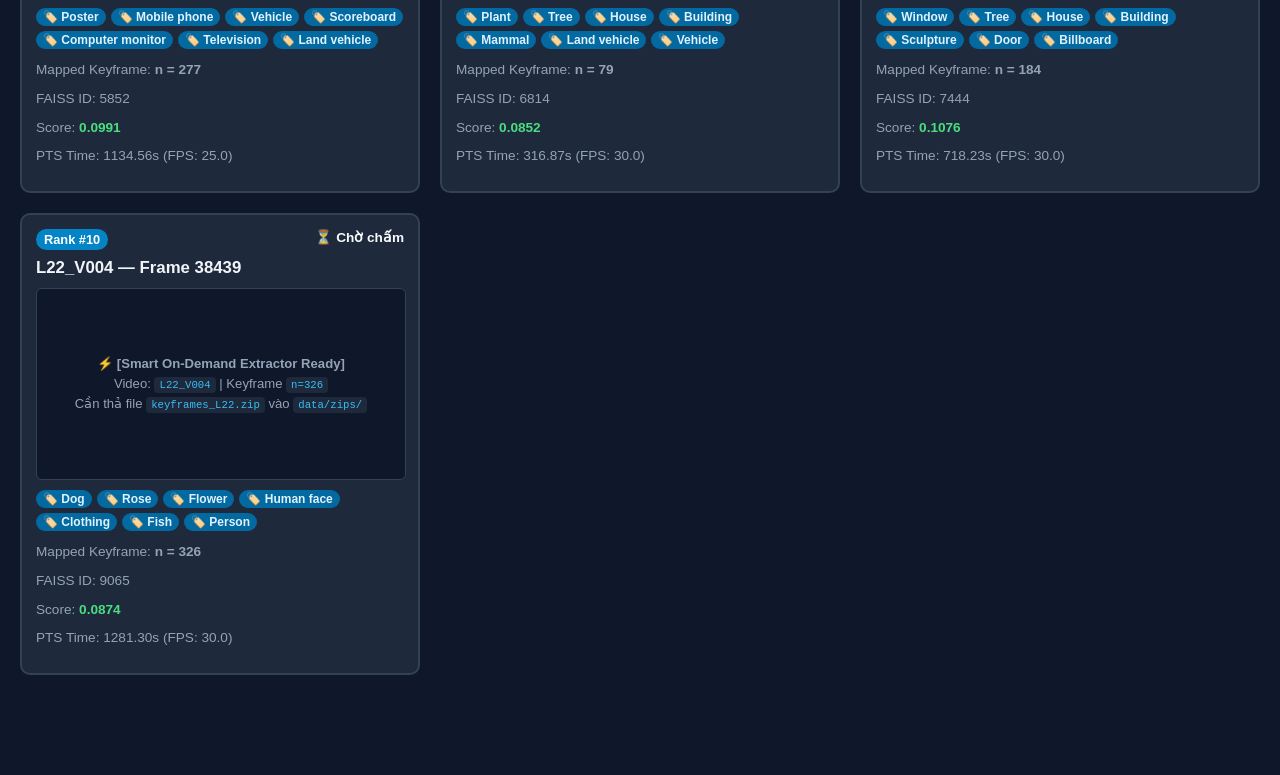
<file: tests/audit_output/audit_002_review.html>
<!DOCTYPE html>
<html lang="vi">
<head>
    <meta charset="UTF-8">
    <title>Interactive Visual Audit — audit_002</title>
    <style>
        body { font-family: 'Segoe UI', Tahoma, Geneva, Verdana, sans-serif; background-color: #0f172a; color: #f8fafc; margin: 20px; padding-bottom: 80px; }
        h1 { color: #38bdf8; border-bottom: 2px solid #334155; padding-bottom: 10px; margin-bottom: 15px; }
        
        /* Control Bar */
        .control-bar { position: sticky; top: 10px; z-index: 100; background: #1e293b; padding: 15px; border-radius: 10px; border: 1px solid #38bdf8; box-shadow: 0 4px 20px rgba(0,0,0,0.5); display: flex; justify-content: space-between; align-items: center; margin-bottom: 25px; }
        .shortcuts { display: flex; gap: 15px; font-size: 0.9em; }
        .key { background: #334155; color: #38bdf8; padding: 2px 8px; border-radius: 4px; font-weight: bold; border: 1px solid #475569; }
        
        .stats { display: flex; gap: 20px; font-weight: bold; }
        .stat-box { background: #0f172a; padding: 6px 12px; border-radius: 6px; border: 1px solid #334155; }
        
        .btn-export { background: #0284c7; color: white; border: none; padding: 8px 16px; border-radius: 6px; font-weight: bold; cursor: pointer; transition: background 0.2s; }
        .btn-export:hover { background: #0369a1; }
        
        .query-box { background: #1e293b; padding: 15px; border-radius: 8px; border-left: 4px solid #38bdf8; margin-bottom: 25px; }
        
        /* Grid Layout */
        .grid { display: grid; grid-template-columns: repeat(auto-fill, minmax(320px, 1fr)); gap: 20px; }
        .card { background: #1e293b; border-radius: 10px; padding: 14px; border: 2px solid #334155; transition: all 0.2s; position: relative; }
        .card.active { border-color: #38bdf8; box-shadow: 0 0 15px rgba(56, 189, 248, 0.4); }
        .card.verdict-match { border-color: #22c55e; background: #064e3b22; }
        .card.verdict-mismatch { border-color: #ef4444; background: #7f1d1d22; }
        
        /* Image Preview Box */
        .img-container { width: 100%; height: 190px; background: #0f172a; border-radius: 6px; margin: 10px 0; overflow: hidden; display: flex; align-items: center; justify-content: center; border: 1px solid #334155; }
        .img-container img { width: 100%; height: 100%; object-fit: cover; }
        .img-placeholder { color: #94a3b8; font-size: 0.82em; text-align: center; padding: 12px; line-height: 1.5; }
        .img-placeholder code { background: #1e293b; color: #38bdf8; padding: 2px 5px; border-radius: 4px; }

        /* Object Pills */
        .obj-box { margin: 8px 0; display: flex; flex-wrap: wrap; gap: 5px; }
        .obj-pill { background: #0369a1; color: #e0f2fe; padding: 2px 7px; border-radius: 10px; font-size: 0.75em; font-weight: 600; }

        .badge { display: inline-block; padding: 3px 8px; border-radius: 12px; font-size: 0.8em; font-weight: bold; background: #0284c7; color: white; margin-bottom: 8px; }
        .verdict-tag { float: right; font-weight: bold; font-size: 0.85em; }
        .tag-match { color: #4ade80; }
        .tag-mismatch { color: #f87171; }
        
        .card-header { font-weight: bold; color: #f1f5f9; margin-bottom: 4px; font-size: 1.05em; }
        .meta { font-size: 0.85em; color: #94a3b8; }
        .score { color: #4ade80; font-weight: bold; }
    </style>
</head>
<body>
    <h1>🔍 Smart Visual Audit Tool (Visual Keyframe Preview + Object Tags)</h1>

    <div class="control-bar">
        <div class="shortcuts">
            <span><span class="key">1</span> / <span class="key">Y</span> : Khớp (MATCH ✅)</span>
            <span><span class="key">0</span> / <span class="key">N</span> : Sai (MISMATCH ❌)</span>
            <span><span class="key">J</span> / <span class="key">K</span> : Thao tác Thẻ Kế/Trước</span>
            <span><span class="key">Ctrl + S</span> : Xuất File Verdict</span>
        </div>
        <div class="stats">
            <div class="stat-box">Đã Chấm: <span id="stat-count" style="color:#38bdf8">0/10</span></div>
            <div class="stat-box">Độ Chính Xác: <span id="stat-acc" style="color:#4ade80">0.0%</span></div>
            <button class="btn-export" onclick="exportVerdictCSV()">💾 Xuất CSV Verdict</button>
        </div>
    </div>

    <div class="query-box">
        <h3>Query ID: audit_002</h3>
        <p><strong>Raw Query:</strong> cảnh đường phố đông đúc xe máy và ô tô di chuyển</p>
    </div>
    
    <div class="grid" id="card-grid">
    
        <div class="card active" data-index="0" data-video="L21_V001" data-frame="23235" data-score="0.0981532633304596">
            <span class="badge">Rank #1</span>
            <span class="verdict-tag" id="tag-0">⏳ Chờ chấm</span>
            <div class="card-header">L21_V001 — Frame 23235</div>
            
            <!-- Keyframe Image Rendering -->
            <div class="img-container">
            
                <div class="img-placeholder">
                    ⚡ <strong>[Smart On-Demand Extractor Ready]</strong><br>
                    Video: <code>L21_V001</code> | Keyframe <code>n=193</code><br>
                    Cần thả file <code>keyframes_L21.zip</code> vào <code>data/zips/</code>
                </div>
            
            </div>

            <!-- Detected Object Pills -->
            
            <div class="obj-box">
                
                    <span class="obj-pill">🏷️ Flag</span>
                
                    <span class="obj-pill">🏷️ Person</span>
                
                    <span class="obj-pill">🏷️ Human face</span>
                
                    <span class="obj-pill">🏷️ Glasses</span>
                
                    <span class="obj-pill">🏷️ Clothing</span>
                
                    <span class="obj-pill">🏷️ Suit</span>
                
                    <span class="obj-pill">🏷️ Human head</span>
                
            </div>
            

            <div class="meta">
                <p>Mapped Keyframe: <strong>n = 193</strong></p>
                <p>FAISS ID: 192</p>
                <p>Score: <span class="score">0.0982</span></p>
                <p>PTS Time: 774.50s (FPS: 30.0)</p>
            </div>
        </div>
    
        <div class="card " data-index="1" data-video="L21_V001" data-frame="23672" data-score="0.0992056205868721">
            <span class="badge">Rank #2</span>
            <span class="verdict-tag" id="tag-1">⏳ Chờ chấm</span>
            <div class="card-header">L21_V001 — Frame 23672</div>
            
            <!-- Keyframe Image Rendering -->
            <div class="img-container">
            
                <div class="img-placeholder">
                    ⚡ <strong>[Smart On-Demand Extractor Ready]</strong><br>
                    Video: <code>L21_V001</code> | Keyframe <code>n=197</code><br>
                    Cần thả file <code>keyframes_L21.zip</code> vào <code>data/zips/</code>
                </div>
            
            </div>

            <!-- Detected Object Pills -->
            
            <div class="obj-box">
                
                    <span class="obj-pill">🏷️ Building</span>
                
                    <span class="obj-pill">🏷️ Flag</span>
                
                    <span class="obj-pill">🏷️ Window</span>
                
                    <span class="obj-pill">🏷️ Skyscraper</span>
                
                    <span class="obj-pill">🏷️ Tower</span>
                
                    <span class="obj-pill">🏷️ House</span>
                
                    <span class="obj-pill">🏷️ Door</span>
                
            </div>
            

            <div class="meta">
                <p>Mapped Keyframe: <strong>n = 197</strong></p>
                <p>FAISS ID: 196</p>
                <p>Score: <span class="score">0.0992</span></p>
                <p>PTS Time: 789.07s (FPS: 30.0)</p>
            </div>
        </div>
    
        <div class="card " data-index="2" data-video="L21_V006" data-frame="24201" data-score="0.08713974058628082">
            <span class="badge">Rank #3</span>
            <span class="verdict-tag" id="tag-2">⏳ Chờ chấm</span>
            <div class="card-header">L21_V006 — Frame 24201</div>
            
            <!-- Keyframe Image Rendering -->
            <div class="img-container">
            
                <div class="img-placeholder">
                    ⚡ <strong>[Smart On-Demand Extractor Ready]</strong><br>
                    Video: <code>L21_V006</code> | Keyframe <code>n=204</code><br>
                    Cần thả file <code>keyframes_L21.zip</code> vào <code>data/zips/</code>
                </div>
            
            </div>

            <!-- Detected Object Pills -->
            
            <div class="obj-box">
                
                    <span class="obj-pill">🏷️ Billboard</span>
                
                    <span class="obj-pill">🏷️ Poster</span>
                
                    <span class="obj-pill">🏷️ Land vehicle</span>
                
                    <span class="obj-pill">🏷️ Television</span>
                
                    <span class="obj-pill">🏷️ Vehicle</span>
                
                    <span class="obj-pill">🏷️ Flag</span>
                
                    <span class="obj-pill">🏷️ Scoreboard</span>
                
            </div>
            

            <div class="meta">
                <p>Mapped Keyframe: <strong>n = 204</strong></p>
                <p>FAISS ID: 1281</p>
                <p>Score: <span class="score">0.0871</span></p>
                <p>PTS Time: 806.70s (FPS: 30.0)</p>
            </div>
        </div>
    
        <div class="card " data-index="3" data-video="L21_V006" data-frame="25095" data-score="0.08828449249267578">
            <span class="badge">Rank #4</span>
            <span class="verdict-tag" id="tag-3">⏳ Chờ chấm</span>
            <div class="card-header">L21_V006 — Frame 25095</div>
            
            <!-- Keyframe Image Rendering -->
            <div class="img-container">
            
                <div class="img-placeholder">
                    ⚡ <strong>[Smart On-Demand Extractor Ready]</strong><br>
                    Video: <code>L21_V006</code> | Keyframe <code>n=213</code><br>
                    Cần thả file <code>keyframes_L21.zip</code> vào <code>data/zips/</code>
                </div>
            
            </div>

            <!-- Detected Object Pills -->
            
            <div class="obj-box">
                
                    <span class="obj-pill">🏷️ Flag</span>
                
                    <span class="obj-pill">🏷️ Building</span>
                
                    <span class="obj-pill">🏷️ Window</span>
                
                    <span class="obj-pill">🏷️ Boat</span>
                
                    <span class="obj-pill">🏷️ Watercraft</span>
                
                    <span class="obj-pill">🏷️ House</span>
                
                    <span class="obj-pill">🏷️ Vehicle</span>
                
            </div>
            

            <div class="meta">
                <p>Mapped Keyframe: <strong>n = 213</strong></p>
                <p>FAISS ID: 1290</p>
                <p>Score: <span class="score">0.0883</span></p>
                <p>PTS Time: 836.53s (FPS: 30.0)</p>
            </div>
        </div>
    
        <div class="card " data-index="4" data-video="L21_V015" data-frame="26244" data-score="0.08073891699314117">
            <span class="badge">Rank #5</span>
            <span class="verdict-tag" id="tag-4">⏳ Chờ chấm</span>
            <div class="card-header">L21_V015 — Frame 26244</div>
            
            <!-- Keyframe Image Rendering -->
            <div class="img-container">
            
                <div class="img-placeholder">
                    ⚡ <strong>[Smart On-Demand Extractor Ready]</strong><br>
                    Video: <code>L21_V015</code> | Keyframe <code>n=215</code><br>
                    Cần thả file <code>keyframes_L21.zip</code> vào <code>data/zips/</code>
                </div>
            
            </div>

            <!-- Detected Object Pills -->
            
            <div class="obj-box">
                
                    <span class="obj-pill">🏷️ Tablet computer</span>
                
                    <span class="obj-pill">🏷️ Mobile phone</span>
                
                    <span class="obj-pill">🏷️ Human hand</span>
                
                    <span class="obj-pill">🏷️ Fashion accessory</span>
                
                    <span class="obj-pill">🏷️ Person</span>
                
                    <span class="obj-pill">🏷️ Footwear</span>
                
                    <span class="obj-pill">🏷️ Television</span>
                
            </div>
            

            <div class="meta">
                <p>Mapped Keyframe: <strong>n = 215</strong></p>
                <p>FAISS ID: 3682</p>
                <p>Score: <span class="score">0.0807</span></p>
                <p>PTS Time: 874.83s (FPS: 30.0)</p>
            </div>
        </div>
    
        <div class="card " data-index="5" data-video="L21_V019" data-frame="21914" data-score="0.09720231592655182">
            <span class="badge">Rank #6</span>
            <span class="verdict-tag" id="tag-5">⏳ Chờ chấm</span>
            <div class="card-header">L21_V019 — Frame 21914</div>
            
            <!-- Keyframe Image Rendering -->
            <div class="img-container">
            
                <div class="img-placeholder">
                    ⚡ <strong>[Smart On-Demand Extractor Ready]</strong><br>
                    Video: <code>L21_V019</code> | Keyframe <code>n=178</code><br>
                    Cần thả file <code>keyframes_L21.zip</code> vào <code>data/zips/</code>
                </div>
            
            </div>

            <!-- Detected Object Pills -->
            
            <div class="obj-box">
                
                    <span class="obj-pill">🏷️ Building</span>
                
                    <span class="obj-pill">🏷️ Tree</span>
                
                    <span class="obj-pill">🏷️ Window</span>
                
                    <span class="obj-pill">🏷️ House</span>
                
                    <span class="obj-pill">🏷️ Kite</span>
                
                    <span class="obj-pill">🏷️ Poster</span>
                
                    <span class="obj-pill">🏷️ Plant</span>
                
            </div>
            

            <div class="meta">
                <p>Mapped Keyframe: <strong>n = 178</strong></p>
                <p>FAISS ID: 4746</p>
                <p>Score: <span class="score">0.0972</span></p>
                <p>PTS Time: 730.47s (FPS: 30.0)</p>
            </div>
        </div>
    
        <div class="card " data-index="6" data-video="L21_V024" data-frame="28364" data-score="0.09909674525260925">
            <span class="badge">Rank #7</span>
            <span class="verdict-tag" id="tag-6">⏳ Chờ chấm</span>
            <div class="card-header">L21_V024 — Frame 28364</div>
            
            <!-- Keyframe Image Rendering -->
            <div class="img-container">
            
                <div class="img-placeholder">
                    ⚡ <strong>[Smart On-Demand Extractor Ready]</strong><br>
                    Video: <code>L21_V024</code> | Keyframe <code>n=277</code><br>
                    Cần thả file <code>keyframes_L21.zip</code> vào <code>data/zips/</code>
                </div>
            
            </div>

            <!-- Detected Object Pills -->
            
            <div class="obj-box">
                
                    <span class="obj-pill">🏷️ Poster</span>
                
                    <span class="obj-pill">🏷️ Mobile phone</span>
                
                    <span class="obj-pill">🏷️ Vehicle</span>
                
                    <span class="obj-pill">🏷️ Scoreboard</span>
                
                    <span class="obj-pill">🏷️ Computer monitor</span>
                
                    <span class="obj-pill">🏷️ Television</span>
                
                    <span class="obj-pill">🏷️ Land vehicle</span>
                
            </div>
            

            <div class="meta">
                <p>Mapped Keyframe: <strong>n = 277</strong></p>
                <p>FAISS ID: 5852</p>
                <p>Score: <span class="score">0.0991</span></p>
                <p>PTS Time: 1134.56s (FPS: 25.0)</p>
            </div>
        </div>
    
        <div class="card " data-index="7" data-video="L21_V028" data-frame="9506" data-score="0.08522987365722656">
            <span class="badge">Rank #8</span>
            <span class="verdict-tag" id="tag-7">⏳ Chờ chấm</span>
            <div class="card-header">L21_V028 — Frame 9506</div>
            
            <!-- Keyframe Image Rendering -->
            <div class="img-container">
            
                <div class="img-placeholder">
                    ⚡ <strong>[Smart On-Demand Extractor Ready]</strong><br>
                    Video: <code>L21_V028</code> | Keyframe <code>n=79</code><br>
                    Cần thả file <code>keyframes_L21.zip</code> vào <code>data/zips/</code>
                </div>
            
            </div>

            <!-- Detected Object Pills -->
            
            <div class="obj-box">
                
                    <span class="obj-pill">🏷️ Plant</span>
                
                    <span class="obj-pill">🏷️ Tree</span>
                
                    <span class="obj-pill">🏷️ House</span>
                
                    <span class="obj-pill">🏷️ Building</span>
                
                    <span class="obj-pill">🏷️ Mammal</span>
                
                    <span class="obj-pill">🏷️ Land vehicle</span>
                
                    <span class="obj-pill">🏷️ Vehicle</span>
                
            </div>
            

            <div class="meta">
                <p>Mapped Keyframe: <strong>n = 79</strong></p>
                <p>FAISS ID: 6814</p>
                <p>Score: <span class="score">0.0852</span></p>
                <p>PTS Time: 316.87s (FPS: 30.0)</p>
            </div>
        </div>
    
        <div class="card " data-index="8" data-video="L21_V030" data-frame="21546" data-score="0.10757818818092346">
            <span class="badge">Rank #9</span>
            <span class="verdict-tag" id="tag-8">⏳ Chờ chấm</span>
            <div class="card-header">L21_V030 — Frame 21546</div>
            
            <!-- Keyframe Image Rendering -->
            <div class="img-container">
            
                <div class="img-placeholder">
                    ⚡ <strong>[Smart On-Demand Extractor Ready]</strong><br>
                    Video: <code>L21_V030</code> | Keyframe <code>n=184</code><br>
                    Cần thả file <code>keyframes_L21.zip</code> vào <code>data/zips/</code>
                </div>
            
            </div>

            <!-- Detected Object Pills -->
            
            <div class="obj-box">
                
                    <span class="obj-pill">🏷️ Window</span>
                
                    <span class="obj-pill">🏷️ Tree</span>
                
                    <span class="obj-pill">🏷️ House</span>
                
                    <span class="obj-pill">🏷️ Building</span>
                
                    <span class="obj-pill">🏷️ Sculpture</span>
                
                    <span class="obj-pill">🏷️ Door</span>
                
                    <span class="obj-pill">🏷️ Billboard</span>
                
            </div>
            

            <div class="meta">
                <p>Mapped Keyframe: <strong>n = 184</strong></p>
                <p>FAISS ID: 7444</p>
                <p>Score: <span class="score">0.1076</span></p>
                <p>PTS Time: 718.23s (FPS: 30.0)</p>
            </div>
        </div>
    
        <div class="card " data-index="9" data-video="L22_V004" data-frame="38439" data-score="0.0873764157295227">
            <span class="badge">Rank #10</span>
            <span class="verdict-tag" id="tag-9">⏳ Chờ chấm</span>
            <div class="card-header">L22_V004 — Frame 38439</div>
            
            <!-- Keyframe Image Rendering -->
            <div class="img-container">
            
                <div class="img-placeholder">
                    ⚡ <strong>[Smart On-Demand Extractor Ready]</strong><br>
                    Video: <code>L22_V004</code> | Keyframe <code>n=326</code><br>
                    Cần thả file <code>keyframes_L22.zip</code> vào <code>data/zips/</code>
                </div>
            
            </div>

            <!-- Detected Object Pills -->
            
            <div class="obj-box">
                
                    <span class="obj-pill">🏷️ Dog</span>
                
                    <span class="obj-pill">🏷️ Rose</span>
                
                    <span class="obj-pill">🏷️ Flower</span>
                
                    <span class="obj-pill">🏷️ Human face</span>
                
                    <span class="obj-pill">🏷️ Clothing</span>
                
                    <span class="obj-pill">🏷️ Fish</span>
                
                    <span class="obj-pill">🏷️ Person</span>
                
            </div>
            

            <div class="meta">
                <p>Mapped Keyframe: <strong>n = 326</strong></p>
                <p>FAISS ID: 9065</p>
                <p>Score: <span class="score">0.0874</span></p>
                <p>PTS Time: 1281.30s (FPS: 30.0)</p>
            </div>
        </div>
    
    </div>

    <script>
        let activeIndex = 0;
        const totalCards = 10;
        const verdicts = new Array(totalCards).fill(null);

        function updateCardFocus() {
            document.querySelectorAll('.card').forEach((card, idx) => {
                if (idx === activeIndex) {
                    card.classList.add('active');
                    card.scrollIntoView({ behavior: 'smooth', block: 'nearest' });
                } else {
                    card.classList.remove('active');
                }
            });
        }

        function setVerdict(index, isMatch) {
            verdicts[index] = isMatch;
            const card = document.querySelector(`.card[data-index="${index}"]`);
            const tag = document.getElementById(`tag-${index}`);

            card.classList.remove('verdict-match', 'verdict-mismatch');
            if (isMatch) {
                card.classList.add('verdict-match');
                tag.innerHTML = '✅ KHỚP (MATCH)';
                tag.className = 'verdict-tag tag-match';
            } else {
                card.classList.add('verdict-mismatch');
                tag.innerHTML = '❌ SAI (MISMATCH)';
                tag.className = 'verdict-tag tag-mismatch';
            }
            updateStats();
        }

        function updateStats() {
            const rated = verdicts.filter(v => v !== null).length;
            const matches = verdicts.filter(v => v === true).length;
            const acc = rated > 0 ? ((matches / rated) * 100).toFixed(1) : '0.0';
            
            document.getElementById('stat-count').innerText = `${rated}/${totalCards}`;
            document.getElementById('stat-acc').innerText = `${acc}%`;
        }

        function exportVerdictCSV() {
            let csvContent = "data:text/csv;charset=utf-8,rank,video_id,frame_id,verdict,clip_score\n";
            document.querySelectorAll('.card').forEach((card, idx) => {
                const vid = card.getAttribute('data-video');
                const frame = card.getAttribute('data-frame');
                const score = card.getAttribute('data-score');
                const v = verdicts[idx] === true ? "MATCH" : (verdicts[idx] === false ? "MISMATCH" : "UNRATED");
                csvContent += `${idx + 1},${vid},${frame},${v},${score}\n`;
            });

            const encodedUri = encodeURI(csvContent);
            const link = document.createElement("a");
            link.setAttribute("href", encodedUri);
            link.setAttribute("download", `human_verdict_audit_002.csv`);
            document.body.appendChild(link);
            link.click();
            document.body.removeChild(link);
        }

        document.addEventListener('keydown', (e) => {
            if (e.key === '1' || e.key.toLowerCase() === 'y') {
                setVerdict(activeIndex, true);
                if (activeIndex < totalCards - 1) activeIndex++;
                updateCardFocus();
            } else if (e.key === '0' || e.key.toLowerCase() === 'n') {
                setVerdict(activeIndex, false);
                if (activeIndex < totalCards - 1) activeIndex++;
                updateCardFocus();
            } else if (e.key.toLowerCase() === 'j' || e.key === 'ArrowDown' || e.key === 'ArrowRight') {
                if (activeIndex < totalCards - 1) activeIndex++;
                updateCardFocus();
            } else if (e.key.toLowerCase() === 'k' || e.key === 'ArrowUp' || e.key === 'ArrowLeft') {
                if (activeIndex > 0) activeIndex--;
                updateCardFocus();
            } else if (e.ctrlKey && e.key.toLowerCase() === 's') {
                e.preventDefault();
                exportVerdictCSV();
            }
        });
    </script>
</body>
</html>
</file>
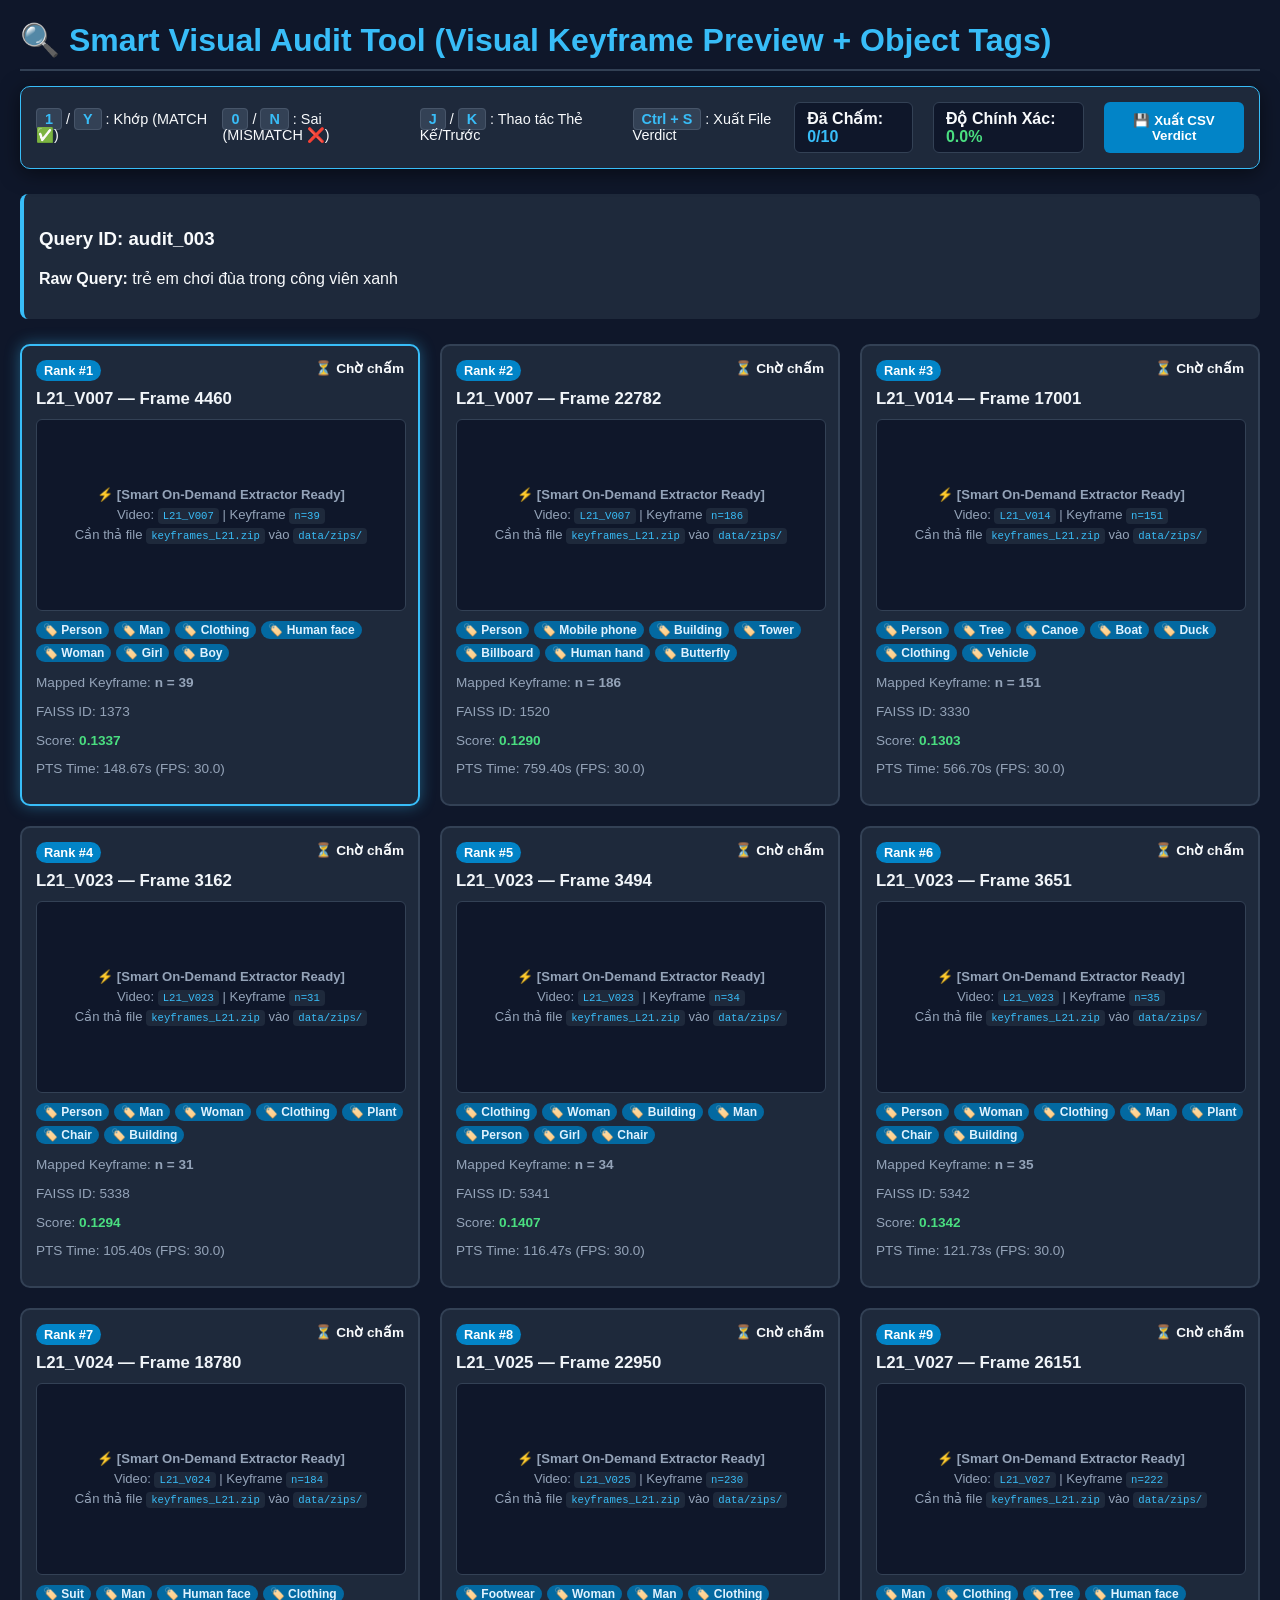
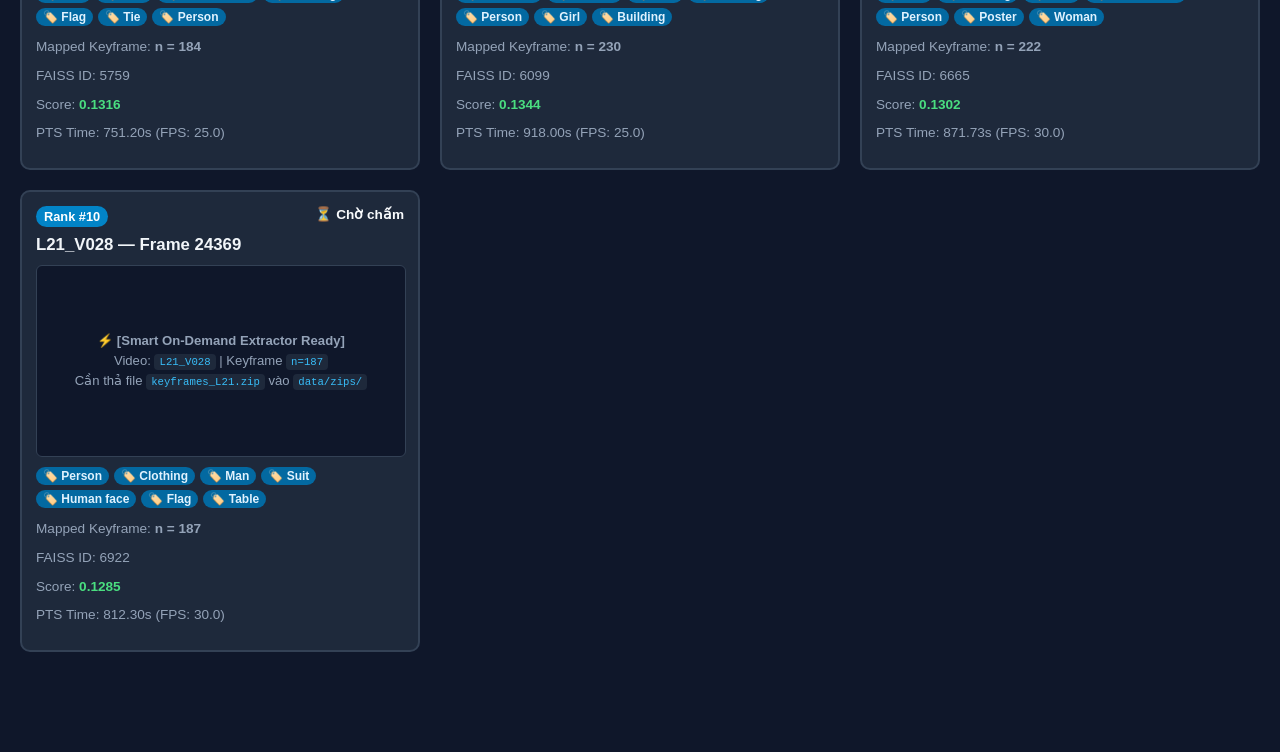
<file: tests/audit_output/audit_003_review.html>
<!DOCTYPE html>
<html lang="vi">
<head>
    <meta charset="UTF-8">
    <title>Interactive Visual Audit — audit_003</title>
    <style>
        body { font-family: 'Segoe UI', Tahoma, Geneva, Verdana, sans-serif; background-color: #0f172a; color: #f8fafc; margin: 20px; padding-bottom: 80px; }
        h1 { color: #38bdf8; border-bottom: 2px solid #334155; padding-bottom: 10px; margin-bottom: 15px; }
        
        /* Control Bar */
        .control-bar { position: sticky; top: 10px; z-index: 100; background: #1e293b; padding: 15px; border-radius: 10px; border: 1px solid #38bdf8; box-shadow: 0 4px 20px rgba(0,0,0,0.5); display: flex; justify-content: space-between; align-items: center; margin-bottom: 25px; }
        .shortcuts { display: flex; gap: 15px; font-size: 0.9em; }
        .key { background: #334155; color: #38bdf8; padding: 2px 8px; border-radius: 4px; font-weight: bold; border: 1px solid #475569; }
        
        .stats { display: flex; gap: 20px; font-weight: bold; }
        .stat-box { background: #0f172a; padding: 6px 12px; border-radius: 6px; border: 1px solid #334155; }
        
        .btn-export { background: #0284c7; color: white; border: none; padding: 8px 16px; border-radius: 6px; font-weight: bold; cursor: pointer; transition: background 0.2s; }
        .btn-export:hover { background: #0369a1; }
        
        .query-box { background: #1e293b; padding: 15px; border-radius: 8px; border-left: 4px solid #38bdf8; margin-bottom: 25px; }
        
        /* Grid Layout */
        .grid { display: grid; grid-template-columns: repeat(auto-fill, minmax(320px, 1fr)); gap: 20px; }
        .card { background: #1e293b; border-radius: 10px; padding: 14px; border: 2px solid #334155; transition: all 0.2s; position: relative; }
        .card.active { border-color: #38bdf8; box-shadow: 0 0 15px rgba(56, 189, 248, 0.4); }
        .card.verdict-match { border-color: #22c55e; background: #064e3b22; }
        .card.verdict-mismatch { border-color: #ef4444; background: #7f1d1d22; }
        
        /* Image Preview Box */
        .img-container { width: 100%; height: 190px; background: #0f172a; border-radius: 6px; margin: 10px 0; overflow: hidden; display: flex; align-items: center; justify-content: center; border: 1px solid #334155; }
        .img-container img { width: 100%; height: 100%; object-fit: cover; }
        .img-placeholder { color: #94a3b8; font-size: 0.82em; text-align: center; padding: 12px; line-height: 1.5; }
        .img-placeholder code { background: #1e293b; color: #38bdf8; padding: 2px 5px; border-radius: 4px; }

        /* Object Pills */
        .obj-box { margin: 8px 0; display: flex; flex-wrap: wrap; gap: 5px; }
        .obj-pill { background: #0369a1; color: #e0f2fe; padding: 2px 7px; border-radius: 10px; font-size: 0.75em; font-weight: 600; }

        .badge { display: inline-block; padding: 3px 8px; border-radius: 12px; font-size: 0.8em; font-weight: bold; background: #0284c7; color: white; margin-bottom: 8px; }
        .verdict-tag { float: right; font-weight: bold; font-size: 0.85em; }
        .tag-match { color: #4ade80; }
        .tag-mismatch { color: #f87171; }
        
        .card-header { font-weight: bold; color: #f1f5f9; margin-bottom: 4px; font-size: 1.05em; }
        .meta { font-size: 0.85em; color: #94a3b8; }
        .score { color: #4ade80; font-weight: bold; }
    </style>
</head>
<body>
    <h1>🔍 Smart Visual Audit Tool (Visual Keyframe Preview + Object Tags)</h1>

    <div class="control-bar">
        <div class="shortcuts">
            <span><span class="key">1</span> / <span class="key">Y</span> : Khớp (MATCH ✅)</span>
            <span><span class="key">0</span> / <span class="key">N</span> : Sai (MISMATCH ❌)</span>
            <span><span class="key">J</span> / <span class="key">K</span> : Thao tác Thẻ Kế/Trước</span>
            <span><span class="key">Ctrl + S</span> : Xuất File Verdict</span>
        </div>
        <div class="stats">
            <div class="stat-box">Đã Chấm: <span id="stat-count" style="color:#38bdf8">0/10</span></div>
            <div class="stat-box">Độ Chính Xác: <span id="stat-acc" style="color:#4ade80">0.0%</span></div>
            <button class="btn-export" onclick="exportVerdictCSV()">💾 Xuất CSV Verdict</button>
        </div>
    </div>

    <div class="query-box">
        <h3>Query ID: audit_003</h3>
        <p><strong>Raw Query:</strong> trẻ em chơi đùa trong công viên xanh</p>
    </div>
    
    <div class="grid" id="card-grid">
    
        <div class="card active" data-index="0" data-video="L21_V007" data-frame="4460" data-score="0.13370876014232635">
            <span class="badge">Rank #1</span>
            <span class="verdict-tag" id="tag-0">⏳ Chờ chấm</span>
            <div class="card-header">L21_V007 — Frame 4460</div>
            
            <!-- Keyframe Image Rendering -->
            <div class="img-container">
            
                <div class="img-placeholder">
                    ⚡ <strong>[Smart On-Demand Extractor Ready]</strong><br>
                    Video: <code>L21_V007</code> | Keyframe <code>n=39</code><br>
                    Cần thả file <code>keyframes_L21.zip</code> vào <code>data/zips/</code>
                </div>
            
            </div>

            <!-- Detected Object Pills -->
            
            <div class="obj-box">
                
                    <span class="obj-pill">🏷️ Person</span>
                
                    <span class="obj-pill">🏷️ Man</span>
                
                    <span class="obj-pill">🏷️ Clothing</span>
                
                    <span class="obj-pill">🏷️ Human face</span>
                
                    <span class="obj-pill">🏷️ Woman</span>
                
                    <span class="obj-pill">🏷️ Girl</span>
                
                    <span class="obj-pill">🏷️ Boy</span>
                
            </div>
            

            <div class="meta">
                <p>Mapped Keyframe: <strong>n = 39</strong></p>
                <p>FAISS ID: 1373</p>
                <p>Score: <span class="score">0.1337</span></p>
                <p>PTS Time: 148.67s (FPS: 30.0)</p>
            </div>
        </div>
    
        <div class="card " data-index="1" data-video="L21_V007" data-frame="22782" data-score="0.12896856665611267">
            <span class="badge">Rank #2</span>
            <span class="verdict-tag" id="tag-1">⏳ Chờ chấm</span>
            <div class="card-header">L21_V007 — Frame 22782</div>
            
            <!-- Keyframe Image Rendering -->
            <div class="img-container">
            
                <div class="img-placeholder">
                    ⚡ <strong>[Smart On-Demand Extractor Ready]</strong><br>
                    Video: <code>L21_V007</code> | Keyframe <code>n=186</code><br>
                    Cần thả file <code>keyframes_L21.zip</code> vào <code>data/zips/</code>
                </div>
            
            </div>

            <!-- Detected Object Pills -->
            
            <div class="obj-box">
                
                    <span class="obj-pill">🏷️ Person</span>
                
                    <span class="obj-pill">🏷️ Mobile phone</span>
                
                    <span class="obj-pill">🏷️ Building</span>
                
                    <span class="obj-pill">🏷️ Tower</span>
                
                    <span class="obj-pill">🏷️ Billboard</span>
                
                    <span class="obj-pill">🏷️ Human hand</span>
                
                    <span class="obj-pill">🏷️ Butterfly</span>
                
            </div>
            

            <div class="meta">
                <p>Mapped Keyframe: <strong>n = 186</strong></p>
                <p>FAISS ID: 1520</p>
                <p>Score: <span class="score">0.1290</span></p>
                <p>PTS Time: 759.40s (FPS: 30.0)</p>
            </div>
        </div>
    
        <div class="card " data-index="2" data-video="L21_V014" data-frame="17001" data-score="0.13033100962638855">
            <span class="badge">Rank #3</span>
            <span class="verdict-tag" id="tag-2">⏳ Chờ chấm</span>
            <div class="card-header">L21_V014 — Frame 17001</div>
            
            <!-- Keyframe Image Rendering -->
            <div class="img-container">
            
                <div class="img-placeholder">
                    ⚡ <strong>[Smart On-Demand Extractor Ready]</strong><br>
                    Video: <code>L21_V014</code> | Keyframe <code>n=151</code><br>
                    Cần thả file <code>keyframes_L21.zip</code> vào <code>data/zips/</code>
                </div>
            
            </div>

            <!-- Detected Object Pills -->
            
            <div class="obj-box">
                
                    <span class="obj-pill">🏷️ Person</span>
                
                    <span class="obj-pill">🏷️ Tree</span>
                
                    <span class="obj-pill">🏷️ Canoe</span>
                
                    <span class="obj-pill">🏷️ Boat</span>
                
                    <span class="obj-pill">🏷️ Duck</span>
                
                    <span class="obj-pill">🏷️ Clothing</span>
                
                    <span class="obj-pill">🏷️ Vehicle</span>
                
            </div>
            

            <div class="meta">
                <p>Mapped Keyframe: <strong>n = 151</strong></p>
                <p>FAISS ID: 3330</p>
                <p>Score: <span class="score">0.1303</span></p>
                <p>PTS Time: 566.70s (FPS: 30.0)</p>
            </div>
        </div>
    
        <div class="card " data-index="3" data-video="L21_V023" data-frame="3162" data-score="0.129405215382576">
            <span class="badge">Rank #4</span>
            <span class="verdict-tag" id="tag-3">⏳ Chờ chấm</span>
            <div class="card-header">L21_V023 — Frame 3162</div>
            
            <!-- Keyframe Image Rendering -->
            <div class="img-container">
            
                <div class="img-placeholder">
                    ⚡ <strong>[Smart On-Demand Extractor Ready]</strong><br>
                    Video: <code>L21_V023</code> | Keyframe <code>n=31</code><br>
                    Cần thả file <code>keyframes_L21.zip</code> vào <code>data/zips/</code>
                </div>
            
            </div>

            <!-- Detected Object Pills -->
            
            <div class="obj-box">
                
                    <span class="obj-pill">🏷️ Person</span>
                
                    <span class="obj-pill">🏷️ Man</span>
                
                    <span class="obj-pill">🏷️ Woman</span>
                
                    <span class="obj-pill">🏷️ Clothing</span>
                
                    <span class="obj-pill">🏷️ Plant</span>
                
                    <span class="obj-pill">🏷️ Chair</span>
                
                    <span class="obj-pill">🏷️ Building</span>
                
            </div>
            

            <div class="meta">
                <p>Mapped Keyframe: <strong>n = 31</strong></p>
                <p>FAISS ID: 5338</p>
                <p>Score: <span class="score">0.1294</span></p>
                <p>PTS Time: 105.40s (FPS: 30.0)</p>
            </div>
        </div>
    
        <div class="card " data-index="4" data-video="L21_V023" data-frame="3494" data-score="0.1407032310962677">
            <span class="badge">Rank #5</span>
            <span class="verdict-tag" id="tag-4">⏳ Chờ chấm</span>
            <div class="card-header">L21_V023 — Frame 3494</div>
            
            <!-- Keyframe Image Rendering -->
            <div class="img-container">
            
                <div class="img-placeholder">
                    ⚡ <strong>[Smart On-Demand Extractor Ready]</strong><br>
                    Video: <code>L21_V023</code> | Keyframe <code>n=34</code><br>
                    Cần thả file <code>keyframes_L21.zip</code> vào <code>data/zips/</code>
                </div>
            
            </div>

            <!-- Detected Object Pills -->
            
            <div class="obj-box">
                
                    <span class="obj-pill">🏷️ Clothing</span>
                
                    <span class="obj-pill">🏷️ Woman</span>
                
                    <span class="obj-pill">🏷️ Building</span>
                
                    <span class="obj-pill">🏷️ Man</span>
                
                    <span class="obj-pill">🏷️ Person</span>
                
                    <span class="obj-pill">🏷️ Girl</span>
                
                    <span class="obj-pill">🏷️ Chair</span>
                
            </div>
            

            <div class="meta">
                <p>Mapped Keyframe: <strong>n = 34</strong></p>
                <p>FAISS ID: 5341</p>
                <p>Score: <span class="score">0.1407</span></p>
                <p>PTS Time: 116.47s (FPS: 30.0)</p>
            </div>
        </div>
    
        <div class="card " data-index="5" data-video="L21_V023" data-frame="3651" data-score="0.1342255175113678">
            <span class="badge">Rank #6</span>
            <span class="verdict-tag" id="tag-5">⏳ Chờ chấm</span>
            <div class="card-header">L21_V023 — Frame 3651</div>
            
            <!-- Keyframe Image Rendering -->
            <div class="img-container">
            
                <div class="img-placeholder">
                    ⚡ <strong>[Smart On-Demand Extractor Ready]</strong><br>
                    Video: <code>L21_V023</code> | Keyframe <code>n=35</code><br>
                    Cần thả file <code>keyframes_L21.zip</code> vào <code>data/zips/</code>
                </div>
            
            </div>

            <!-- Detected Object Pills -->
            
            <div class="obj-box">
                
                    <span class="obj-pill">🏷️ Person</span>
                
                    <span class="obj-pill">🏷️ Woman</span>
                
                    <span class="obj-pill">🏷️ Clothing</span>
                
                    <span class="obj-pill">🏷️ Man</span>
                
                    <span class="obj-pill">🏷️ Plant</span>
                
                    <span class="obj-pill">🏷️ Chair</span>
                
                    <span class="obj-pill">🏷️ Building</span>
                
            </div>
            

            <div class="meta">
                <p>Mapped Keyframe: <strong>n = 35</strong></p>
                <p>FAISS ID: 5342</p>
                <p>Score: <span class="score">0.1342</span></p>
                <p>PTS Time: 121.73s (FPS: 30.0)</p>
            </div>
        </div>
    
        <div class="card " data-index="6" data-video="L21_V024" data-frame="18780" data-score="0.1315556764602661">
            <span class="badge">Rank #7</span>
            <span class="verdict-tag" id="tag-6">⏳ Chờ chấm</span>
            <div class="card-header">L21_V024 — Frame 18780</div>
            
            <!-- Keyframe Image Rendering -->
            <div class="img-container">
            
                <div class="img-placeholder">
                    ⚡ <strong>[Smart On-Demand Extractor Ready]</strong><br>
                    Video: <code>L21_V024</code> | Keyframe <code>n=184</code><br>
                    Cần thả file <code>keyframes_L21.zip</code> vào <code>data/zips/</code>
                </div>
            
            </div>

            <!-- Detected Object Pills -->
            
            <div class="obj-box">
                
                    <span class="obj-pill">🏷️ Suit</span>
                
                    <span class="obj-pill">🏷️ Man</span>
                
                    <span class="obj-pill">🏷️ Human face</span>
                
                    <span class="obj-pill">🏷️ Clothing</span>
                
                    <span class="obj-pill">🏷️ Flag</span>
                
                    <span class="obj-pill">🏷️ Tie</span>
                
                    <span class="obj-pill">🏷️ Person</span>
                
            </div>
            

            <div class="meta">
                <p>Mapped Keyframe: <strong>n = 184</strong></p>
                <p>FAISS ID: 5759</p>
                <p>Score: <span class="score">0.1316</span></p>
                <p>PTS Time: 751.20s (FPS: 25.0)</p>
            </div>
        </div>
    
        <div class="card " data-index="7" data-video="L21_V025" data-frame="22950" data-score="0.13437385857105255">
            <span class="badge">Rank #8</span>
            <span class="verdict-tag" id="tag-7">⏳ Chờ chấm</span>
            <div class="card-header">L21_V025 — Frame 22950</div>
            
            <!-- Keyframe Image Rendering -->
            <div class="img-container">
            
                <div class="img-placeholder">
                    ⚡ <strong>[Smart On-Demand Extractor Ready]</strong><br>
                    Video: <code>L21_V025</code> | Keyframe <code>n=230</code><br>
                    Cần thả file <code>keyframes_L21.zip</code> vào <code>data/zips/</code>
                </div>
            
            </div>

            <!-- Detected Object Pills -->
            
            <div class="obj-box">
                
                    <span class="obj-pill">🏷️ Footwear</span>
                
                    <span class="obj-pill">🏷️ Woman</span>
                
                    <span class="obj-pill">🏷️ Man</span>
                
                    <span class="obj-pill">🏷️ Clothing</span>
                
                    <span class="obj-pill">🏷️ Person</span>
                
                    <span class="obj-pill">🏷️ Girl</span>
                
                    <span class="obj-pill">🏷️ Building</span>
                
            </div>
            

            <div class="meta">
                <p>Mapped Keyframe: <strong>n = 230</strong></p>
                <p>FAISS ID: 6099</p>
                <p>Score: <span class="score">0.1344</span></p>
                <p>PTS Time: 918.00s (FPS: 25.0)</p>
            </div>
        </div>
    
        <div class="card " data-index="8" data-video="L21_V027" data-frame="26151" data-score="0.13022875785827637">
            <span class="badge">Rank #9</span>
            <span class="verdict-tag" id="tag-8">⏳ Chờ chấm</span>
            <div class="card-header">L21_V027 — Frame 26151</div>
            
            <!-- Keyframe Image Rendering -->
            <div class="img-container">
            
                <div class="img-placeholder">
                    ⚡ <strong>[Smart On-Demand Extractor Ready]</strong><br>
                    Video: <code>L21_V027</code> | Keyframe <code>n=222</code><br>
                    Cần thả file <code>keyframes_L21.zip</code> vào <code>data/zips/</code>
                </div>
            
            </div>

            <!-- Detected Object Pills -->
            
            <div class="obj-box">
                
                    <span class="obj-pill">🏷️ Man</span>
                
                    <span class="obj-pill">🏷️ Clothing</span>
                
                    <span class="obj-pill">🏷️ Tree</span>
                
                    <span class="obj-pill">🏷️ Human face</span>
                
                    <span class="obj-pill">🏷️ Person</span>
                
                    <span class="obj-pill">🏷️ Poster</span>
                
                    <span class="obj-pill">🏷️ Woman</span>
                
            </div>
            

            <div class="meta">
                <p>Mapped Keyframe: <strong>n = 222</strong></p>
                <p>FAISS ID: 6665</p>
                <p>Score: <span class="score">0.1302</span></p>
                <p>PTS Time: 871.73s (FPS: 30.0)</p>
            </div>
        </div>
    
        <div class="card " data-index="9" data-video="L21_V028" data-frame="24369" data-score="0.12845417857170105">
            <span class="badge">Rank #10</span>
            <span class="verdict-tag" id="tag-9">⏳ Chờ chấm</span>
            <div class="card-header">L21_V028 — Frame 24369</div>
            
            <!-- Keyframe Image Rendering -->
            <div class="img-container">
            
                <div class="img-placeholder">
                    ⚡ <strong>[Smart On-Demand Extractor Ready]</strong><br>
                    Video: <code>L21_V028</code> | Keyframe <code>n=187</code><br>
                    Cần thả file <code>keyframes_L21.zip</code> vào <code>data/zips/</code>
                </div>
            
            </div>

            <!-- Detected Object Pills -->
            
            <div class="obj-box">
                
                    <span class="obj-pill">🏷️ Person</span>
                
                    <span class="obj-pill">🏷️ Clothing</span>
                
                    <span class="obj-pill">🏷️ Man</span>
                
                    <span class="obj-pill">🏷️ Suit</span>
                
                    <span class="obj-pill">🏷️ Human face</span>
                
                    <span class="obj-pill">🏷️ Flag</span>
                
                    <span class="obj-pill">🏷️ Table</span>
                
            </div>
            

            <div class="meta">
                <p>Mapped Keyframe: <strong>n = 187</strong></p>
                <p>FAISS ID: 6922</p>
                <p>Score: <span class="score">0.1285</span></p>
                <p>PTS Time: 812.30s (FPS: 30.0)</p>
            </div>
        </div>
    
    </div>

    <script>
        let activeIndex = 0;
        const totalCards = 10;
        const verdicts = new Array(totalCards).fill(null);

        function updateCardFocus() {
            document.querySelectorAll('.card').forEach((card, idx) => {
                if (idx === activeIndex) {
                    card.classList.add('active');
                    card.scrollIntoView({ behavior: 'smooth', block: 'nearest' });
                } else {
                    card.classList.remove('active');
                }
            });
        }

        function setVerdict(index, isMatch) {
            verdicts[index] = isMatch;
            const card = document.querySelector(`.card[data-index="${index}"]`);
            const tag = document.getElementById(`tag-${index}`);

            card.classList.remove('verdict-match', 'verdict-mismatch');
            if (isMatch) {
                card.classList.add('verdict-match');
                tag.innerHTML = '✅ KHỚP (MATCH)';
                tag.className = 'verdict-tag tag-match';
            } else {
                card.classList.add('verdict-mismatch');
                tag.innerHTML = '❌ SAI (MISMATCH)';
                tag.className = 'verdict-tag tag-mismatch';
            }
            updateStats();
        }

        function updateStats() {
            const rated = verdicts.filter(v => v !== null).length;
            const matches = verdicts.filter(v => v === true).length;
            const acc = rated > 0 ? ((matches / rated) * 100).toFixed(1) : '0.0';
            
            document.getElementById('stat-count').innerText = `${rated}/${totalCards}`;
            document.getElementById('stat-acc').innerText = `${acc}%`;
        }

        function exportVerdictCSV() {
            let csvContent = "data:text/csv;charset=utf-8,rank,video_id,frame_id,verdict,clip_score\n";
            document.querySelectorAll('.card').forEach((card, idx) => {
                const vid = card.getAttribute('data-video');
                const frame = card.getAttribute('data-frame');
                const score = card.getAttribute('data-score');
                const v = verdicts[idx] === true ? "MATCH" : (verdicts[idx] === false ? "MISMATCH" : "UNRATED");
                csvContent += `${idx + 1},${vid},${frame},${v},${score}\n`;
            });

            const encodedUri = encodeURI(csvContent);
            const link = document.createElement("a");
            link.setAttribute("href", encodedUri);
            link.setAttribute("download", `human_verdict_audit_003.csv`);
            document.body.appendChild(link);
            link.click();
            document.body.removeChild(link);
        }

        document.addEventListener('keydown', (e) => {
            if (e.key === '1' || e.key.toLowerCase() === 'y') {
                setVerdict(activeIndex, true);
                if (activeIndex < totalCards - 1) activeIndex++;
                updateCardFocus();
            } else if (e.key === '0' || e.key.toLowerCase() === 'n') {
                setVerdict(activeIndex, false);
                if (activeIndex < totalCards - 1) activeIndex++;
                updateCardFocus();
            } else if (e.key.toLowerCase() === 'j' || e.key === 'ArrowDown' || e.key === 'ArrowRight') {
                if (activeIndex < totalCards - 1) activeIndex++;
                updateCardFocus();
            } else if (e.key.toLowerCase() === 'k' || e.key === 'ArrowUp' || e.key === 'ArrowLeft') {
                if (activeIndex > 0) activeIndex--;
                updateCardFocus();
            } else if (e.ctrlKey && e.key.toLowerCase() === 's') {
                e.preventDefault();
                exportVerdictCSV();
            }
        });
    </script>
</body>
</html>
</file>
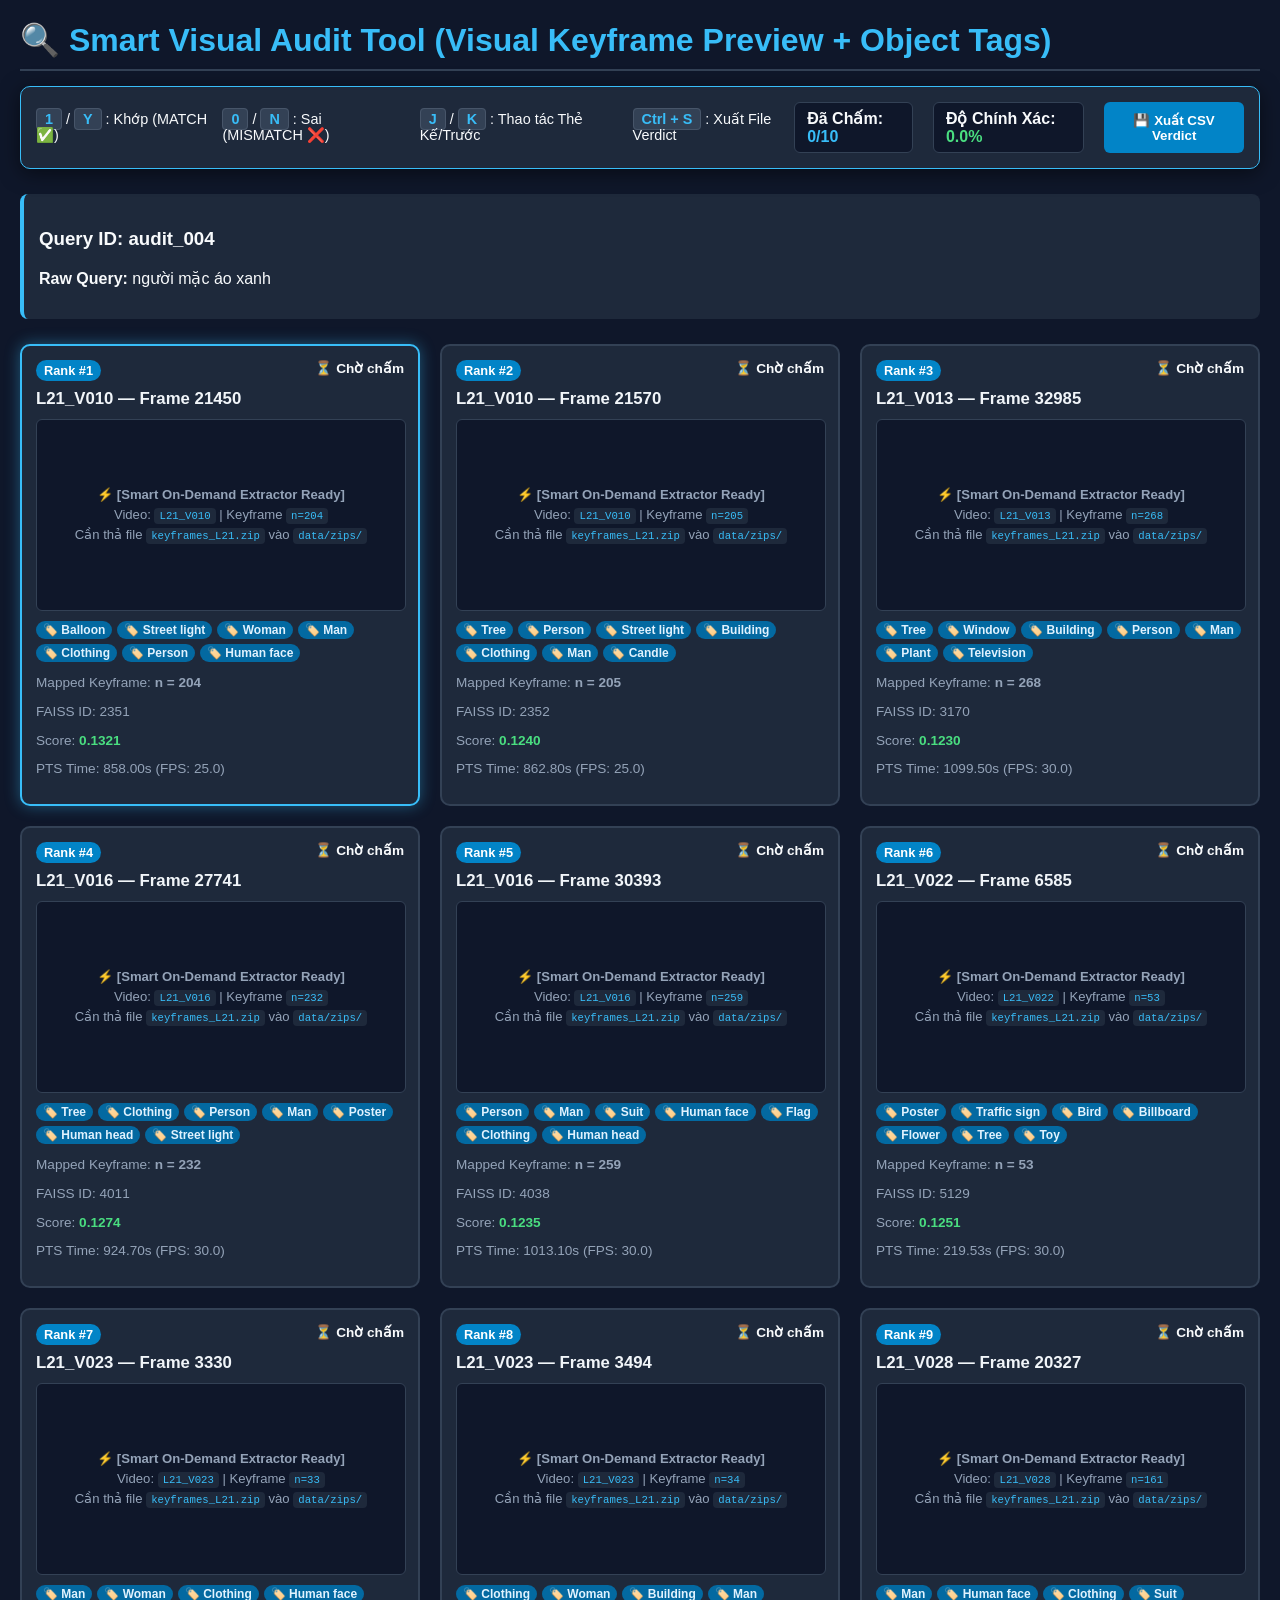
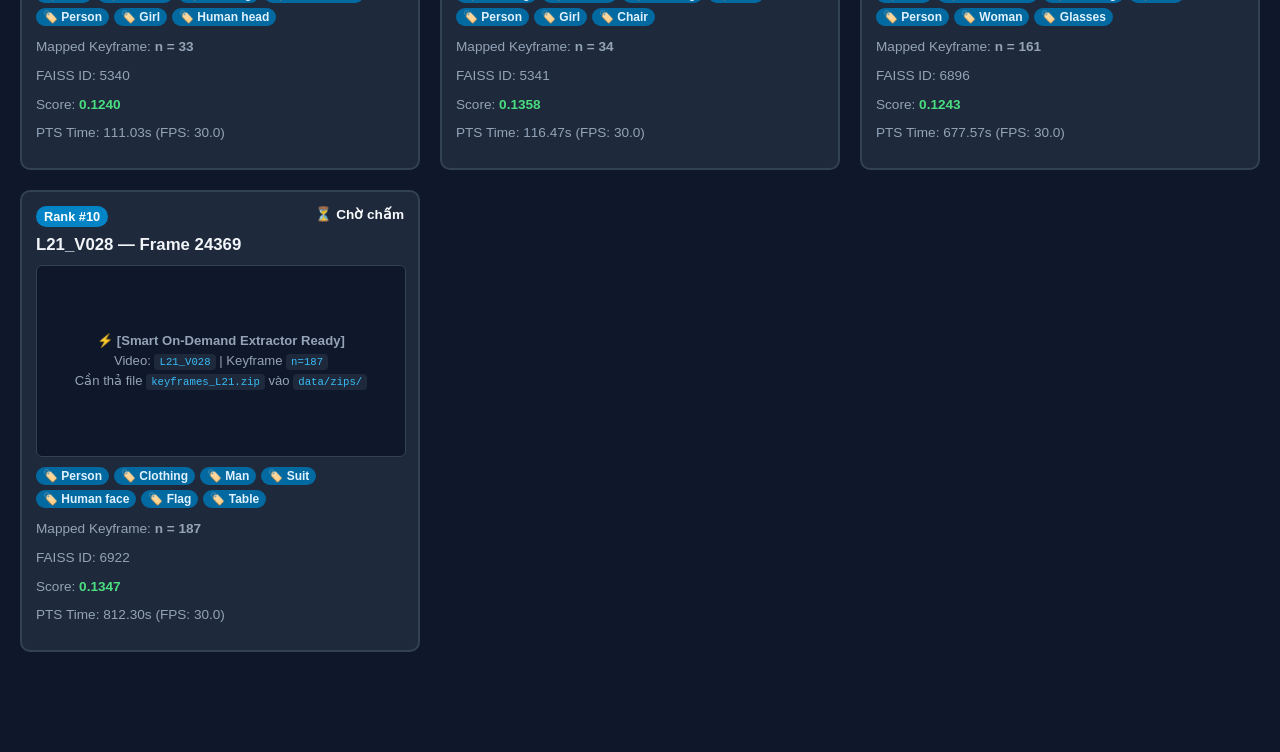
<file: tests/audit_output/audit_004_review.html>
<!DOCTYPE html>
<html lang="vi">
<head>
    <meta charset="UTF-8">
    <title>Interactive Visual Audit — audit_004</title>
    <style>
        body { font-family: 'Segoe UI', Tahoma, Geneva, Verdana, sans-serif; background-color: #0f172a; color: #f8fafc; margin: 20px; padding-bottom: 80px; }
        h1 { color: #38bdf8; border-bottom: 2px solid #334155; padding-bottom: 10px; margin-bottom: 15px; }
        
        /* Control Bar */
        .control-bar { position: sticky; top: 10px; z-index: 100; background: #1e293b; padding: 15px; border-radius: 10px; border: 1px solid #38bdf8; box-shadow: 0 4px 20px rgba(0,0,0,0.5); display: flex; justify-content: space-between; align-items: center; margin-bottom: 25px; }
        .shortcuts { display: flex; gap: 15px; font-size: 0.9em; }
        .key { background: #334155; color: #38bdf8; padding: 2px 8px; border-radius: 4px; font-weight: bold; border: 1px solid #475569; }
        
        .stats { display: flex; gap: 20px; font-weight: bold; }
        .stat-box { background: #0f172a; padding: 6px 12px; border-radius: 6px; border: 1px solid #334155; }
        
        .btn-export { background: #0284c7; color: white; border: none; padding: 8px 16px; border-radius: 6px; font-weight: bold; cursor: pointer; transition: background 0.2s; }
        .btn-export:hover { background: #0369a1; }
        
        .query-box { background: #1e293b; padding: 15px; border-radius: 8px; border-left: 4px solid #38bdf8; margin-bottom: 25px; }
        
        /* Grid Layout */
        .grid { display: grid; grid-template-columns: repeat(auto-fill, minmax(320px, 1fr)); gap: 20px; }
        .card { background: #1e293b; border-radius: 10px; padding: 14px; border: 2px solid #334155; transition: all 0.2s; position: relative; }
        .card.active { border-color: #38bdf8; box-shadow: 0 0 15px rgba(56, 189, 248, 0.4); }
        .card.verdict-match { border-color: #22c55e; background: #064e3b22; }
        .card.verdict-mismatch { border-color: #ef4444; background: #7f1d1d22; }
        
        /* Image Preview Box */
        .img-container { width: 100%; height: 190px; background: #0f172a; border-radius: 6px; margin: 10px 0; overflow: hidden; display: flex; align-items: center; justify-content: center; border: 1px solid #334155; }
        .img-container img { width: 100%; height: 100%; object-fit: cover; }
        .img-placeholder { color: #94a3b8; font-size: 0.82em; text-align: center; padding: 12px; line-height: 1.5; }
        .img-placeholder code { background: #1e293b; color: #38bdf8; padding: 2px 5px; border-radius: 4px; }

        /* Object Pills */
        .obj-box { margin: 8px 0; display: flex; flex-wrap: wrap; gap: 5px; }
        .obj-pill { background: #0369a1; color: #e0f2fe; padding: 2px 7px; border-radius: 10px; font-size: 0.75em; font-weight: 600; }

        .badge { display: inline-block; padding: 3px 8px; border-radius: 12px; font-size: 0.8em; font-weight: bold; background: #0284c7; color: white; margin-bottom: 8px; }
        .verdict-tag { float: right; font-weight: bold; font-size: 0.85em; }
        .tag-match { color: #4ade80; }
        .tag-mismatch { color: #f87171; }
        
        .card-header { font-weight: bold; color: #f1f5f9; margin-bottom: 4px; font-size: 1.05em; }
        .meta { font-size: 0.85em; color: #94a3b8; }
        .score { color: #4ade80; font-weight: bold; }
    </style>
</head>
<body>
    <h1>🔍 Smart Visual Audit Tool (Visual Keyframe Preview + Object Tags)</h1>

    <div class="control-bar">
        <div class="shortcuts">
            <span><span class="key">1</span> / <span class="key">Y</span> : Khớp (MATCH ✅)</span>
            <span><span class="key">0</span> / <span class="key">N</span> : Sai (MISMATCH ❌)</span>
            <span><span class="key">J</span> / <span class="key">K</span> : Thao tác Thẻ Kế/Trước</span>
            <span><span class="key">Ctrl + S</span> : Xuất File Verdict</span>
        </div>
        <div class="stats">
            <div class="stat-box">Đã Chấm: <span id="stat-count" style="color:#38bdf8">0/10</span></div>
            <div class="stat-box">Độ Chính Xác: <span id="stat-acc" style="color:#4ade80">0.0%</span></div>
            <button class="btn-export" onclick="exportVerdictCSV()">💾 Xuất CSV Verdict</button>
        </div>
    </div>

    <div class="query-box">
        <h3>Query ID: audit_004</h3>
        <p><strong>Raw Query:</strong> người mặc áo xanh</p>
    </div>
    
    <div class="grid" id="card-grid">
    
        <div class="card active" data-index="0" data-video="L21_V010" data-frame="21450" data-score="0.13209480047225952">
            <span class="badge">Rank #1</span>
            <span class="verdict-tag" id="tag-0">⏳ Chờ chấm</span>
            <div class="card-header">L21_V010 — Frame 21450</div>
            
            <!-- Keyframe Image Rendering -->
            <div class="img-container">
            
                <div class="img-placeholder">
                    ⚡ <strong>[Smart On-Demand Extractor Ready]</strong><br>
                    Video: <code>L21_V010</code> | Keyframe <code>n=204</code><br>
                    Cần thả file <code>keyframes_L21.zip</code> vào <code>data/zips/</code>
                </div>
            
            </div>

            <!-- Detected Object Pills -->
            
            <div class="obj-box">
                
                    <span class="obj-pill">🏷️ Balloon</span>
                
                    <span class="obj-pill">🏷️ Street light</span>
                
                    <span class="obj-pill">🏷️ Woman</span>
                
                    <span class="obj-pill">🏷️ Man</span>
                
                    <span class="obj-pill">🏷️ Clothing</span>
                
                    <span class="obj-pill">🏷️ Person</span>
                
                    <span class="obj-pill">🏷️ Human face</span>
                
            </div>
            

            <div class="meta">
                <p>Mapped Keyframe: <strong>n = 204</strong></p>
                <p>FAISS ID: 2351</p>
                <p>Score: <span class="score">0.1321</span></p>
                <p>PTS Time: 858.00s (FPS: 25.0)</p>
            </div>
        </div>
    
        <div class="card " data-index="1" data-video="L21_V010" data-frame="21570" data-score="0.1239820122718811">
            <span class="badge">Rank #2</span>
            <span class="verdict-tag" id="tag-1">⏳ Chờ chấm</span>
            <div class="card-header">L21_V010 — Frame 21570</div>
            
            <!-- Keyframe Image Rendering -->
            <div class="img-container">
            
                <div class="img-placeholder">
                    ⚡ <strong>[Smart On-Demand Extractor Ready]</strong><br>
                    Video: <code>L21_V010</code> | Keyframe <code>n=205</code><br>
                    Cần thả file <code>keyframes_L21.zip</code> vào <code>data/zips/</code>
                </div>
            
            </div>

            <!-- Detected Object Pills -->
            
            <div class="obj-box">
                
                    <span class="obj-pill">🏷️ Tree</span>
                
                    <span class="obj-pill">🏷️ Person</span>
                
                    <span class="obj-pill">🏷️ Street light</span>
                
                    <span class="obj-pill">🏷️ Building</span>
                
                    <span class="obj-pill">🏷️ Clothing</span>
                
                    <span class="obj-pill">🏷️ Man</span>
                
                    <span class="obj-pill">🏷️ Candle</span>
                
            </div>
            

            <div class="meta">
                <p>Mapped Keyframe: <strong>n = 205</strong></p>
                <p>FAISS ID: 2352</p>
                <p>Score: <span class="score">0.1240</span></p>
                <p>PTS Time: 862.80s (FPS: 25.0)</p>
            </div>
        </div>
    
        <div class="card " data-index="2" data-video="L21_V013" data-frame="32985" data-score="0.12299420684576035">
            <span class="badge">Rank #3</span>
            <span class="verdict-tag" id="tag-2">⏳ Chờ chấm</span>
            <div class="card-header">L21_V013 — Frame 32985</div>
            
            <!-- Keyframe Image Rendering -->
            <div class="img-container">
            
                <div class="img-placeholder">
                    ⚡ <strong>[Smart On-Demand Extractor Ready]</strong><br>
                    Video: <code>L21_V013</code> | Keyframe <code>n=268</code><br>
                    Cần thả file <code>keyframes_L21.zip</code> vào <code>data/zips/</code>
                </div>
            
            </div>

            <!-- Detected Object Pills -->
            
            <div class="obj-box">
                
                    <span class="obj-pill">🏷️ Tree</span>
                
                    <span class="obj-pill">🏷️ Window</span>
                
                    <span class="obj-pill">🏷️ Building</span>
                
                    <span class="obj-pill">🏷️ Person</span>
                
                    <span class="obj-pill">🏷️ Man</span>
                
                    <span class="obj-pill">🏷️ Plant</span>
                
                    <span class="obj-pill">🏷️ Television</span>
                
            </div>
            

            <div class="meta">
                <p>Mapped Keyframe: <strong>n = 268</strong></p>
                <p>FAISS ID: 3170</p>
                <p>Score: <span class="score">0.1230</span></p>
                <p>PTS Time: 1099.50s (FPS: 30.0)</p>
            </div>
        </div>
    
        <div class="card " data-index="3" data-video="L21_V016" data-frame="27741" data-score="0.12738315761089325">
            <span class="badge">Rank #4</span>
            <span class="verdict-tag" id="tag-3">⏳ Chờ chấm</span>
            <div class="card-header">L21_V016 — Frame 27741</div>
            
            <!-- Keyframe Image Rendering -->
            <div class="img-container">
            
                <div class="img-placeholder">
                    ⚡ <strong>[Smart On-Demand Extractor Ready]</strong><br>
                    Video: <code>L21_V016</code> | Keyframe <code>n=232</code><br>
                    Cần thả file <code>keyframes_L21.zip</code> vào <code>data/zips/</code>
                </div>
            
            </div>

            <!-- Detected Object Pills -->
            
            <div class="obj-box">
                
                    <span class="obj-pill">🏷️ Tree</span>
                
                    <span class="obj-pill">🏷️ Clothing</span>
                
                    <span class="obj-pill">🏷️ Person</span>
                
                    <span class="obj-pill">🏷️ Man</span>
                
                    <span class="obj-pill">🏷️ Poster</span>
                
                    <span class="obj-pill">🏷️ Human head</span>
                
                    <span class="obj-pill">🏷️ Street light</span>
                
            </div>
            

            <div class="meta">
                <p>Mapped Keyframe: <strong>n = 232</strong></p>
                <p>FAISS ID: 4011</p>
                <p>Score: <span class="score">0.1274</span></p>
                <p>PTS Time: 924.70s (FPS: 30.0)</p>
            </div>
        </div>
    
        <div class="card " data-index="4" data-video="L21_V016" data-frame="30393" data-score="0.12347826361656189">
            <span class="badge">Rank #5</span>
            <span class="verdict-tag" id="tag-4">⏳ Chờ chấm</span>
            <div class="card-header">L21_V016 — Frame 30393</div>
            
            <!-- Keyframe Image Rendering -->
            <div class="img-container">
            
                <div class="img-placeholder">
                    ⚡ <strong>[Smart On-Demand Extractor Ready]</strong><br>
                    Video: <code>L21_V016</code> | Keyframe <code>n=259</code><br>
                    Cần thả file <code>keyframes_L21.zip</code> vào <code>data/zips/</code>
                </div>
            
            </div>

            <!-- Detected Object Pills -->
            
            <div class="obj-box">
                
                    <span class="obj-pill">🏷️ Person</span>
                
                    <span class="obj-pill">🏷️ Man</span>
                
                    <span class="obj-pill">🏷️ Suit</span>
                
                    <span class="obj-pill">🏷️ Human face</span>
                
                    <span class="obj-pill">🏷️ Flag</span>
                
                    <span class="obj-pill">🏷️ Clothing</span>
                
                    <span class="obj-pill">🏷️ Human head</span>
                
            </div>
            

            <div class="meta">
                <p>Mapped Keyframe: <strong>n = 259</strong></p>
                <p>FAISS ID: 4038</p>
                <p>Score: <span class="score">0.1235</span></p>
                <p>PTS Time: 1013.10s (FPS: 30.0)</p>
            </div>
        </div>
    
        <div class="card " data-index="5" data-video="L21_V022" data-frame="6585" data-score="0.12507858872413635">
            <span class="badge">Rank #6</span>
            <span class="verdict-tag" id="tag-5">⏳ Chờ chấm</span>
            <div class="card-header">L21_V022 — Frame 6585</div>
            
            <!-- Keyframe Image Rendering -->
            <div class="img-container">
            
                <div class="img-placeholder">
                    ⚡ <strong>[Smart On-Demand Extractor Ready]</strong><br>
                    Video: <code>L21_V022</code> | Keyframe <code>n=53</code><br>
                    Cần thả file <code>keyframes_L21.zip</code> vào <code>data/zips/</code>
                </div>
            
            </div>

            <!-- Detected Object Pills -->
            
            <div class="obj-box">
                
                    <span class="obj-pill">🏷️ Poster</span>
                
                    <span class="obj-pill">🏷️ Traffic sign</span>
                
                    <span class="obj-pill">🏷️ Bird</span>
                
                    <span class="obj-pill">🏷️ Billboard</span>
                
                    <span class="obj-pill">🏷️ Flower</span>
                
                    <span class="obj-pill">🏷️ Tree</span>
                
                    <span class="obj-pill">🏷️ Toy</span>
                
            </div>
            

            <div class="meta">
                <p>Mapped Keyframe: <strong>n = 53</strong></p>
                <p>FAISS ID: 5129</p>
                <p>Score: <span class="score">0.1251</span></p>
                <p>PTS Time: 219.53s (FPS: 30.0)</p>
            </div>
        </div>
    
        <div class="card " data-index="6" data-video="L21_V023" data-frame="3330" data-score="0.12400966137647629">
            <span class="badge">Rank #7</span>
            <span class="verdict-tag" id="tag-6">⏳ Chờ chấm</span>
            <div class="card-header">L21_V023 — Frame 3330</div>
            
            <!-- Keyframe Image Rendering -->
            <div class="img-container">
            
                <div class="img-placeholder">
                    ⚡ <strong>[Smart On-Demand Extractor Ready]</strong><br>
                    Video: <code>L21_V023</code> | Keyframe <code>n=33</code><br>
                    Cần thả file <code>keyframes_L21.zip</code> vào <code>data/zips/</code>
                </div>
            
            </div>

            <!-- Detected Object Pills -->
            
            <div class="obj-box">
                
                    <span class="obj-pill">🏷️ Man</span>
                
                    <span class="obj-pill">🏷️ Woman</span>
                
                    <span class="obj-pill">🏷️ Clothing</span>
                
                    <span class="obj-pill">🏷️ Human face</span>
                
                    <span class="obj-pill">🏷️ Person</span>
                
                    <span class="obj-pill">🏷️ Girl</span>
                
                    <span class="obj-pill">🏷️ Human head</span>
                
            </div>
            

            <div class="meta">
                <p>Mapped Keyframe: <strong>n = 33</strong></p>
                <p>FAISS ID: 5340</p>
                <p>Score: <span class="score">0.1240</span></p>
                <p>PTS Time: 111.03s (FPS: 30.0)</p>
            </div>
        </div>
    
        <div class="card " data-index="7" data-video="L21_V023" data-frame="3494" data-score="0.13578830659389496">
            <span class="badge">Rank #8</span>
            <span class="verdict-tag" id="tag-7">⏳ Chờ chấm</span>
            <div class="card-header">L21_V023 — Frame 3494</div>
            
            <!-- Keyframe Image Rendering -->
            <div class="img-container">
            
                <div class="img-placeholder">
                    ⚡ <strong>[Smart On-Demand Extractor Ready]</strong><br>
                    Video: <code>L21_V023</code> | Keyframe <code>n=34</code><br>
                    Cần thả file <code>keyframes_L21.zip</code> vào <code>data/zips/</code>
                </div>
            
            </div>

            <!-- Detected Object Pills -->
            
            <div class="obj-box">
                
                    <span class="obj-pill">🏷️ Clothing</span>
                
                    <span class="obj-pill">🏷️ Woman</span>
                
                    <span class="obj-pill">🏷️ Building</span>
                
                    <span class="obj-pill">🏷️ Man</span>
                
                    <span class="obj-pill">🏷️ Person</span>
                
                    <span class="obj-pill">🏷️ Girl</span>
                
                    <span class="obj-pill">🏷️ Chair</span>
                
            </div>
            

            <div class="meta">
                <p>Mapped Keyframe: <strong>n = 34</strong></p>
                <p>FAISS ID: 5341</p>
                <p>Score: <span class="score">0.1358</span></p>
                <p>PTS Time: 116.47s (FPS: 30.0)</p>
            </div>
        </div>
    
        <div class="card " data-index="8" data-video="L21_V028" data-frame="20327" data-score="0.12425856292247772">
            <span class="badge">Rank #9</span>
            <span class="verdict-tag" id="tag-8">⏳ Chờ chấm</span>
            <div class="card-header">L21_V028 — Frame 20327</div>
            
            <!-- Keyframe Image Rendering -->
            <div class="img-container">
            
                <div class="img-placeholder">
                    ⚡ <strong>[Smart On-Demand Extractor Ready]</strong><br>
                    Video: <code>L21_V028</code> | Keyframe <code>n=161</code><br>
                    Cần thả file <code>keyframes_L21.zip</code> vào <code>data/zips/</code>
                </div>
            
            </div>

            <!-- Detected Object Pills -->
            
            <div class="obj-box">
                
                    <span class="obj-pill">🏷️ Man</span>
                
                    <span class="obj-pill">🏷️ Human face</span>
                
                    <span class="obj-pill">🏷️ Clothing</span>
                
                    <span class="obj-pill">🏷️ Suit</span>
                
                    <span class="obj-pill">🏷️ Person</span>
                
                    <span class="obj-pill">🏷️ Woman</span>
                
                    <span class="obj-pill">🏷️ Glasses</span>
                
            </div>
            

            <div class="meta">
                <p>Mapped Keyframe: <strong>n = 161</strong></p>
                <p>FAISS ID: 6896</p>
                <p>Score: <span class="score">0.1243</span></p>
                <p>PTS Time: 677.57s (FPS: 30.0)</p>
            </div>
        </div>
    
        <div class="card " data-index="9" data-video="L21_V028" data-frame="24369" data-score="0.1346743404865265">
            <span class="badge">Rank #10</span>
            <span class="verdict-tag" id="tag-9">⏳ Chờ chấm</span>
            <div class="card-header">L21_V028 — Frame 24369</div>
            
            <!-- Keyframe Image Rendering -->
            <div class="img-container">
            
                <div class="img-placeholder">
                    ⚡ <strong>[Smart On-Demand Extractor Ready]</strong><br>
                    Video: <code>L21_V028</code> | Keyframe <code>n=187</code><br>
                    Cần thả file <code>keyframes_L21.zip</code> vào <code>data/zips/</code>
                </div>
            
            </div>

            <!-- Detected Object Pills -->
            
            <div class="obj-box">
                
                    <span class="obj-pill">🏷️ Person</span>
                
                    <span class="obj-pill">🏷️ Clothing</span>
                
                    <span class="obj-pill">🏷️ Man</span>
                
                    <span class="obj-pill">🏷️ Suit</span>
                
                    <span class="obj-pill">🏷️ Human face</span>
                
                    <span class="obj-pill">🏷️ Flag</span>
                
                    <span class="obj-pill">🏷️ Table</span>
                
            </div>
            

            <div class="meta">
                <p>Mapped Keyframe: <strong>n = 187</strong></p>
                <p>FAISS ID: 6922</p>
                <p>Score: <span class="score">0.1347</span></p>
                <p>PTS Time: 812.30s (FPS: 30.0)</p>
            </div>
        </div>
    
    </div>

    <script>
        let activeIndex = 0;
        const totalCards = 10;
        const verdicts = new Array(totalCards).fill(null);

        function updateCardFocus() {
            document.querySelectorAll('.card').forEach((card, idx) => {
                if (idx === activeIndex) {
                    card.classList.add('active');
                    card.scrollIntoView({ behavior: 'smooth', block: 'nearest' });
                } else {
                    card.classList.remove('active');
                }
            });
        }

        function setVerdict(index, isMatch) {
            verdicts[index] = isMatch;
            const card = document.querySelector(`.card[data-index="${index}"]`);
            const tag = document.getElementById(`tag-${index}`);

            card.classList.remove('verdict-match', 'verdict-mismatch');
            if (isMatch) {
                card.classList.add('verdict-match');
                tag.innerHTML = '✅ KHỚP (MATCH)';
                tag.className = 'verdict-tag tag-match';
            } else {
                card.classList.add('verdict-mismatch');
                tag.innerHTML = '❌ SAI (MISMATCH)';
                tag.className = 'verdict-tag tag-mismatch';
            }
            updateStats();
        }

        function updateStats() {
            const rated = verdicts.filter(v => v !== null).length;
            const matches = verdicts.filter(v => v === true).length;
            const acc = rated > 0 ? ((matches / rated) * 100).toFixed(1) : '0.0';
            
            document.getElementById('stat-count').innerText = `${rated}/${totalCards}`;
            document.getElementById('stat-acc').innerText = `${acc}%`;
        }

        function exportVerdictCSV() {
            let csvContent = "data:text/csv;charset=utf-8,rank,video_id,frame_id,verdict,clip_score\n";
            document.querySelectorAll('.card').forEach((card, idx) => {
                const vid = card.getAttribute('data-video');
                const frame = card.getAttribute('data-frame');
                const score = card.getAttribute('data-score');
                const v = verdicts[idx] === true ? "MATCH" : (verdicts[idx] === false ? "MISMATCH" : "UNRATED");
                csvContent += `${idx + 1},${vid},${frame},${v},${score}\n`;
            });

            const encodedUri = encodeURI(csvContent);
            const link = document.createElement("a");
            link.setAttribute("href", encodedUri);
            link.setAttribute("download", `human_verdict_audit_004.csv`);
            document.body.appendChild(link);
            link.click();
            document.body.removeChild(link);
        }

        document.addEventListener('keydown', (e) => {
            if (e.key === '1' || e.key.toLowerCase() === 'y') {
                setVerdict(activeIndex, true);
                if (activeIndex < totalCards - 1) activeIndex++;
                updateCardFocus();
            } else if (e.key === '0' || e.key.toLowerCase() === 'n') {
                setVerdict(activeIndex, false);
                if (activeIndex < totalCards - 1) activeIndex++;
                updateCardFocus();
            } else if (e.key.toLowerCase() === 'j' || e.key === 'ArrowDown' || e.key === 'ArrowRight') {
                if (activeIndex < totalCards - 1) activeIndex++;
                updateCardFocus();
            } else if (e.key.toLowerCase() === 'k' || e.key === 'ArrowUp' || e.key === 'ArrowLeft') {
                if (activeIndex > 0) activeIndex--;
                updateCardFocus();
            } else if (e.ctrlKey && e.key.toLowerCase() === 's') {
                e.preventDefault();
                exportVerdictCSV();
            }
        });
    </script>
</body>
</html>
</file>
<file: api/static/style.css>
@import url('https://fonts.googleapis.com/css2?family=Inter:wght@400;500;600;700&family=JetBrains+Mono:wght@400;500&display=swap');

:root {
  --bg-primary: #0a0a0f;
  --bg-secondary: #111118;
  --bg-card: rgba(17, 17, 24, 0.8);
  --bg-glass: rgba(255, 255, 255, 0.03);
  --border-glass: rgba(255, 255, 255, 0.08);
  --text-primary: #e4e4e7;
  --text-secondary: #a1a1aa;
  --text-muted: #71717a;
  --accent-cyan: #06b6d4;
  --accent-teal: #14b8a6;
  --accent-gradient: linear-gradient(135deg, #06b6d4, #14b8a6);
  --accent-gold: #f59e0b;
  --accent-silver: #94a3b8;
  --accent-green: #22c55e;
  --accent-red: #ef4444;
  --shadow-glow: 0 0 20px rgba(6, 182, 212, 0.15);
  --radius-sm: 8px;
  --radius-md: 12px;
  --radius-lg: 16px;
  --radius-xl: 24px;
  --bar-width: 0%;
}

* {
  box-sizing: border-box;
  margin: 0;
  padding: 0;
}

html {
  scroll-behavior: smooth;
}

body {
  font-family: 'Inter', system-ui, -apple-system, sans-serif;
  background-color: var(--bg-primary);
  color: var(--text-primary);
  line-height: 1.5;
  min-height: 100vh;
  display: flex;
  flex-direction: column;
}

::selection {
  background: var(--accent-cyan);
  color: #fff;
}

::-webkit-scrollbar {
  width: 8px;
  height: 8px;
}

::-webkit-scrollbar-track {
  background: var(--bg-primary);
}

::-webkit-scrollbar-thumb {
  background: var(--bg-glass);
  border-radius: var(--radius-sm);
  border: 1px solid var(--border-glass);
}

::-webkit-scrollbar-thumb:hover {
  background: rgba(255, 255, 255, 0.1);
}

a {
  color: var(--accent-cyan);
  text-decoration: none;
  transition: color 0.2s ease;
}

a:hover {
  color: var(--accent-teal);
}

/* Utilities */
.hidden {
  display: none !important;
}

.code-font {
  font-family: 'JetBrains Mono', monospace;
}

.text-muted {
  color: var(--text-muted);
}

.text-secondary {
  color: var(--text-secondary);
}

.fade-in {
  animation: fadeIn 0.4s ease forwards;
}

.slide-up {
  opacity: 0;
  animation: slideUp 0.5s ease forwards;
}

/* Navigation */
.navbar {
  position: fixed;
  top: 0;
  left: 0;
  right: 0;
  height: 70px;
  background: rgba(10, 10, 15, 0.7);
  backdrop-filter: blur(12px);
  -webkit-backdrop-filter: blur(12px);
  border-bottom: 1px solid var(--border-glass);
  z-index: 100;
  display: flex;
  align-items: center;
  justify-content: space-between;
  padding: 0 2rem;
}

.navbar::after {
  content: '';
  position: absolute;
  bottom: -1px;
  left: 0;
  right: 0;
  height: 1px;
  background: linear-gradient(90deg, transparent, var(--accent-cyan), transparent);
  opacity: 0.3;
}

.nav-brand {
  font-weight: 700;
  font-size: 1.25rem;
  display: flex;
  align-items: center;
  gap: 0.75rem;
  background: var(--accent-gradient);
  background-clip: text;
  -webkit-background-clip: text;
  -webkit-text-fill-color: transparent;
}

.nav-links {
  display: flex;
  gap: 1.5rem;
}

.nav-link {
  color: var(--text-secondary);
  font-weight: 500;
  font-size: 0.95rem;
  padding: 0.5rem 1rem;
  border-radius: var(--radius-sm);
  transition: all 0.2s ease;
}

.nav-link:hover, .nav-link.active {
  color: var(--text-primary);
  background: var(--bg-glass);
}

.system-status {
  display: flex;
  align-items: center;
  gap: 0.5rem;
  font-size: 0.85rem;
  color: var(--text-secondary);
  background: var(--bg-glass);
  padding: 0.35rem 0.85rem;
  border-radius: var(--radius-sm);
  border: 1px solid var(--border-glass);
}

.status-dot {
  width: 8px;
  height: 8px;
  border-radius: 50%;
  background: var(--accent-gold);
  display: inline-block;
}

.status-dot.online {
  background: var(--accent-green);
  box-shadow: 0 0 8px rgba(34, 197, 94, 0.6);
}

.status-dot.offline {
  background: var(--accent-red);
  box-shadow: 0 0 8px rgba(239, 68, 68, 0.6);
}

.status-text {
  font-family: 'JetBrains Mono', monospace;
  font-size: 0.8rem;
}

/* Main Container */
main {
  flex: 1;
  padding-top: 90px;
  padding-bottom: 3rem;
  width: 100%;
  max-width: 1600px;
  margin: 0 auto;
  padding-inline: 2rem;
}

/* Hero / Search Section */
.search-section {
  display: flex;
  flex-direction: column;
  align-items: center;
  justify-content: center;
  padding: 4rem 0 2rem;
  text-align: center;
}

.search-title {
  font-size: 3rem;
  font-weight: 700;
  margin-bottom: 1rem;
  letter-spacing: -0.02em;
}

.search-subtitle {
  color: var(--text-secondary);
  font-size: 1.125rem;
  max-width: 600px;
  margin-bottom: 2.5rem;
}

.search-container {
  width: 100%;
  max-width: 800px;
  display: flex;
  flex-direction: column;
  gap: 1.5rem;
  background: var(--bg-card);
  padding: 2rem;
  border-radius: var(--radius-xl);
  border: 1px solid var(--border-glass);
  box-shadow: 0 10px 30px rgba(0, 0, 0, 0.5);
  position: relative;
  overflow: hidden;
}

.search-container::before {
  content: '';
  position: absolute;
  top: 0;
  left: 0;
  right: 0;
  height: 2px;
  background: var(--accent-gradient);
}

/* Query Type Buttons */
.query-types {
  display: flex;
  gap: 0.5rem;
  background: var(--bg-secondary);
  padding: 0.5rem;
  border-radius: var(--radius-lg);
  border: 1px solid var(--border-glass);
  align-self: center;
}

.type-btn {
  background: transparent;
  border: none;
  color: var(--text-secondary);
  padding: 0.5rem 1.25rem;
  font-size: 0.9rem;
  font-weight: 500;
  border-radius: var(--radius-md);
  cursor: pointer;
  transition: all 0.2s ease;
}

.type-btn:hover {
  color: var(--text-primary);
}

.type-btn.active {
  background: var(--bg-glass);
  color: var(--text-primary);
  box-shadow: inset 0 0 0 1px var(--border-glass);
}

/* Input Fields */
.input-group {
  position: relative;
  width: 100%;
}

.search-input {
  width: 100%;
  background: var(--bg-secondary);
  border: 1px solid var(--border-glass);
  color: var(--text-primary);
  font-family: inherit;
  font-size: 1.125rem;
  padding: 1rem 1.5rem;
  padding-right: 7.5rem;
  border-radius: var(--radius-lg);
  transition: all 0.3s ease;
}

.search-input:focus {
  outline: none;
  border-color: var(--accent-cyan);
  box-shadow: var(--shadow-glow);
}

.search-input::placeholder {
  color: var(--text-muted);
}

/* Search Button */
.search-btn {
  position: absolute;
  right: 0.5rem;
  top: 0.5rem;
  bottom: 0.5rem;
  background: var(--accent-gradient);
  border: none;
  border-radius: var(--radius-md);
  color: #fff;
  padding: 0 1.25rem;
  min-width: 105px;
  font-weight: 600;
  font-size: 0.95rem;
  white-space: nowrap;
  display: flex;
  align-items: center;
  justify-content: center;
  cursor: pointer;
  z-index: 10;
  transition: all 0.2s ease;
}

.search-btn:hover {
  transform: scale(1.05);
  box-shadow: var(--shadow-glow);
}

.search-btn:active {
  transform: scale(0.95);
}

.search-btn.loading svg {
  display: none;
}

.search-btn.loading::after {
  content: '';
  width: 20px;
  height: 20px;
  border: 2px solid rgba(255, 255, 255, 0.3);
  border-top-color: #fff;
  border-radius: 50%;
  animation: spin 1s linear infinite;
}

/* Summary Bar */
.summary-bar {
  display: flex;
  align-items: center;
  justify-content: space-between;
  background: var(--bg-card);
  border: 1px solid var(--border-glass);
  border-radius: var(--radius-lg);
  padding: 1rem 1.5rem;
  margin: 2rem 0;
  backdrop-filter: blur(10px);
}

.summary-stats {
  display: flex;
  gap: 2rem;
}

.stat-item {
  display: flex;
  flex-direction: column;
}

.stat-value {
  font-size: 1.25rem;
  font-weight: 700;
  font-family: 'JetBrains Mono', monospace;
  color: var(--accent-cyan);
}

.stat-label {
  font-size: 0.75rem;
  color: var(--text-secondary);
  text-transform: uppercase;
  letter-spacing: 0.05em;
}

/* Results Grid */
.results-grid {
  display: grid;
  grid-template-columns: repeat(auto-fill, minmax(320px, 1fr));
  gap: 2rem;
  width: 100%;
}

/* Result Cards */
.result-card {
  background: var(--bg-card);
  border: 1px solid var(--border-glass);
  border-radius: var(--radius-lg);
  overflow: hidden;
  position: relative;
  transition: all 0.3s ease;
  display: flex;
  flex-direction: column;
}

.result-card:hover {
  transform: translateY(-5px);
  border-color: var(--accent-cyan);
  box-shadow: var(--shadow-glow);
}

/* Rank Badge */
.rank-badge {
  position: absolute;
  top: 1rem;
  left: 1rem;
  z-index: 10;
  width: 32px;
  height: 32px;
  border-radius: 50%;
  background: rgba(0, 0, 0, 0.6);
  backdrop-filter: blur(4px);
  display: flex;
  align-items: center;
  justify-content: center;
  font-weight: 700;
  font-family: 'JetBrains Mono', monospace;
  border: 1px solid var(--border-glass);
  color: #fff;
}

.rank-1 {
  background: linear-gradient(135deg, var(--accent-gold), #b45309);
  border-color: var(--accent-gold);
  box-shadow: 0 0 15px rgba(245, 158, 11, 0.4);
}

.rank-2, .rank-3, .rank-4, .rank-5 {
  background: linear-gradient(135deg, var(--accent-silver), #475569);
  border-color: var(--accent-silver);
}

/* Card Image */
.card-image-container {
  width: 100%;
  padding-top: 56.25%; /* 16:9 Aspect Ratio */
  position: relative;
  background: var(--bg-secondary);
  overflow: hidden;
}

.card-image {
  position: absolute;
  top: 0;
  left: 0;
  width: 100%;
  height: 100%;
  object-fit: cover;
  transition: transform 0.5s ease;
}

.result-card:hover .card-image {
  transform: scale(1.05);
}

.card-image.loading-skeleton {
  background: linear-gradient(90deg, var(--bg-secondary) 25%, var(--bg-card) 50%, var(--bg-secondary) 75%);
  background-size: 200% 100%;
  animation: shimmer 2s infinite linear;
}

/* Card Content */
.card-content {
  padding: 1.5rem;
  display: flex;
  flex-direction: column;
  gap: 1rem;
  flex: 1;
}

.card-header {
  display: flex;
  justify-content: space-between;
  align-items: flex-start;
}

.video-title {
  font-size: 1.1rem;
  font-weight: 600;
  color: var(--text-primary);
  margin-bottom: 0.25rem;
  line-height: 1.3;
  display: -webkit-box;
  -webkit-line-clamp: 2;
  line-clamp: 2;
  -webkit-box-orient: vertical;
  overflow: hidden;
}

.video-time {
  font-family: 'JetBrains Mono', monospace;
  font-size: 0.85rem;
  color: var(--accent-cyan);
  background: rgba(6, 182, 212, 0.1);
  padding: 0.25rem 0.5rem;
  border-radius: var(--radius-sm);
}

/* Score Bars */
.score-container {
  display: flex;
  flex-direction: column;
  gap: 0.75rem;
}

.score-row {
  display: flex;
  align-items: center;
  gap: 0.75rem;
}

.score-label {
  width: 60px;
  font-size: 0.75rem;
  color: var(--text-secondary);
  text-transform: uppercase;
}

.score-bar-bg {
  flex: 1;
  height: 6px;
  background: var(--bg-secondary);
  border-radius: 3px;
  overflow: hidden;
}

.score-bar-fill {
  height: 100%;
  border-radius: 3px;
  animation: barFill 1s ease forwards;
  width: var(--bar-width);
}

.score-bar-fill.clip { background: var(--accent-cyan); }
.score-bar-fill.ocr { background: var(--accent-gold); }
.score-bar-fill.asr { background: var(--accent-green); }
.score-bar-fill.total { background: var(--accent-gradient); }

.score-value {
  width: 40px;
  text-align: right;
  font-family: 'JetBrains Mono', monospace;
  font-size: 0.8rem;
  color: var(--text-primary);
}

/* Tags/Labels */
.card-tags {
  display: flex;
  flex-wrap: wrap;
  gap: 0.5rem;
  margin-top: auto;
  padding-top: 1rem;
  border-top: 1px solid var(--border-glass);
}

.tag {
  font-size: 0.7rem;
  padding: 0.25rem 0.5rem;
  background: var(--bg-glass);
  border: 1px solid var(--border-glass);
  border-radius: 12px;
  color: var(--text-secondary);
}

/* Algorithm Page Styles */
.algo-header {
  text-align: center;
  margin-bottom: 4rem;
}

.algo-section {
  background: var(--bg-card);
  border: 1px solid var(--border-glass);
  border-radius: var(--radius-xl);
  padding: 2.5rem;
  margin-bottom: 3rem;
}

.algo-section-title {
  font-size: 1.5rem;
  font-weight: 600;
  margin-bottom: 1.5rem;
  display: flex;
  align-items: center;
  gap: 0.75rem;
}

.algo-section-title::before {
  content: '';
  width: 4px;
  height: 24px;
  background: var(--accent-cyan);
  border-radius: 2px;
}

/* Pipeline Flowchart */
.pipeline-diagram {
  display: flex;
  flex-wrap: wrap;
  justify-content: center;
  align-items: center;
  gap: 2rem;
  padding: 2rem 0;
}

.pipeline-node {
  background: var(--bg-secondary);
  border: 1px solid var(--border-glass);
  padding: 1.25rem 2rem;
  border-radius: var(--radius-lg);
  text-align: center;
  position: relative;
  min-width: 150px;
  box-shadow: 0 4px 6px rgba(0,0,0,0.2);
}

.pipeline-node.highlight {
  border-color: var(--accent-cyan);
  background: rgba(6, 182, 212, 0.05);
}

.pipeline-arrow {
  color: var(--text-muted);
  font-size: 1.5rem;
  animation: flowLine 2s infinite ease-in-out;
}

/* Weight Table */
.weight-table-container {
  overflow-x: auto;
}

.weight-table {
  width: 100%;
  border-collapse: collapse;
  text-align: left;
}

.weight-table th, .weight-table td {
  padding: 1rem;
  border-bottom: 1px solid var(--border-glass);
}

.weight-table th {
  font-weight: 600;
  color: var(--text-secondary);
  background: var(--bg-secondary);
}

.weight-table tr:hover td {
  background: var(--bg-glass);
}

.weight-bar-container {
  width: 100%;
  height: 8px;
  background: var(--bg-secondary);
  border-radius: 4px;
  overflow: hidden;
  margin-top: 0.5rem;
}

.weight-bar {
  height: 100%;
  background: var(--accent-cyan);
  border-radius: 4px;
}

/* Formula Block */
.formula-block {
  background: var(--bg-secondary);
  border: 1px solid var(--border-glass);
  border-radius: var(--radius-lg);
  padding: 1.5rem;
  font-family: 'JetBrains Mono', monospace;
  font-size: 1.1rem;
  text-align: center;
  color: var(--accent-teal);
  overflow-x: auto;
  margin: 1.5rem 0;
}

/* Image Placeholder (when keyframe image fails to load) */
.image-placeholder {
  width: 100%;
  aspect-ratio: 16 / 9;
  background: var(--bg-secondary);
  display: flex;
  align-items: center;
  justify-content: center;
  border-radius: var(--radius-md) var(--radius-md) 0 0;
}

.placeholder-content {
  display: flex;
  flex-direction: column;
  align-items: center;
  gap: 0.5rem;
  color: var(--text-muted);
}

.placeholder-icon {
  font-size: 2rem;
}

.placeholder-text {
  font-family: 'JetBrains Mono', monospace;
  font-size: 0.9rem;
  color: var(--text-secondary);
}

.placeholder-hint {
  font-size: 0.7rem;
  color: var(--text-muted);
}

/* Frame image in result cards */
.frame-image {
  width: 100%;
  aspect-ratio: 16 / 9;
  object-fit: cover;
  display: block;
  border-radius: var(--radius-md) var(--radius-md) 0 0;
  background: var(--bg-secondary);
}

/* Loading State */
.loading-state {
  display: flex;
  flex-direction: column;
  align-items: center;
  gap: 1rem;
  padding: 3rem;
  color: var(--text-secondary);
}

.spinner {
  width: 40px;
  height: 40px;
  border: 3px solid var(--border-glass);
  border-top-color: var(--accent-cyan);
  border-radius: 50%;
  animation: spin 0.8s linear infinite;
}

/* Error State */
.error-state {
  text-align: center;
  padding: 2rem;
}

.error-text {
  color: var(--accent-red);
  margin-bottom: 1rem;
}

/* Result card — dynamic rendering from app.js */
.result-card .card-image-container {
  position: relative;
}

.video-id {
  font-size: 1rem;
  font-weight: 600;
  color: var(--text-primary);
  margin: 0;
}

.frame-idx {
  font-family: 'JetBrains Mono', monospace;
  font-size: 0.8rem;
  color: var(--accent-cyan);
  background: rgba(6, 182, 212, 0.1);
  padding: 0.2rem 0.5rem;
  border-radius: var(--radius-sm);
}

.scores-container {
  display: flex;
  flex-direction: column;
  gap: 0.5rem;
}

.progress-track {
  flex: 1;
  height: 6px;
  background: var(--bg-secondary);
  border-radius: 3px;
  overflow: hidden;
}

.progress-fill {
  height: 100%;
  border-radius: 3px;
  transition: width 0.8s cubic-bezier(0.25, 0.46, 0.45, 0.94);
}

.progress-fill.fusion-bar { background: var(--accent-gradient); }
.progress-fill.clip-bar { background: var(--accent-cyan); }
.progress-fill.obj-bar { background: var(--accent-green); }

.score-value {
  width: 55px;
  text-align: right;
  font-family: 'JetBrains Mono', monospace;
  font-size: 0.75rem;
  color: var(--text-primary);
  flex-shrink: 0;
}

/* Labels / Pills */
.labels-container {
  display: flex;
  flex-wrap: wrap;
  gap: 0.4rem;
  margin-top: 0.5rem;
  padding-top: 0.75rem;
  border-top: 1px solid var(--border-glass);
}

.pill {
  font-size: 0.65rem;
  padding: 0.2rem 0.5rem;
  background: var(--bg-glass);
  border: 1px solid var(--border-glass);
  border-radius: 12px;
  color: var(--text-secondary);
}

/* Summary bar items */
.summary-item {
  display: inline-flex;
  align-items: center;
  gap: 0.4rem;
  margin-right: 1.5rem;
}

.summary-label {
  color: var(--text-muted);
  font-size: 0.85rem;
}

.summary-value {
  font-family: 'JetBrains Mono', monospace;
  font-weight: 600;
  color: var(--text-primary);
  font-size: 0.85rem;
}

.cache-hit { color: var(--accent-green) !important; }
.cache-miss { color: var(--accent-gold) !important; }

/* Parsed info panel */
.parsed-info {
  padding: 1rem 1.5rem;
  margin-bottom: 1.5rem;
  display: flex;
  flex-wrap: wrap;
  gap: 1rem;
  align-items: center;
}

.parsed-item {
  display: flex;
  align-items: center;
  gap: 0.5rem;
  font-size: 0.85rem;
  color: var(--text-secondary);
}

.tags-container {
  display: flex;
  gap: 0.4rem;
  flex-wrap: wrap;
}

.obj-tag {
  background: rgba(6, 182, 212, 0.15);
  border-color: rgba(6, 182, 212, 0.3);
  color: var(--accent-cyan);
}

/* Result card animation */
.result-card {
  animation: slideUp 0.4s ease forwards;
  opacity: 0;
}

/* Footer */
footer {
  background: rgba(10, 10, 15, 0.8);
  border-top: 1px solid var(--border-glass);
  padding: 2rem;
  text-align: center;
  color: var(--text-muted);
  font-size: 0.875rem;
  margin-top: auto;
}

/* Keyframes */
@keyframes fadeIn {
  from { opacity: 0; }
  to { opacity: 1; }
}

@keyframes slideUp {
  from {
    opacity: 0;
    transform: translateY(20px);
  }
  to {
    opacity: 1;
    transform: translateY(0);
  }
}

@keyframes spin {
  from { transform: rotate(0deg); }
  to { transform: rotate(360deg); }
}

@keyframes pulse {
  0% { transform: scale(1); }
  50% { transform: scale(1.05); }
  100% { transform: scale(1); }
}

@keyframes shimmer {
  0% { background-position: 200% 0; }
  100% { background-position: -200% 0; }
}

@keyframes glowPulse {
  0% { box-shadow: 0 0 10px rgba(6, 182, 212, 0.1); }
  50% { box-shadow: 0 0 20px rgba(6, 182, 212, 0.3); }
  100% { box-shadow: 0 0 10px rgba(6, 182, 212, 0.1); }
}

@keyframes barFill {
  from { width: 0%; }
  to { width: var(--bar-width); }
}

@keyframes flowLine {
  0% { transform: translateX(0); opacity: 0.5; }
  50% { transform: translateX(5px); opacity: 1; }
  100% { transform: translateX(0); opacity: 0.5; }
}

/* Responsive Design */
@media (max-width: 1200px) {
  .results-grid {
    grid-template-columns: repeat(3, 1fr);
  }
}

@media (max-width: 992px) {
  .results-grid {
    grid-template-columns: repeat(2, 1fr);
  }
}

@media (max-width: 768px) {
  .search-title {
    font-size: 2.25rem;
  }
  
  .results-grid {
    grid-template-columns: 1fr;
  }
  
  .summary-stats {
    flex-direction: column;
    gap: 1rem;
  }
  
  .pipeline-diagram {
    flex-direction: column;
  }
  
  .pipeline-arrow {
    transform: rotate(90deg);
  }
  
  @keyframes flowLine {
    0% { transform: rotate(90deg) translateY(0); opacity: 0.5; }
    50% { transform: rotate(90deg) translateY(-5px); opacity: 1; }
    100% { transform: rotate(90deg) translateY(0); opacity: 0.5; }
  }
}

@media (max-width: 480px) {
  .navbar {
    padding: 0 1rem;
  }
  
  main {
    padding-inline: 1rem;
  }
  
  .search-container {
    padding: 1.5rem;
  }
  
  .query-types {
    flex-direction: column;
    width: 100%;
  }
  
  .algo-section {
    padding: 1.5rem;
  }
}

/* Tester Verification UI Elements */
.tester-verify-container {
  margin: 0.5rem 0 0.75rem 0;
}

.tester-verify-btn {
  display: inline-flex;
  align-items: center;
  gap: 0.4rem;
  padding: 0.4rem 0.8rem;
  font-size: 0.825rem;
  font-weight: 600;
  color: #ffffff;
  background: linear-gradient(135deg, rgba(239, 68, 68, 0.85) 0%, rgba(220, 38, 38, 0.95) 100%);
  border: 1px solid rgba(239, 68, 68, 0.5);
  border-radius: 6px;
  text-decoration: none;
  transition: all 0.2s ease;
  box-shadow: 0 2px 8px rgba(239, 68, 68, 0.25);
}

.tester-verify-btn:hover {
  background: linear-gradient(135deg, rgba(220, 38, 38, 1) 0%, rgba(185, 28, 28, 1) 100%);
  border-color: rgba(248, 113, 113, 0.8);
  box-shadow: 0 4px 14px rgba(239, 68, 68, 0.45);
  transform: translateY(-1px);
  color: #ffffff;
}

.tester-verify-btn.disabled {
  background: rgba(255, 255, 255, 0.05);
  color: var(--text-muted);
  border-color: rgba(255, 255, 255, 0.1);
  box-shadow: none;
  cursor: default;
}

.video-title {
  font-size: 0.8rem;
  color: var(--text-secondary);
  white-space: nowrap;
  overflow: hidden;
  text-overflow: ellipsis;
  margin-top: 0.2rem;
  margin-bottom: 0.4rem;
}
</file>
